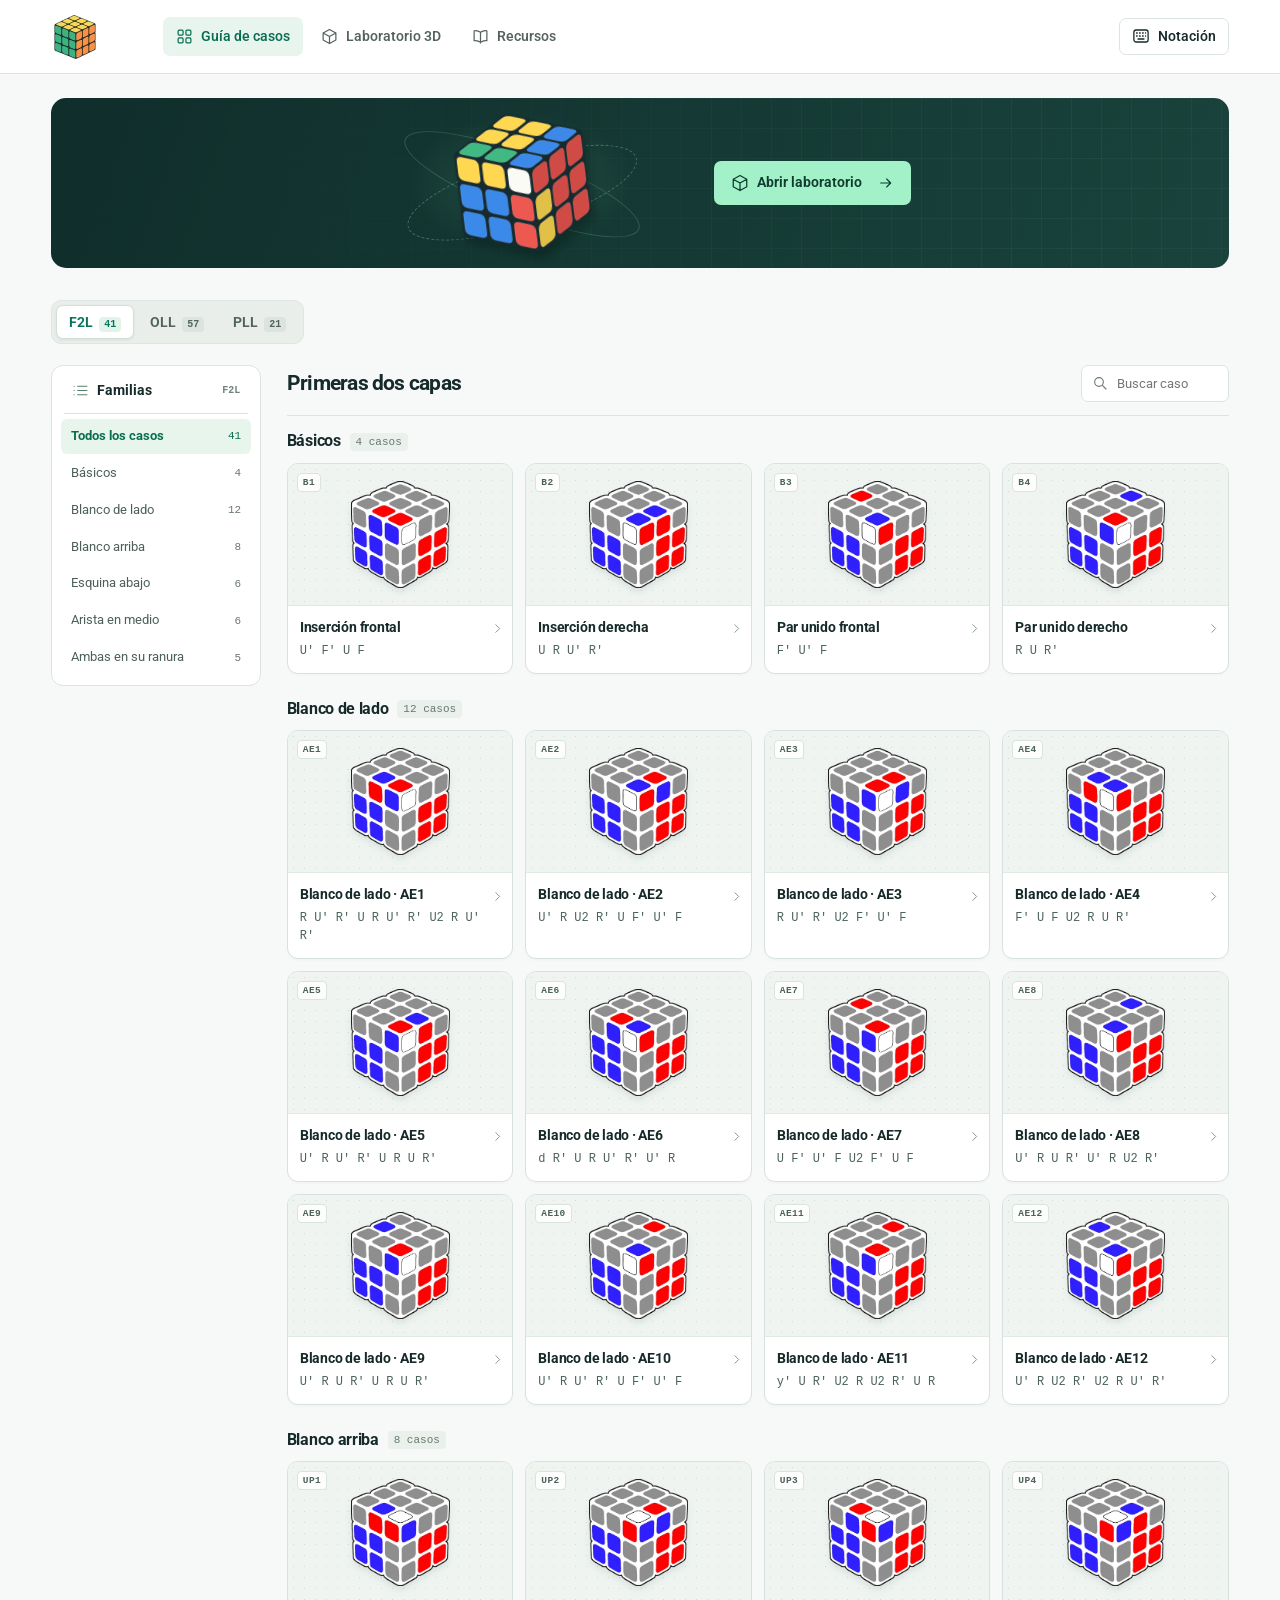
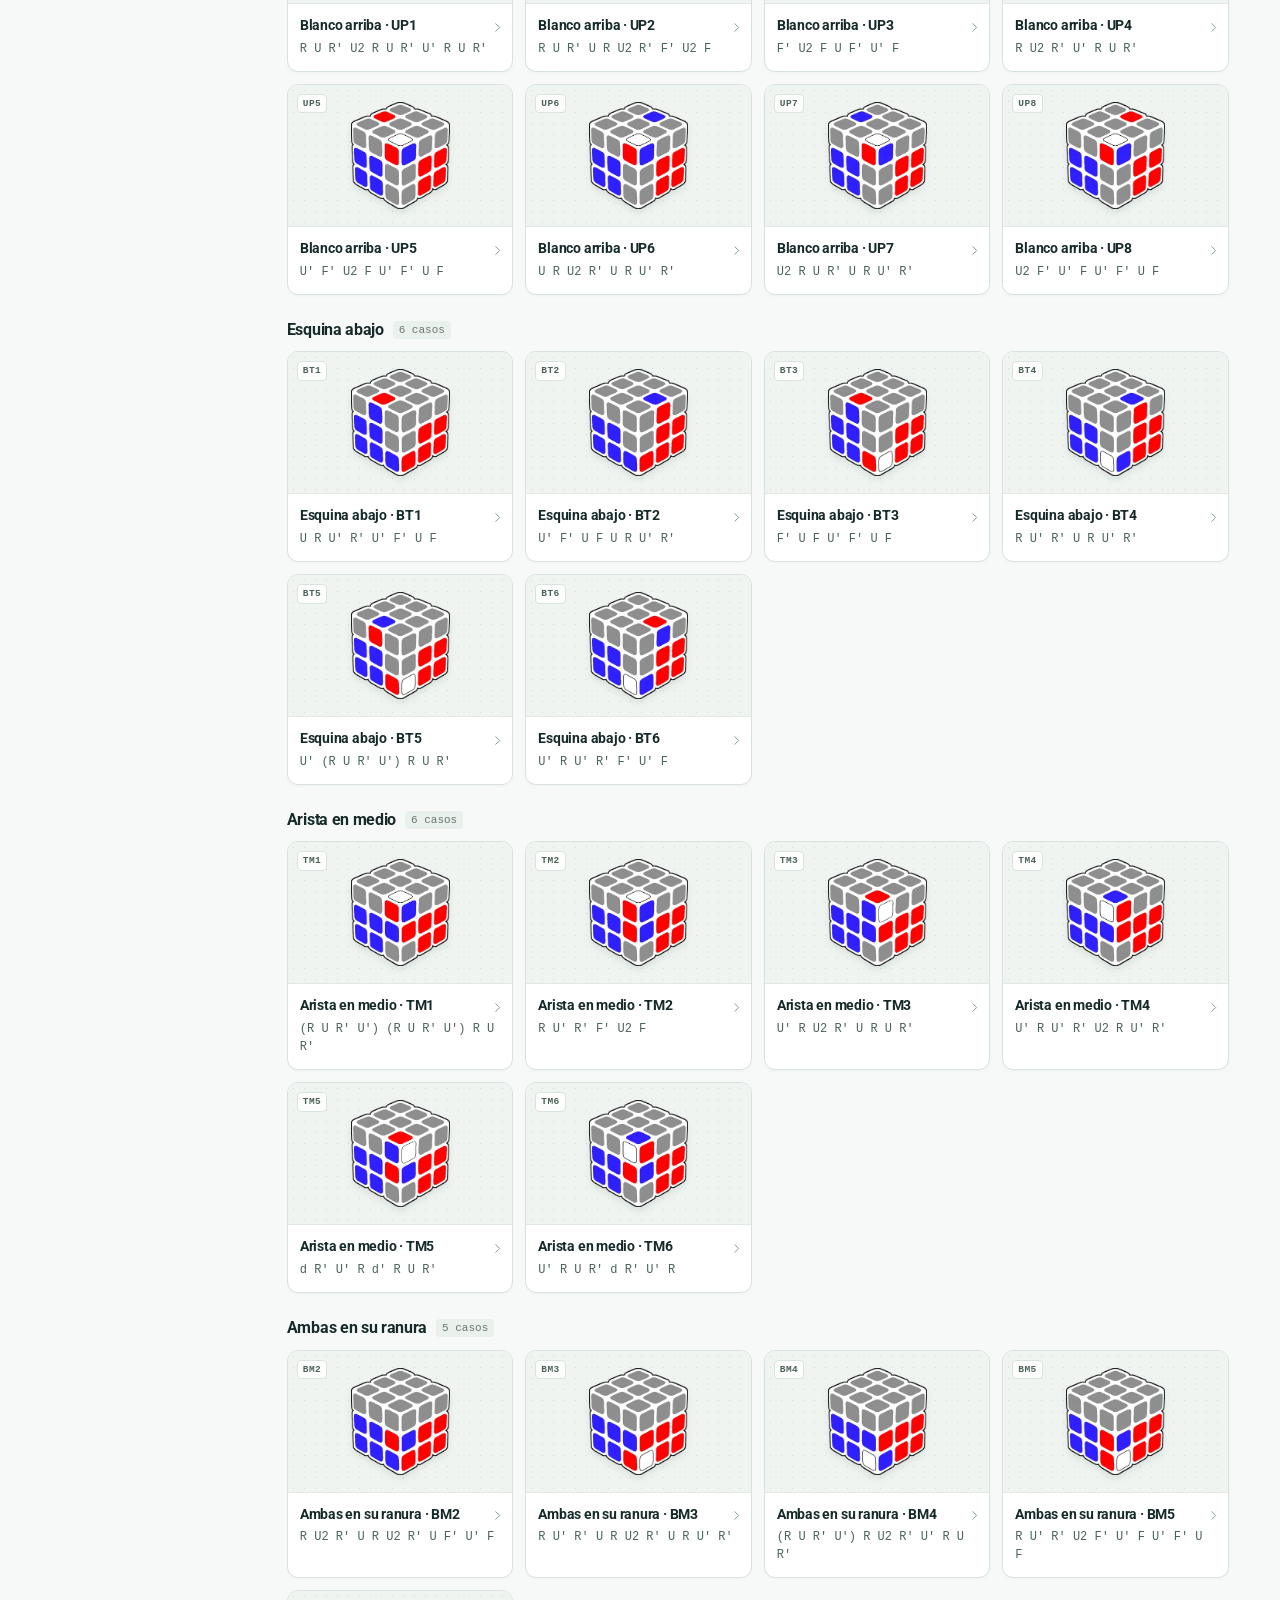
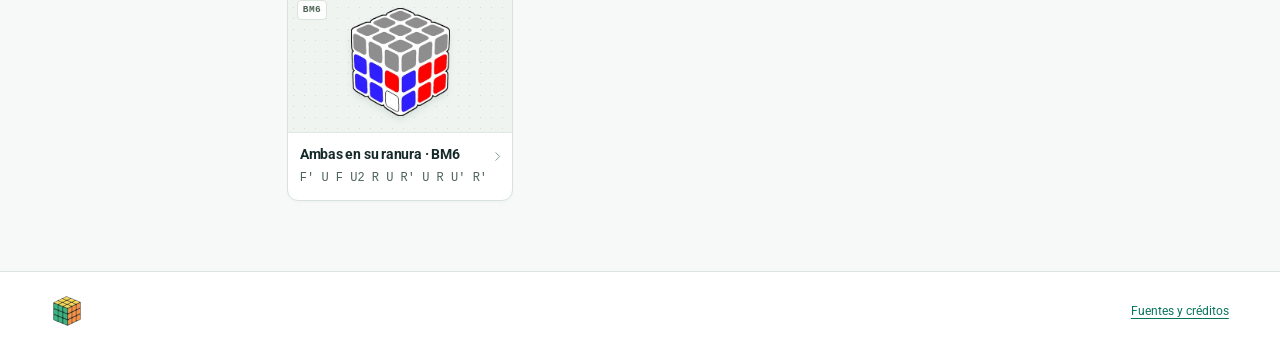
<file: index.html>
<!doctype html>
<html lang="es"><head><meta charset="utf-8"><meta name="viewport" content="width=device-width, initial-scale=1"><meta name="theme-color" content="#102b29"><meta name="description" content="Guía visual en español para los 119 casos de F2L, OLL y PLL, con un cubo 3D personalizable."><title>Guía de casos</title><link rel="icon" href="assets/marca.svg"><link rel="stylesheet" href="estilos.css"><script type="module" src="js/common.mjs"></script><script type="module" src="js/guia.mjs"></script><meta name="apple-mobile-web-app-capable" content="yes"><meta name="apple-mobile-web-app-status-bar-style" content="black-translucent"><meta name="apple-mobile-web-app-title" content="Rubik 3D"><meta name="mobile-web-app-capable" content="yes"><link rel="icon" type="image/png" sizes="32x32" href="favicon-32.png"><link rel="icon" type="image/png" sizes="64x64" href="favicon-64.png"><link rel="shortcut icon" href="favicon.ico"><link rel="apple-touch-icon" sizes="180x180" href="apple-touch-icon.png"><link rel="manifest" href="manifest.json"><style id="rubik-kids-loader-style">
#rubik-kids-loader {
  position: fixed;
  inset: 0;
  z-index: 99999;
  background: radial-gradient(circle at 50% 35%, #FFF9D2 0%, #B8ECFF 52%, #7CCBFF 100%);
  display: flex;
  flex-direction: column;
  align-items: center;
  justify-content: center;
  overflow: hidden;
  user-select: none;
  -webkit-user-select: none;
  font-family: "Arial Rounded MT Bold", "Nunito", "Fredoka", system-ui, -apple-system, sans-serif;
  transition: transform 0.55s cubic-bezier(0.68, -0.55, 0.27, 1.55), opacity 0.45s ease;
}
#rubik-kids-loader.rkl-exit {
  transform: scale(1.22);
  opacity: 0;
  pointer-events: none;
}
.rkl-rays {
  position: absolute;
  width: 200vmax;
  height: 200vmax;
  top: 50%;
  left: 50%;
  transform: translate(-50%, -50%);
  background: repeating-conic-gradient(from 0deg, rgba(255, 255, 255, 0.28) 0deg 12deg, transparent 12deg 24deg);
  animation: rkl-spin 22s linear infinite;
  pointer-events: none;
}
.rkl-cloud {
  position: absolute;
  fill: #FFFFFF;
  opacity: 0.88;
  filter: drop-shadow(0 6px 0 rgba(0, 115, 177, 0.12));
  animation: rkl-float 4s ease-in-out infinite alternate;
  pointer-events: none;
}
.rkl-c1 { width: 130px; top: 8%; left: 6%; animation-duration: 3.6s; }
.rkl-c2 { width: 110px; top: 14%; right: 6%; animation-duration: 4.4s; animation-delay: -1.5s; }
.rkl-c3 { width: 95px; bottom: 16%; left: 8%; animation-duration: 4.1s; animation-delay: -0.8s; }
.rkl-c4 { width: 115px; bottom: 20%; right: 7%; animation-duration: 3.8s; animation-delay: -2.2s; }
.rkl-title {
  position: relative;
  z-index: 3;
  display: flex;
  gap: 5px;
  margin-bottom: 16px;
}
.rkl-let {
  display: inline-flex;
  align-items: center;
  justify-content: center;
  width: 46px;
  height: 56px;
  border-radius: 14px;
  font-size: 33px;
  font-weight: 900;
  color: #FFFFFF;
  border: 3.5px solid #22252A;
  box-shadow: 0 6px 0 #22252A, inset 0 4px 0 rgba(255,255,255,0.45);
  text-shadow: 0 2px 0 rgba(0,0,0,0.3);
  animation: rkl-letter-bounce 1.4s cubic-bezier(0.34, 1.56, 0.64, 1) infinite;
}
.rkl-let:nth-child(1) { background: #ED5149; animation-delay: 0.00s; transform: rotate(-5deg); }
.rkl-let:nth-child(2) { background: #FF8A2B; animation-delay: 0.10s; transform: rotate(3deg); }
.rkl-let:nth-child(3) { background: #FFD64A; color: #22252A; text-shadow: 0 2px 0 rgba(255,255,255,0.5); animation-delay: 0.20s; transform: rotate(-3deg); }
.rkl-let:nth-child(4) { background: #38B67D; animation-delay: 0.30s; transform: rotate(4deg); }
.rkl-let:nth-child(5) { background: #3384E9; animation-delay: 0.40s; transform: rotate(-4deg); }
.rkl-stage-wrap {
  position: relative;
  z-index: 3;
  width: min(310px, 82vw);
  height: min(310px, 82vw);
  display: flex;
  align-items: center;
  justify-content: center;
}
.rkl-stage-svg {
  width: 100%;
  height: 100%;
  overflow: visible;
  filter: drop-shadow(0 14px 20px rgba(0, 60, 110, 0.22));
}
.rkl-cube-group {
  transform-origin: 150px 150px;
  animation: rkl-board-pop 3s ease-in-out infinite;
}
.rkl-piece-top {
  transform-origin: 150px 75px;
  animation: rkl-hop-top 3s cubic-bezier(0.34, 1.56, 0.64, 1) infinite;
}
.rkl-piece-left {
  transform-origin: 95px 175px;
  animation: rkl-hop-left 3s cubic-bezier(0.34, 1.56, 0.64, 1) infinite;
}
.rkl-piece-right {
  transform-origin: 205px 175px;
  animation: rkl-hop-right 3s cubic-bezier(0.34, 1.56, 0.64, 1) infinite;
}
.rkl-piece-pair {
  transform-origin: 150px 145px;
  animation: rkl-hop-pair 3s cubic-bezier(0.34, 1.56, 0.64, 1) infinite;
}
.rkl-eyes {
  transform-origin: center;
  animation: rkl-blink 2.4s infinite;
}
.rkl-star-burst {
  transform-origin: 150px 150px;
  animation: rkl-stars-pop 3s ease-out infinite;
}
.rkl-bar-shell {
  position: relative;
  z-index: 3;
  width: min(260px, 74vw);
  height: 26px;
  background: #FFFFFF;
  border: 4px solid #22252A;
  border-radius: 999px;
  padding: 2px;
  box-shadow: 0 6px 0 #22252A;
  margin-top: 14px;
  overflow: hidden;
}
.rkl-bar-fill {
  height: 100%;
  width: 0%;
  border-radius: 999px;
  background: repeating-linear-gradient(-45deg, #38B67D 0px 14px, #5CE194 14px 28px);
  background-size: 40px 40px;
  box-shadow: inset 0 4px 0 rgba(255, 255, 255, 0.45);
  animation: rkl-bar-load 2.65s cubic-bezier(0.25, 0.9, 0.35, 1) forwards, rkl-stripes 0.7s linear infinite;
}
@keyframes rkl-spin { from { transform: translate(-50%, -50%) rotate(0deg); } to { transform: translate(-50%, -50%) rotate(360deg); } }
@keyframes rkl-float { from { transform: translateY(-8px) scale(0.98); } to { transform: translateY(8px) scale(1.03); } }
@keyframes rkl-letter-bounce {
  0%, 100% { transform: translateY(0) scale(1, 1); }
  30% { transform: translateY(-14px) scale(0.92, 1.12); }
  55% { transform: translateY(3px) scale(1.12, 0.88); }
  75% { transform: translateY(-4px) scale(0.97, 1.03); }
}
@keyframes rkl-board-pop {
  0% { transform: scale(0.86) rotate(-3deg); }
  22% { transform: scale(1.03) rotate(1deg); }
  70% { transform: scale(1) rotate(0deg); }
  82% { transform: scale(1.08) rotate(-2deg); }
  92%, 100% { transform: scale(1) rotate(0deg); }
}
@keyframes rkl-hop-left {
  0%, 6% { transform: translate(-95px, 60px) rotate(-25deg) scale(0.6); opacity: 0; }
  24% { transform: translate(5px, -5px) rotate(5deg) scale(1.06, 0.92); opacity: 1; }
  34%, 78% { transform: translate(0, 0) rotate(0deg) scale(1); opacity: 1; }
  85% { transform: translate(0, -8px) scale(1.04); opacity: 1; }
  95%, 100% { transform: translate(0, 0) scale(1); opacity: 1; }
}
@keyframes rkl-hop-right {
  0%, 16% { transform: translate(95px, 60px) rotate(25deg) scale(0.6); opacity: 0; }
  34% { transform: translate(-5px, -5px) rotate(-5deg) scale(1.06, 0.92); opacity: 1; }
  44%, 78% { transform: translate(0, 0) rotate(0deg) scale(1); opacity: 1; }
  86% { transform: translate(0, -8px) scale(1.04); opacity: 1; }
  95%, 100% { transform: translate(0, 0) scale(1); opacity: 1; }
}
@keyframes rkl-hop-top {
  0%, 28% { transform: translate(0, -110px) rotate(-18deg) scale(0.55); opacity: 0; }
  48% { transform: translate(0, 6px) rotate(4deg) scale(1.1, 0.88); opacity: 1; }
  58%, 78% { transform: translate(0, 0) rotate(0deg) scale(1); opacity: 1; }
  87% { transform: translate(0, -10px) scale(1.06); opacity: 1; }
  95%, 100% { transform: translate(0, 0) scale(1); opacity: 1; }
}
@keyframes rkl-hop-pair {
  0%, 44% { transform: translate(0, -130px) scale(0.4) rotate(180deg); opacity: 0; }
  66% { transform: translate(0, 7px) scale(1.16, 0.85) rotate(0deg); opacity: 1; }
  76% { transform: translate(0, 0) scale(1); opacity: 1; }
  85% { transform: translate(0, -10px) scale(1.08); opacity: 1; }
  95%, 100% { transform: translate(0, 0) scale(1); opacity: 1; }
}
@keyframes rkl-blink {
  0%, 44%, 50%, 94%, 100% { transform: scaleY(1); }
  47%, 97% { transform: scaleY(0.12); }
}
@keyframes rkl-stars-pop {
  0%, 64% { transform: scale(0.3); opacity: 0; }
  78% { transform: scale(1.15); opacity: 1; }
  92% { transform: scale(1.28); opacity: 0.9; }
  100% { transform: scale(1.35); opacity: 0; }
}
@keyframes rkl-bar-load {
  0% { width: 6%; }
  35% { width: 44%; }
  70% { width: 84%; }
  100% { width: 100%; }
}
@keyframes rkl-stripes {
  from { background-position: 0 0; }
  to { background-position: 40px 0; }
}
</style></head><body><div id="rubik-kids-loader" aria-hidden="true">
  <div class="rkl-rays"></div>
  <svg class="rkl-cloud rkl-c1" viewBox="0 0 120 60"><path d="M25,50 h70 a18,18 0 0,0 4,-35 a24,24 0 0,0 -45,-8 a20,20 0 0,0 -32,16 a15,15 0 0,0 3,27 z"/></svg>
  <svg class="rkl-cloud rkl-c2" viewBox="0 0 120 60"><path d="M25,50 h70 a18,18 0 0,0 4,-35 a24,24 0 0,0 -45,-8 a20,20 0 0,0 -32,16 a15,15 0 0,0 3,27 z"/></svg>
  <svg class="rkl-cloud rkl-c3" viewBox="0 0 120 60"><path d="M25,50 h70 a18,18 0 0,0 4,-35 a24,24 0 0,0 -45,-8 a20,20 0 0,0 -32,16 a15,15 0 0,0 3,27 z"/></svg>
  <svg class="rkl-cloud rkl-c4" viewBox="0 0 120 60"><path d="M25,50 h70 a18,18 0 0,0 4,-35 a24,24 0 0,0 -45,-8 a20,20 0 0,0 -32,16 a15,15 0 0,0 3,27 z"/></svg>
  <div class="rkl-title">
    <span class="rkl-let">R</span>
    <span class="rkl-let">U</span>
    <span class="rkl-let">B</span>
    <span class="rkl-let">I</span>
    <span class="rkl-let">K</span>
  </div>
  <div class="rkl-stage-wrap">
    <svg class="rkl-stage-svg" viewBox="0 0 300 300">
      <g class="rkl-star-burst">
        <polygon points="25,35 30,22 43,18 31,12 27,0 20,11 7,13 18,22" fill="#FFD700" stroke="#22252A" stroke-width="2.5"/>
        <polygon points="272,38 277,25 290,21 278,15 274,3 267,14 254,16 265,25" fill="#FF4081" stroke="#22252A" stroke-width="2.5"/>
        <polygon points="278,265 283,252 296,248 284,242 280,230 273,241 260,243 271,252" fill="#FFD700" stroke="#22252A" stroke-width="2.5"/>
        <polygon points="22,262 27,249 40,245 28,239 24,227 17,238 4,240 15,249" fill="#00E676" stroke="#22252A" stroke-width="2.5"/>
        <circle cx="150" cy="10" r="7" fill="#FFD700" stroke="#22252A" stroke-width="2.5"/>
        <circle cx="288" cy="150" r="7" fill="#3384E9" stroke="#22252A" stroke-width="2.5"/>
        <circle cx="12" cy="150" r="7" fill="#ED5149" stroke="#22252A" stroke-width="2.5"/>
      </g>
      <g class="rkl-cube-group">
        <!-- Isometric 3D Cartoon Cube Shadow & Base Core -->
        <polygon points="150,26 262,84 262,212 150,272 38,212 38,84" fill="#172B30" stroke="#172B30" stroke-width="10" stroke-linejoin="round"/>

        <!-- 1. LEFT FACE CUBIE MASCOT (Blue F2L Block) -->
        <g class="rkl-piece-left">
          <polygon points="44,92 146,146 146,264 44,208" fill="#3384E9" stroke="#172B30" stroke-width="5" stroke-linejoin="round"/>
          <line x1="78" y1="110" x2="78" y2="227" stroke="#172B30" stroke-width="4"/>
          <line x1="112" y1="128" x2="112" y2="245" stroke="#172B30" stroke-width="4"/>
          <line x1="44" y1="131" x2="146" y2="185" stroke="#172B30" stroke-width="4"/>
          <line x1="44" y1="170" x2="146" y2="224" stroke="#172B30" stroke-width="4"/>
          <g class="rkl-eyes">
            <circle cx="76" cy="168" r="9" fill="#FFFFFF" stroke="#172B30" stroke-width="3"/>
            <circle cx="78" cy="168" r="4.5" fill="#172B30"/>
            <circle cx="76" cy="166" r="1.8" fill="#FFFFFF"/>
            <circle cx="110" cy="185" r="9" fill="#FFFFFF" stroke="#172B30" stroke-width="3"/>
            <circle cx="112" cy="185" r="4.5" fill="#172B30"/>
            <circle cx="110" cy="183" r="1.8" fill="#FFFFFF"/>
          </g>
          <ellipse cx="65" cy="175" rx="4.5" ry="2.8" fill="#FF5252" opacity="0.6"/>
          <ellipse cx="121" cy="202" rx="4.5" ry="2.8" fill="#FF5252" opacity="0.6"/>
          <path d="M84,187 Q93,200 102,195" fill="none" stroke="#172B30" stroke-width="3.5" stroke-linecap="round"/>
        </g>

        <!-- 2. RIGHT FACE CUBIE MASCOT (Red F2L Block) -->
        <g class="rkl-piece-right">
          <polygon points="154,146 256,92 256,208 154,264" fill="#ED5149" stroke="#172B30" stroke-width="5" stroke-linejoin="round"/>
          <line x1="188" y1="128" x2="188" y2="245" stroke="#172B30" stroke-width="4"/>
          <line x1="222" y1="110" x2="222" y2="227" stroke="#172B30" stroke-width="4"/>
          <line x1="154" y1="185" x2="256" y2="131" stroke="#172B30" stroke-width="4"/>
          <line x1="154" y1="224" x2="256" y2="170" stroke="#172B30" stroke-width="4"/>
          <g class="rkl-eyes">
            <circle cx="190" cy="185" r="9" fill="#FFFFFF" stroke="#172B30" stroke-width="3"/>
            <circle cx="188" cy="185" r="4.5" fill="#172B30"/>
            <circle cx="186" cy="183" r="1.8" fill="#FFFFFF"/>
            <circle cx="224" cy="168" r="9" fill="#FFFFFF" stroke="#172B30" stroke-width="3"/>
            <circle cx="222" cy="168" r="4.5" fill="#172B30"/>
            <circle cx="220" cy="166" r="1.8" fill="#FFFFFF"/>
          </g>
          <ellipse cx="179" cy="202" rx="4.5" ry="2.8" fill="#FFD64A" opacity="0.6"/>
          <ellipse cx="235" cy="175" rx="4.5" ry="2.8" fill="#FFD64A" opacity="0.6"/>
          <path d="M198,195 Q207,200 216,187" fill="none" stroke="#172B30" stroke-width="3.5" stroke-linecap="round"/>
        </g>

        <!-- 3. TOP FACE CUBIE MASCOT (Yellow OLL Layer) -->
        <g class="rkl-piece-top">
          <polygon points="150,32 254,86 150,140 46,86" fill="#FFD64A" stroke="#172B30" stroke-width="5" stroke-linejoin="round"/>
          <line x1="81" y1="68" x2="185" y2="122" stroke="#172B30" stroke-width="4"/>
          <line x1="115" y1="50" x2="219" y2="104" stroke="#172B30" stroke-width="4"/>
          <line x1="185" y1="50" x2="81" y2="104" stroke="#172B30" stroke-width="4"/>
          <line x1="219" y1="68" x2="115" y2="122" stroke="#172B30" stroke-width="4"/>
          <g class="rkl-eyes">
            <circle cx="130" cy="84" r="9.5" fill="#FFFFFF" stroke="#172B30" stroke-width="3"/>
            <circle cx="130" cy="85" r="4.6" fill="#172B30"/>
            <circle cx="128" cy="83" r="1.8" fill="#FFFFFF"/>
            <circle cx="170" cy="84" r="9.5" fill="#FFFFFF" stroke="#172B30" stroke-width="3"/>
            <circle cx="170" cy="85" r="4.6" fill="#172B30"/>
            <circle cx="168" cy="83" r="1.8" fill="#FFFFFF"/>
          </g>
          <ellipse cx="116" cy="92" rx="5" ry="3" fill="#FF5252" opacity="0.55"/>
          <ellipse cx="184" cy="92" rx="5" ry="3" fill="#FF5252" opacity="0.55"/>
          <path d="M140,95 Q150,106 160,95" fill="none" stroke="#172B30" stroke-width="3.5" stroke-linecap="round"/>
        </g>

        <!-- 4. FRONT CORNER F2L PAIR MASCOT POPPING INTO SLOT -->
        <g class="rkl-piece-pair">
          <polygon points="150,104 184,122 150,140 116,122" fill="#38B67D" stroke="#172B30" stroke-width="4.5" stroke-linejoin="round"/>
          <polygon points="112,128 146,146 146,185 112,167" fill="#FF8A2B" stroke="#172B30" stroke-width="4.5" stroke-linejoin="round"/>
          <polygon points="154,146 188,128 188,167 154,185" fill="#FBFBF6" stroke="#172B30" stroke-width="4.5" stroke-linejoin="round"/>
        </g>
      </g>
    </svg>
  </div>
  <div class="rkl-bar-shell">
    <div class="rkl-bar-fill"></div>
  </div>
</div>
<script>
(function setupRubikKidsLoader() {
  const loader = document.getElementById("rubik-kids-loader");
  if (!loader) return;
  let dismissed = false;
  function dismiss() {
    if (dismissed) return;
    dismissed = true;
    loader.classList.add("rkl-exit");
    setTimeout(() => {
      loader.remove();
      document.getElementById("rubik-kids-loader-style")?.remove();
    }, 560);
  }
  loader.addEventListener("click", dismiss);
  setTimeout(dismiss, 2700);
})();
</script>
<a class="skip" href="#principal">Saltar al contenido</a><header class="site-header"><div class="header-inner"><a class="brand" href="index.html" aria-label="Ir a la guía de casos"><picture><source media="(prefers-reduced-motion: reduce)" srcset="assets/marca.svg"><img src="assets/cubo-animado.webp" alt="" width="46" height="46"></picture></a><nav aria-label="Principal"><a href="index.html" aria-current="page"><svg class="icon" aria-hidden="true" width="17" height="17" viewBox="0 0 24 24" fill="none" stroke="currentColor" stroke-width="1.7" stroke-linecap="round" stroke-linejoin="round"><rect x="3" y="3" width="7" height="7" rx="1.5"/><rect x="14" y="3" width="7" height="7" rx="1.5"/><rect x="3" y="14" width="7" height="7" rx="1.5"/><rect x="14" y="14" width="7" height="7" rx="1.5"/></svg>Guía de casos</a><a href="laboratorio.html" ><svg class="icon" aria-hidden="true" width="17" height="17" viewBox="0 0 24 24" fill="none" stroke="currentColor" stroke-width="1.7" stroke-linecap="round" stroke-linejoin="round"><path d="m12 2 9 5v10l-9 5-9-5V7zM3 7l9 5 9-5m-9 5v10"/></svg>Laboratorio 3D</a><a href="recursos.html" ><svg class="icon" aria-hidden="true" width="17" height="17" viewBox="0 0 24 24" fill="none" stroke="currentColor" stroke-width="1.7" stroke-linecap="round" stroke-linejoin="round"><path d="M12 6v15M3 4c4-1 6 0 9 2 3-2 5-3 9-2v14c-4-1-6 0-9 2-3-2-5-3-9-2Z"/></svg>Recursos</a></nav><button class="notation-button" data-notation><svg class="icon" aria-hidden="true" width="18" height="18" viewBox="0 0 24 24" fill="none" stroke="currentColor" stroke-width="1.7" stroke-linecap="round" stroke-linejoin="round"><rect x="2.5" y="4" width="19" height="16" rx="3"/><path d="M6 8h1m3 0h1m3 0h1m3 0h.2M6 12h1m3 0h1m3 0h1m3 0h.2M8 16h8"/></svg><span>Notación</span></button></div></header>
<main id="principal" class="wrap"><section class="hero" aria-label="Acceso al laboratorio"><div class="hero-art" aria-hidden="true"><div class="halo"></div><div class="orbit o1"></div><div class="orbit o2"></div><svg class="cube-render" role="img" aria-label="Cubo 3D" viewBox="0 -10 240 240" xmlns="http://www.w3.org/2000/svg"><g data-sticker="0"><path d="M110.04 1.35 Q105.77 -0.11 102.56 1.82 L79.75 15.56 Q76.54 17.50 80.81 18.96 L111.07 29.31 Q115.33 30.77 118.55 28.83 L141.35 15.10 Q144.57 13.16 140.30 11.70 L110.04 1.35Z" fill="#172b30" stroke="#172b30" stroke-width="1.1"/><path d="M114.42 4.85 Q106.47 2.13 100.47 5.74 L87.48 13.57 Q81.48 17.18 89.44 19.91 L106.68 25.81 Q114.64 28.53 120.64 24.92 L133.63 17.09 Q139.63 13.47 131.67 10.75 L114.42 4.85Z" fill="#ffd64a" stroke="#ffffff" stroke-opacity=".22" stroke-width=".7"/><path d="M114.42 4.85 Q106.47 2.13 100.47 5.74 L87.48 13.57 Q81.48 17.18 89.44 19.91 L106.68 25.81 Q114.64 28.53 120.64 24.92 L133.63 17.09 Q139.63 13.47 131.67 10.75 L114.42 4.85Z" fill="#fff" opacity=".045"/></g><g data-sticker="17"><path d="M221.01 163.11 Q221.01 167.87 217.79 169.81 L194.99 183.55 Q191.77 185.48 191.77 180.72 L191.77 146.96 Q191.77 142.20 194.99 140.26 L217.79 126.53 Q221.01 124.59 221.01 129.35 L221.01 163.11Z" fill="#172b30" stroke="#172b30" stroke-width="1.1"/><path d="M218.88 157.13 Q218.88 166.01 212.89 169.62 L199.89 177.45 Q193.90 181.06 193.90 172.18 L193.90 152.94 Q193.90 144.07 199.89 140.45 L212.89 132.63 Q218.88 129.01 218.88 137.89 L218.88 157.13Z" fill="#ed5149" stroke="#ffffff" stroke-opacity=".22" stroke-width=".7"/><path d="M218.88 157.13 Q218.88 166.01 212.89 169.62 L199.89 177.45 Q193.90 181.06 193.90 172.18 L193.90 152.94 Q193.90 144.07 199.89 140.45 L212.89 132.63 Q218.88 129.01 218.88 137.89 L218.88 157.13Z" fill="#001d2a" opacity=".12"/></g><g data-sticker="24"><path d="M23.20 182.22 Q18.94 180.76 18.94 176.00 L18.94 142.24 Q18.94 137.48 23.20 138.94 L53.46 149.29 Q57.73 150.75 57.73 155.52 L57.73 189.27 Q57.73 194.04 53.46 192.58 L23.20 182.22Z" fill="#172b30" stroke="#172b30" stroke-width="1.1"/><path d="M29.71 181.31 Q21.76 178.58 21.76 169.71 L21.76 150.47 Q21.76 141.59 29.71 144.31 L46.96 150.21 Q54.91 152.93 54.91 161.81 L54.91 181.05 Q54.91 189.93 46.96 187.21 L29.71 181.31Z" fill="#3384e9" stroke="#ffffff" stroke-opacity=".22" stroke-width=".7"/><path d="M29.71 181.31 Q21.76 178.58 21.76 169.71 L21.76 150.47 Q21.76 141.59 29.71 144.31 L46.96 150.21 Q54.91 152.93 54.91 161.81 L54.91 181.05 Q54.91 189.93 46.96 187.21 L29.71 181.31Z" fill="#fff" opacity=".045"/></g><g data-sticker="1"><path d="M148.37 14.46 Q144.11 13.00 140.89 14.94 L118.09 28.68 Q114.87 30.61 119.14 32.07 L149.40 42.43 Q153.67 43.89 156.88 41.95 L179.69 28.21 Q182.90 26.27 178.63 24.81 L148.37 14.46Z" fill="#172b30" stroke="#172b30" stroke-width="1.1"/><path d="M152.76 17.97 Q144.80 15.25 138.80 18.86 L125.81 26.69 Q119.81 30.30 127.77 33.02 L145.01 38.92 Q152.97 41.64 158.97 38.03 L171.96 30.20 Q177.96 26.59 170.00 23.87 L152.76 17.97Z" fill="#ffd64a" stroke="#ffffff" stroke-opacity=".22" stroke-width=".7"/><path d="M152.76 17.97 Q144.80 15.25 138.80 18.86 L125.81 26.69 Q119.81 30.30 127.77 33.02 L145.01 38.92 Q152.97 41.64 158.97 38.03 L171.96 30.20 Q177.96 26.59 170.00 23.87 L152.76 17.97Z" fill="#fff" opacity=".045"/></g><g data-sticker="14"><path d="M221.01 120.34 Q221.01 125.10 217.79 127.04 L194.99 140.78 Q191.77 142.72 191.77 137.95 L191.77 104.19 Q191.77 99.43 194.99 97.50 L217.79 83.76 Q221.01 81.82 221.01 86.58 L221.01 120.34Z" fill="#172b30" stroke="#172b30" stroke-width="1.1"/><path d="M218.88 114.36 Q218.88 123.24 212.89 126.85 L199.89 134.68 Q193.90 138.29 193.90 129.41 L193.90 110.18 Q193.90 101.30 199.89 97.68 L212.89 89.86 Q218.88 86.24 218.88 95.12 L218.88 114.36Z" fill="#ed5149" stroke="#ffffff" stroke-opacity=".22" stroke-width=".7"/><path d="M218.88 114.36 Q218.88 123.24 212.89 126.85 L199.89 134.68 Q193.90 138.29 193.90 129.41 L193.90 110.18 Q193.90 101.30 199.89 97.68 L212.89 89.86 Q218.88 86.24 218.88 95.12 L218.88 114.36Z" fill="#001d2a" opacity=".12"/></g><g data-sticker="3"><path d="M81.15 18.75 Q76.89 17.29 73.67 19.23 L50.87 32.97 Q47.65 34.90 51.92 36.36 L82.18 46.72 Q86.45 48.18 89.66 46.24 L112.46 32.50 Q115.68 30.56 111.41 29.10 L81.15 18.75Z" fill="#172b30" stroke="#172b30" stroke-width="1.1"/><path d="M85.54 22.26 Q77.58 19.53 71.58 23.15 L58.59 30.98 Q52.59 34.59 60.55 37.31 L77.79 43.21 Q85.75 45.93 91.75 42.32 L104.74 34.49 Q110.74 30.88 102.78 28.16 L85.54 22.26Z" fill="#ffd64a" stroke="#ffffff" stroke-opacity=".22" stroke-width=".7"/><path d="M85.54 22.26 Q77.58 19.53 71.58 23.15 L58.59 30.98 Q52.59 34.59 60.55 37.31 L77.79 43.21 Q85.75 45.93 91.75 42.32 L104.74 34.49 Q110.74 30.88 102.78 28.16 L85.54 22.26Z" fill="#fff" opacity=".045"/></g><g data-sticker="16"><path d="M192.12 180.51 Q192.12 185.27 188.90 187.21 L166.10 200.95 Q162.88 202.89 162.88 198.13 L162.88 164.37 Q162.88 159.61 166.10 157.67 L188.90 143.93 Q192.12 141.99 192.12 146.75 L192.12 180.51Z" fill="#172b30" stroke="#172b30" stroke-width="1.1"/><path d="M190.00 174.53 Q190.00 183.41 184.00 187.02 L171.01 194.85 Q165.01 198.46 165.01 189.59 L165.01 170.35 Q165.01 161.47 171.01 157.86 L184.00 150.03 Q190.00 146.42 190.00 155.29 L190.00 174.53Z" fill="#ed5149" stroke="#ffffff" stroke-opacity=".22" stroke-width=".7"/><path d="M190.00 174.53 Q190.00 183.41 184.00 187.02 L171.01 194.85 Q165.01 198.46 165.01 189.59 L165.01 170.35 Q165.01 161.47 171.01 157.86 L184.00 150.03 Q190.00 146.42 190.00 155.29 L190.00 174.53Z" fill="#001d2a" opacity=".12"/></g><g data-sticker="21"><path d="M23.20 139.46 Q18.94 138.00 18.94 133.23 L18.94 99.48 Q18.94 94.71 23.20 96.17 L53.46 106.53 Q57.73 107.99 57.73 112.75 L57.73 146.51 Q57.73 151.27 53.46 149.81 L23.20 139.46Z" fill="#172b30" stroke="#172b30" stroke-width="1.1"/><path d="M29.71 138.54 Q21.76 135.82 21.76 126.94 L21.76 107.70 Q21.76 98.82 29.71 101.54 L46.96 107.44 Q54.91 110.17 54.91 119.04 L54.91 138.28 Q54.91 147.16 46.96 144.44 L29.71 138.54Z" fill="#3384e9" stroke="#ffffff" stroke-opacity=".22" stroke-width=".7"/><path d="M29.71 138.54 Q21.76 135.82 21.76 126.94 L21.76 107.70 Q21.76 98.82 29.71 101.54 L46.96 107.44 Q54.91 110.17 54.91 119.04 L54.91 138.28 Q54.91 147.16 46.96 144.44 L29.71 138.54Z" fill="#fff" opacity=".045"/></g><g data-sticker="25"><path d="M61.54 195.34 Q57.27 193.88 57.27 189.12 L57.27 155.36 Q57.27 150.60 61.54 152.06 L91.80 162.41 Q96.07 163.87 96.07 168.63 L96.07 202.39 Q96.07 207.15 91.80 205.69 L61.54 195.34Z" fill="#172b30" stroke="#172b30" stroke-width="1.1"/><path d="M68.05 194.42 Q60.09 191.70 60.09 182.82 L60.09 163.58 Q60.09 154.70 68.05 157.43 L85.29 163.33 Q93.25 166.05 93.25 174.93 L93.25 194.16 Q93.25 203.04 85.29 200.32 L68.05 194.42Z" fill="#3384e9" stroke="#ffffff" stroke-opacity=".22" stroke-width=".7"/><path d="M68.05 194.42 Q60.09 191.70 60.09 182.82 L60.09 163.58 Q60.09 154.70 68.05 157.43 L85.29 163.33 Q93.25 166.05 93.25 174.93 L93.25 194.16 Q93.25 203.04 85.29 200.32 L68.05 194.42Z" fill="#fff" opacity=".045"/></g><g data-sticker="2"><path d="M186.71 27.58 Q182.44 26.12 179.23 28.05 L156.42 41.79 Q153.21 43.73 157.47 45.19 L187.73 55.54 Q192.00 57.00 195.22 55.06 L218.02 41.33 Q221.24 39.39 216.97 37.93 L186.71 27.58Z" fill="#172b30" stroke="#172b30" stroke-width="1.1"/><path d="M191.09 31.08 Q183.14 28.36 177.14 31.97 L164.15 39.80 Q158.15 43.41 166.11 46.14 L183.35 52.03 Q191.31 54.76 197.30 51.14 L210.30 43.32 Q216.29 39.70 208.34 36.98 L191.09 31.08Z" fill="#3384e9" stroke="#ffffff" stroke-opacity=".22" stroke-width=".7"/><path d="M191.09 31.08 Q183.14 28.36 177.14 31.97 L164.15 39.80 Q158.15 43.41 166.11 46.14 L183.35 52.03 Q191.31 54.76 197.30 51.14 L210.30 43.32 Q216.29 39.70 208.34 36.98 L191.09 31.08Z" fill="#fff" opacity=".045"/></g><g data-sticker="11"><path d="M221.01 77.57 Q221.01 82.33 217.79 84.27 L194.99 98.01 Q191.77 99.95 191.77 95.19 L191.77 61.43 Q191.77 56.67 194.99 54.73 L217.79 40.99 Q221.01 39.05 221.01 43.81 L221.01 77.57Z" fill="#172b30" stroke="#172b30" stroke-width="1.1"/><path d="M218.88 71.59 Q218.88 80.47 212.89 84.08 L199.89 91.91 Q193.90 95.52 193.90 86.65 L193.90 67.41 Q193.90 58.53 199.89 54.92 L212.89 47.09 Q218.88 43.48 218.88 52.35 L218.88 71.59Z" fill="#ed5149" stroke="#ffffff" stroke-opacity=".22" stroke-width=".7"/><path d="M218.88 71.59 Q218.88 80.47 212.89 84.08 L199.89 91.91 Q193.90 95.52 193.90 86.65 L193.90 67.41 Q193.90 58.53 199.89 54.92 L212.89 47.09 Q218.88 43.48 218.88 52.35 L218.88 71.59Z" fill="#001d2a" opacity=".12"/></g><g data-sticker="4"><path d="M119.49 31.87 Q115.22 30.41 112.00 32.34 L89.20 46.08 Q85.99 48.02 90.25 49.48 L120.51 59.83 Q124.78 61.29 128.00 59.35 L150.80 45.61 Q154.01 43.68 149.75 42.22 L119.49 31.87Z" fill="#172b30" stroke="#172b30" stroke-width="1.1"/><path d="M123.87 35.37 Q115.91 32.65 109.92 36.26 L96.92 44.09 Q90.93 47.70 98.88 50.43 L116.13 56.32 Q124.09 59.05 130.08 55.43 L143.08 47.61 Q149.07 43.99 141.12 41.27 L123.87 35.37Z" fill="#ffd64a" stroke="#ffffff" stroke-opacity=".22" stroke-width=".7"/><path d="M123.87 35.37 Q115.91 32.65 109.92 36.26 L96.92 44.09 Q90.93 47.70 98.88 50.43 L116.13 56.32 Q124.09 59.05 130.08 55.43 L143.08 47.61 Q149.07 43.99 141.12 41.27 L123.87 35.37Z" fill="#fff" opacity=".045"/></g><g data-sticker="13"><path d="M192.12 137.75 Q192.12 142.51 188.90 144.44 L166.10 158.18 Q162.88 160.12 162.88 155.36 L162.88 121.60 Q162.88 116.84 166.10 114.90 L188.90 101.16 Q192.12 99.22 192.12 103.99 L192.12 137.75Z" fill="#172b30" stroke="#172b30" stroke-width="1.1"/><path d="M190.00 131.76 Q190.00 140.64 184.00 144.25 L171.01 152.08 Q165.01 155.70 165.01 146.82 L165.01 127.58 Q165.01 118.70 171.01 115.09 L184.00 107.26 Q190.00 103.65 190.00 112.53 L190.00 131.76Z" fill="#ed5149" stroke="#ffffff" stroke-opacity=".22" stroke-width=".7"/><path d="M190.00 131.76 Q190.00 140.64 184.00 144.25 L171.01 152.08 Q165.01 155.70 165.01 146.82 L165.01 127.58 Q165.01 118.70 171.01 115.09 L184.00 107.26 Q190.00 103.65 190.00 112.53 L190.00 131.76Z" fill="#001d2a" opacity=".12"/></g><g data-sticker="6"><path d="M52.27 36.15 Q48.00 34.69 44.78 36.63 L21.98 50.37 Q18.76 52.31 23.03 53.77 L53.29 64.12 Q57.56 65.58 60.77 63.64 L83.58 49.90 Q86.79 47.97 82.53 46.51 L52.27 36.15Z" fill="#172b30" stroke="#172b30" stroke-width="1.1"/><path d="M56.65 39.66 Q48.69 36.94 42.70 40.55 L29.70 48.38 Q23.71 51.99 31.66 54.71 L48.91 60.61 Q56.86 63.34 62.86 59.72 L75.85 51.89 Q81.85 48.28 73.89 45.56 L56.65 39.66Z" fill="#38b67d" stroke="#ffffff" stroke-opacity=".22" stroke-width=".7"/><path d="M56.65 39.66 Q48.69 36.94 42.70 40.55 L29.70 48.38 Q23.71 51.99 31.66 54.71 L48.91 60.61 Q56.86 63.34 62.86 59.72 L75.85 51.89 Q81.85 48.28 73.89 45.56 L56.65 39.66Z" fill="#fff" opacity=".045"/></g><g data-sticker="18"><path d="M23.20 96.69 Q18.94 95.23 18.94 90.47 L18.94 56.71 Q18.94 51.95 23.20 53.41 L53.46 63.76 Q57.73 65.22 57.73 69.98 L57.73 103.74 Q57.73 108.50 53.46 107.04 L23.20 96.69Z" fill="#172b30" stroke="#172b30" stroke-width="1.1"/><path d="M29.71 95.77 Q21.76 93.05 21.76 84.17 L21.76 64.93 Q21.76 56.05 29.71 58.78 L46.96 64.67 Q54.91 67.40 54.91 76.28 L54.91 95.51 Q54.91 104.39 46.96 101.67 L29.71 95.77Z" fill="#ffd64a" stroke="#ffffff" stroke-opacity=".22" stroke-width=".7"/><path d="M29.71 95.77 Q21.76 93.05 21.76 84.17 L21.76 64.93 Q21.76 56.05 29.71 58.78 L46.96 64.67 Q54.91 67.40 54.91 76.28 L54.91 95.51 Q54.91 104.39 46.96 101.67 L29.71 95.77Z" fill="#fff" opacity=".045"/></g><g data-sticker="22"><path d="M61.54 152.57 Q57.27 151.11 57.27 146.35 L57.27 112.59 Q57.27 107.83 61.54 109.29 L91.80 119.64 Q96.07 121.10 96.07 125.86 L96.07 159.62 Q96.07 164.38 91.80 162.92 L61.54 152.57Z" fill="#172b30" stroke="#172b30" stroke-width="1.1"/><path d="M68.05 151.65 Q60.09 148.93 60.09 140.05 L60.09 120.81 Q60.09 111.94 68.05 114.66 L85.29 120.56 Q93.25 123.28 93.25 132.16 L93.25 151.40 Q93.25 160.27 85.29 157.55 L68.05 151.65Z" fill="#3384e9" stroke="#ffffff" stroke-opacity=".22" stroke-width=".7"/><path d="M68.05 151.65 Q60.09 148.93 60.09 140.05 L60.09 120.81 Q60.09 111.94 68.05 114.66 L85.29 120.56 Q93.25 123.28 93.25 132.16 L93.25 151.40 Q93.25 160.27 85.29 157.55 L68.05 151.65Z" fill="#fff" opacity=".045"/></g><g data-sticker="15"><path d="M163.23 197.92 Q163.23 202.68 160.02 204.62 L137.21 218.35 Q134.00 220.29 134.00 215.53 L134.00 181.77 Q134.00 177.01 137.21 175.07 L160.02 161.33 Q163.23 159.40 163.23 164.16 L163.23 197.92Z" fill="#172b30" stroke="#172b30" stroke-width="1.1"/><path d="M161.11 191.94 Q161.11 200.81 155.11 204.43 L142.12 212.25 Q136.12 215.87 136.12 206.99 L136.12 187.75 Q136.12 178.87 142.12 175.26 L155.11 167.43 Q161.11 163.82 161.11 172.70 L161.11 191.94Z" fill="#ffd64a" stroke="#ffffff" stroke-opacity=".22" stroke-width=".7"/><path d="M161.11 191.94 Q161.11 200.81 155.11 204.43 L142.12 212.25 Q136.12 215.87 136.12 206.99 L136.12 187.75 Q136.12 178.87 142.12 175.26 L155.11 167.43 Q161.11 163.82 161.11 172.70 L161.11 191.94Z" fill="#001d2a" opacity=".12"/></g><g data-sticker="26"><path d="M99.87 208.45 Q95.61 206.99 95.61 202.23 L95.61 168.47 Q95.61 163.71 99.87 165.17 L130.13 175.52 Q134.40 176.98 134.40 181.74 L134.40 215.50 Q134.40 220.26 130.13 218.80 L99.87 208.45Z" fill="#172b30" stroke="#172b30" stroke-width="1.1"/><path d="M106.38 207.54 Q98.42 204.81 98.42 195.93 L98.42 176.70 Q98.42 167.82 106.38 170.54 L123.63 176.44 Q131.58 179.16 131.58 188.04 L131.58 207.28 Q131.58 216.16 123.63 213.43 L106.38 207.54Z" fill="#ed5149" stroke="#ffffff" stroke-opacity=".22" stroke-width=".7"/><path d="M106.38 207.54 Q98.42 204.81 98.42 195.93 L98.42 176.70 Q98.42 167.82 106.38 170.54 L123.63 176.44 Q131.58 179.16 131.58 188.04 L131.58 207.28 Q131.58 216.16 123.63 213.43 L106.38 207.54Z" fill="#fff" opacity=".045"/></g><g data-sticker="5"><path d="M157.82 44.98 Q153.55 43.52 150.34 45.46 L127.54 59.19 Q124.32 61.13 128.59 62.59 L158.85 72.94 Q163.11 74.40 166.33 72.47 L189.13 58.73 Q192.35 56.79 188.08 55.33 L157.82 44.98Z" fill="#172b30" stroke="#172b30" stroke-width="1.1"/><path d="M162.21 48.49 Q154.25 45.76 148.25 49.38 L135.26 57.20 Q129.26 60.82 137.22 63.54 L154.46 69.44 Q162.42 72.16 168.42 68.55 L181.41 60.72 Q187.41 57.11 179.45 54.38 L162.21 48.49Z" fill="#3384e9" stroke="#ffffff" stroke-opacity=".22" stroke-width=".7"/><path d="M162.21 48.49 Q154.25 45.76 148.25 49.38 L135.26 57.20 Q129.26 60.82 137.22 63.54 L154.46 69.44 Q162.42 72.16 168.42 68.55 L181.41 60.72 Q187.41 57.11 179.45 54.38 L162.21 48.49Z" fill="#fff" opacity=".045"/></g><g data-sticker="10"><path d="M192.12 94.98 Q192.12 99.74 188.90 101.68 L166.10 115.41 Q162.88 117.35 162.88 112.59 L162.88 78.83 Q162.88 74.07 166.10 72.13 L188.90 58.39 Q192.12 56.46 192.12 61.22 L192.12 94.98Z" fill="#172b30" stroke="#172b30" stroke-width="1.1"/><path d="M190.00 88.99 Q190.00 97.87 184.00 101.49 L171.01 109.31 Q165.01 112.93 165.01 104.05 L165.01 84.81 Q165.01 75.93 171.01 72.32 L184.00 64.49 Q190.00 60.88 190.00 69.76 L190.00 88.99Z" fill="#ed5149" stroke="#ffffff" stroke-opacity=".22" stroke-width=".7"/><path d="M190.00 88.99 Q190.00 97.87 184.00 101.49 L171.01 109.31 Q165.01 112.93 165.01 104.05 L165.01 84.81 Q165.01 75.93 171.01 72.32 L184.00 64.49 Q190.00 60.88 190.00 69.76 L190.00 88.99Z" fill="#001d2a" opacity=".12"/></g><g data-sticker="7"><path d="M90.60 49.27 Q86.33 47.81 83.12 49.75 L60.31 63.48 Q57.10 65.42 61.37 66.88 L91.63 77.23 Q95.89 78.69 99.11 76.76 L121.91 63.02 Q125.13 61.08 120.86 59.62 L90.60 49.27Z" fill="#172b30" stroke="#172b30" stroke-width="1.1"/><path d="M94.99 52.77 Q87.03 50.05 81.03 53.66 L68.04 61.49 Q62.04 65.11 70.00 67.83 L87.24 73.73 Q95.20 76.45 101.20 72.84 L114.19 65.01 Q120.19 61.40 112.23 58.67 L94.99 52.77Z" fill="#38b67d" stroke="#ffffff" stroke-opacity=".22" stroke-width=".7"/><path d="M94.99 52.77 Q87.03 50.05 81.03 53.66 L68.04 61.49 Q62.04 65.11 70.00 67.83 L87.24 73.73 Q95.20 76.45 101.20 72.84 L114.19 65.01 Q120.19 61.40 112.23 58.67 L94.99 52.77Z" fill="#fff" opacity=".045"/></g><g data-sticker="19"><path d="M61.54 109.80 Q57.27 108.34 57.27 103.58 L57.27 69.82 Q57.27 65.06 61.54 66.52 L91.80 76.87 Q96.07 78.33 96.07 83.09 L96.07 116.85 Q96.07 121.61 91.80 120.15 L61.54 109.80Z" fill="#172b30" stroke="#172b30" stroke-width="1.1"/><path d="M68.05 108.88 Q60.09 106.16 60.09 97.28 L60.09 78.05 Q60.09 69.17 68.05 71.89 L85.29 77.79 Q93.25 80.51 93.25 89.39 L93.25 108.63 Q93.25 117.51 85.29 114.78 L68.05 108.88Z" fill="#ffd64a" stroke="#ffffff" stroke-opacity=".22" stroke-width=".7"/><path d="M68.05 108.88 Q60.09 106.16 60.09 97.28 L60.09 78.05 Q60.09 69.17 68.05 71.89 L85.29 77.79 Q93.25 80.51 93.25 89.39 L93.25 108.63 Q93.25 117.51 85.29 114.78 L68.05 108.88Z" fill="#fff" opacity=".045"/></g><g data-sticker="12"><path d="M163.23 155.15 Q163.23 159.91 160.02 161.85 L137.21 175.58 Q134.00 177.52 134.00 172.76 L134.00 139.00 Q134.00 134.24 137.21 132.30 L160.02 118.57 Q163.23 116.63 163.23 121.39 L163.23 155.15Z" fill="#172b30" stroke="#172b30" stroke-width="1.1"/><path d="M161.11 149.17 Q161.11 158.05 155.11 161.66 L142.12 169.49 Q136.12 173.10 136.12 164.22 L136.12 144.98 Q136.12 136.10 142.12 132.49 L155.11 124.66 Q161.11 121.05 161.11 129.93 L161.11 149.17Z" fill="#ffd64a" stroke="#ffffff" stroke-opacity=".22" stroke-width=".7"/><path d="M161.11 149.17 Q161.11 158.05 155.11 161.66 L142.12 169.49 Q136.12 173.10 136.12 164.22 L136.12 144.98 Q136.12 136.10 142.12 132.49 L155.11 124.66 Q161.11 121.05 161.11 129.93 L161.11 149.17Z" fill="#001d2a" opacity=".12"/></g><g data-sticker="23"><path d="M99.87 165.68 Q95.61 164.22 95.61 159.46 L95.61 125.70 Q95.61 120.94 99.87 122.40 L130.13 132.75 Q134.40 134.21 134.40 138.98 L134.40 172.74 Q134.40 177.50 130.13 176.04 L99.87 165.68Z" fill="#172b30" stroke="#172b30" stroke-width="1.1"/><path d="M106.38 164.77 Q98.42 162.05 98.42 153.17 L98.42 133.93 Q98.42 125.05 106.38 127.77 L123.63 133.67 Q131.58 136.39 131.58 145.27 L131.58 164.51 Q131.58 173.39 123.63 170.67 L106.38 164.77Z" fill="#ed5149" stroke="#ffffff" stroke-opacity=".22" stroke-width=".7"/><path d="M106.38 164.77 Q98.42 162.05 98.42 153.17 L98.42 133.93 Q98.42 125.05 106.38 127.77 L123.63 133.67 Q131.58 136.39 131.58 145.27 L131.58 164.51 Q131.58 173.39 123.63 170.67 L106.38 164.77Z" fill="#fff" opacity=".045"/></g><g data-sticker="8"><path d="M128.93 62.38 Q124.67 60.92 121.45 62.86 L98.65 76.60 Q95.43 78.54 99.70 80.00 L129.96 90.35 Q134.23 91.81 137.44 89.87 L160.25 76.13 Q163.46 74.20 159.19 72.74 L128.93 62.38Z" fill="#172b30" stroke="#172b30" stroke-width="1.1"/><path d="M133.32 65.89 Q125.36 63.17 119.36 66.78 L106.37 74.61 Q100.37 78.22 108.33 80.94 L125.58 86.84 Q133.53 89.56 139.53 85.95 L152.52 78.12 Q158.52 74.51 150.56 71.79 L133.32 65.89Z" fill="#3384e9" stroke="#ffffff" stroke-opacity=".22" stroke-width=".7"/><path d="M133.32 65.89 Q125.36 63.17 119.36 66.78 L106.37 74.61 Q100.37 78.22 108.33 80.94 L125.58 86.84 Q133.53 89.56 139.53 85.95 L152.52 78.12 Q158.52 74.51 150.56 71.79 L133.32 65.89Z" fill="#fff" opacity=".045"/></g><g data-sticker="9"><path d="M163.23 112.38 Q163.23 117.14 160.02 119.08 L137.21 132.82 Q134.00 134.75 134.00 129.99 L134.00 96.23 Q134.00 91.47 137.21 89.53 L160.02 75.80 Q163.23 73.86 163.23 78.62 L163.23 112.38Z" fill="#172b30" stroke="#172b30" stroke-width="1.1"/><path d="M161.11 106.40 Q161.11 115.28 155.11 118.89 L142.12 126.72 Q136.12 130.33 136.12 121.45 L136.12 102.22 Q136.12 93.34 142.12 89.72 L155.11 81.90 Q161.11 78.28 161.11 87.16 L161.11 106.40Z" fill="#ed5149" stroke="#ffffff" stroke-opacity=".22" stroke-width=".7"/><path d="M161.11 106.40 Q161.11 115.28 155.11 118.89 L142.12 126.72 Q136.12 130.33 136.12 121.45 L136.12 102.22 Q136.12 93.34 142.12 89.72 L155.11 81.90 Q161.11 78.28 161.11 87.16 L161.11 106.40Z" fill="#001d2a" opacity=".12"/></g><g data-sticker="20"><path d="M99.87 122.92 Q95.61 121.46 95.61 116.70 L95.61 82.94 Q95.61 78.17 99.87 79.63 L130.13 89.99 Q134.40 91.45 134.40 96.21 L134.40 129.97 Q134.40 134.73 130.13 133.27 L99.87 122.92Z" fill="#172b30" stroke="#172b30" stroke-width="1.1"/><path d="M106.38 122.00 Q98.42 119.28 98.42 110.40 L98.42 91.16 Q98.42 82.28 106.38 85.00 L123.63 90.90 Q131.58 93.63 131.58 102.50 L131.58 121.74 Q131.58 130.62 123.63 127.90 L106.38 122.00Z" fill="#fbfbf6" stroke="#ffffff" stroke-opacity=".22" stroke-width=".7"/><path d="M106.38 122.00 Q98.42 119.28 98.42 110.40 L98.42 91.16 Q98.42 82.28 106.38 85.00 L123.63 90.90 Q131.58 93.63 131.58 102.50 L131.58 121.74 Q131.58 130.62 123.63 127.90 L106.38 122.00Z" fill="#fff" opacity=".045"/></g></svg></div><a class="btn mint" href="laboratorio.html"><svg class="icon" aria-hidden="true" width="18" height="18" viewBox="0 0 24 24" fill="none" stroke="currentColor" stroke-width="1.7" stroke-linecap="round" stroke-linejoin="round"><path d="m12 2 9 5v10l-9 5-9-5V7zM3 7l9 5 9-5m-9 5v10"/></svg> Abrir laboratorio <svg class="icon" aria-hidden="true" width="16" height="16" viewBox="0 0 24 24" fill="none" stroke="currentColor" stroke-width="1.7" stroke-linecap="round" stroke-linejoin="round"><path d="M4 12h15m-6-6 6 6-6 6"/></svg></a></section><section class="library"><div class="lib-head"><h1 class="sr-only">Guía de casos</h1><div class="stage-tabs" aria-label="Etapa del método"><button data-stage="F2L" aria-pressed="true">F2L <small>41</small></button><button data-stage="OLL" aria-pressed="false">OLL <small>57</small></button><button data-stage="PLL" aria-pressed="false">PLL <small>21</small></button></div></div><div class="catalog-layout"><aside class="filters"><div class="filters-title"><svg class="icon" aria-hidden="true" width="17" height="17" viewBox="0 0 24 24" fill="none" stroke="currentColor" stroke-width="1.7" stroke-linecap="round" stroke-linejoin="round"><path d="M8 6h13M8 12h13M8 18h13M3 6h.1M3 12h.1M3 18h.1"/></svg> Familias <span id="stage-label">F2L</span></div><div id="groups"><button data-group="Todos los casos" aria-pressed="true"><span>Todos los casos</span><small>41</small></button><button data-group="Básicos" aria-pressed="false"><span>Básicos</span><small>4</small></button><button data-group="Blanco de lado" aria-pressed="false"><span>Blanco de lado</span><small>12</small></button><button data-group="Blanco arriba" aria-pressed="false"><span>Blanco arriba</span><small>8</small></button><button data-group="Esquina abajo" aria-pressed="false"><span>Esquina abajo</span><small>6</small></button><button data-group="Arista en medio" aria-pressed="false"><span>Arista en medio</span><small>6</small></button><button data-group="Ambas en su ranura" aria-pressed="false"><span>Ambas en su ranura</span><small>5</small></button></div></aside><div class="results"><div class="result-head"><h2 id="stage-name">Primeras dos capas</h2><label class="search"><svg class="icon" aria-hidden="true" width="16" height="16" viewBox="0 0 24 24" fill="none" stroke="currentColor" stroke-width="1.7" stroke-linecap="round" stroke-linejoin="round"><circle cx="10.5" cy="10.5" r="6.5"/><path d="m16 16 5 5"/></svg><input id="search" type="search" placeholder="Buscar caso" aria-label="Buscar caso en esta etapa"></label></div><div id="results"><section class="family-section"><h3>Básicos <small>4 casos</small></h3><div class="case-grid"><a class="case-card" href="laboratorio.html?caso=f2l-b1" data-detail="f2l-b1"><div class="case-art"><span class="case-code">B1</span><img loading="lazy" width="120" height="120" src="assets/f2l/B1.webp" alt="Posición inicial de F2L B1"></div><div class="case-body"><h4>Inserción frontal</h4><code>U' F' U F</code><span class="card-go" aria-hidden="true"><svg class="icon" aria-hidden="true" width="13" height="13" viewBox="0 0 24 24" fill="none" stroke="currentColor" stroke-width="1.7" stroke-linecap="round" stroke-linejoin="round"><path d="m9 5 7 7-7 7"/></svg></span></div></a><a class="case-card" href="laboratorio.html?caso=f2l-b2" data-detail="f2l-b2"><div class="case-art"><span class="case-code">B2</span><img loading="lazy" width="120" height="120" src="assets/f2l/B2.webp" alt="Posición inicial de F2L B2"></div><div class="case-body"><h4>Inserción derecha</h4><code>U R U' R'</code><span class="card-go" aria-hidden="true"><svg class="icon" aria-hidden="true" width="13" height="13" viewBox="0 0 24 24" fill="none" stroke="currentColor" stroke-width="1.7" stroke-linecap="round" stroke-linejoin="round"><path d="m9 5 7 7-7 7"/></svg></span></div></a><a class="case-card" href="laboratorio.html?caso=f2l-b3" data-detail="f2l-b3"><div class="case-art"><span class="case-code">B3</span><img loading="lazy" width="120" height="120" src="assets/f2l/B3.webp" alt="Posición inicial de F2L B3"></div><div class="case-body"><h4>Par unido frontal</h4><code>F' U' F</code><span class="card-go" aria-hidden="true"><svg class="icon" aria-hidden="true" width="13" height="13" viewBox="0 0 24 24" fill="none" stroke="currentColor" stroke-width="1.7" stroke-linecap="round" stroke-linejoin="round"><path d="m9 5 7 7-7 7"/></svg></span></div></a><a class="case-card" href="laboratorio.html?caso=f2l-b4" data-detail="f2l-b4"><div class="case-art"><span class="case-code">B4</span><img loading="lazy" width="120" height="120" src="assets/f2l/B4.webp" alt="Posición inicial de F2L B4"></div><div class="case-body"><h4>Par unido derecho</h4><code>R U R'</code><span class="card-go" aria-hidden="true"><svg class="icon" aria-hidden="true" width="13" height="13" viewBox="0 0 24 24" fill="none" stroke="currentColor" stroke-width="1.7" stroke-linecap="round" stroke-linejoin="round"><path d="m9 5 7 7-7 7"/></svg></span></div></a></div></section><section class="family-section"><h3>Blanco de lado <small>12 casos</small></h3><div class="case-grid"><a class="case-card" href="laboratorio.html?caso=f2l-ae1" data-detail="f2l-ae1"><div class="case-art"><span class="case-code">AE1</span><img loading="lazy" width="120" height="120" src="assets/f2l/AE1.webp" alt="Posición inicial de F2L AE1"></div><div class="case-body"><h4>Blanco de lado · AE1</h4><code>R U' R' U R U' R' U2 R U' R'</code><span class="card-go" aria-hidden="true"><svg class="icon" aria-hidden="true" width="13" height="13" viewBox="0 0 24 24" fill="none" stroke="currentColor" stroke-width="1.7" stroke-linecap="round" stroke-linejoin="round"><path d="m9 5 7 7-7 7"/></svg></span></div></a><a class="case-card" href="laboratorio.html?caso=f2l-ae2" data-detail="f2l-ae2"><div class="case-art"><span class="case-code">AE2</span><img loading="lazy" width="120" height="120" src="assets/f2l/AE2.webp" alt="Posición inicial de F2L AE2"></div><div class="case-body"><h4>Blanco de lado · AE2</h4><code>U' R U2 R' U F' U' F</code><span class="card-go" aria-hidden="true"><svg class="icon" aria-hidden="true" width="13" height="13" viewBox="0 0 24 24" fill="none" stroke="currentColor" stroke-width="1.7" stroke-linecap="round" stroke-linejoin="round"><path d="m9 5 7 7-7 7"/></svg></span></div></a><a class="case-card" href="laboratorio.html?caso=f2l-ae3" data-detail="f2l-ae3"><div class="case-art"><span class="case-code">AE3</span><img loading="lazy" width="120" height="120" src="assets/f2l/AE3.webp" alt="Posición inicial de F2L AE3"></div><div class="case-body"><h4>Blanco de lado · AE3</h4><code>R U' R' U2 F' U' F</code><span class="card-go" aria-hidden="true"><svg class="icon" aria-hidden="true" width="13" height="13" viewBox="0 0 24 24" fill="none" stroke="currentColor" stroke-width="1.7" stroke-linecap="round" stroke-linejoin="round"><path d="m9 5 7 7-7 7"/></svg></span></div></a><a class="case-card" href="laboratorio.html?caso=f2l-ae4" data-detail="f2l-ae4"><div class="case-art"><span class="case-code">AE4</span><img loading="lazy" width="120" height="120" src="assets/f2l/AE4.webp" alt="Posición inicial de F2L AE4"></div><div class="case-body"><h4>Blanco de lado · AE4</h4><code>F' U F U2 R U R'</code><span class="card-go" aria-hidden="true"><svg class="icon" aria-hidden="true" width="13" height="13" viewBox="0 0 24 24" fill="none" stroke="currentColor" stroke-width="1.7" stroke-linecap="round" stroke-linejoin="round"><path d="m9 5 7 7-7 7"/></svg></span></div></a><a class="case-card" href="laboratorio.html?caso=f2l-ae5" data-detail="f2l-ae5"><div class="case-art"><span class="case-code">AE5</span><img loading="lazy" width="120" height="120" src="assets/f2l/AE5.webp" alt="Posición inicial de F2L AE5"></div><div class="case-body"><h4>Blanco de lado · AE5</h4><code>U' R U' R' U R U R'</code><span class="card-go" aria-hidden="true"><svg class="icon" aria-hidden="true" width="13" height="13" viewBox="0 0 24 24" fill="none" stroke="currentColor" stroke-width="1.7" stroke-linecap="round" stroke-linejoin="round"><path d="m9 5 7 7-7 7"/></svg></span></div></a><a class="case-card" href="laboratorio.html?caso=f2l-ae6" data-detail="f2l-ae6"><div class="case-art"><span class="case-code">AE6</span><img loading="lazy" width="120" height="120" src="assets/f2l/AE6.webp" alt="Posición inicial de F2L AE6"></div><div class="case-body"><h4>Blanco de lado · AE6</h4><code>d R' U R U' R' U' R</code><span class="card-go" aria-hidden="true"><svg class="icon" aria-hidden="true" width="13" height="13" viewBox="0 0 24 24" fill="none" stroke="currentColor" stroke-width="1.7" stroke-linecap="round" stroke-linejoin="round"><path d="m9 5 7 7-7 7"/></svg></span></div></a><a class="case-card" href="laboratorio.html?caso=f2l-ae7" data-detail="f2l-ae7"><div class="case-art"><span class="case-code">AE7</span><img loading="lazy" width="120" height="120" src="assets/f2l/AE7.webp" alt="Posición inicial de F2L AE7"></div><div class="case-body"><h4>Blanco de lado · AE7</h4><code>U F' U' F U2 F' U F</code><span class="card-go" aria-hidden="true"><svg class="icon" aria-hidden="true" width="13" height="13" viewBox="0 0 24 24" fill="none" stroke="currentColor" stroke-width="1.7" stroke-linecap="round" stroke-linejoin="round"><path d="m9 5 7 7-7 7"/></svg></span></div></a><a class="case-card" href="laboratorio.html?caso=f2l-ae8" data-detail="f2l-ae8"><div class="case-art"><span class="case-code">AE8</span><img loading="lazy" width="120" height="120" src="assets/f2l/AE8.webp" alt="Posición inicial de F2L AE8"></div><div class="case-body"><h4>Blanco de lado · AE8</h4><code>U' R U R' U' R U2 R'</code><span class="card-go" aria-hidden="true"><svg class="icon" aria-hidden="true" width="13" height="13" viewBox="0 0 24 24" fill="none" stroke="currentColor" stroke-width="1.7" stroke-linecap="round" stroke-linejoin="round"><path d="m9 5 7 7-7 7"/></svg></span></div></a><a class="case-card" href="laboratorio.html?caso=f2l-ae9" data-detail="f2l-ae9"><div class="case-art"><span class="case-code">AE9</span><img loading="lazy" width="120" height="120" src="assets/f2l/AE9.webp" alt="Posición inicial de F2L AE9"></div><div class="case-body"><h4>Blanco de lado · AE9</h4><code>U' R U R' U R U R'</code><span class="card-go" aria-hidden="true"><svg class="icon" aria-hidden="true" width="13" height="13" viewBox="0 0 24 24" fill="none" stroke="currentColor" stroke-width="1.7" stroke-linecap="round" stroke-linejoin="round"><path d="m9 5 7 7-7 7"/></svg></span></div></a><a class="case-card" href="laboratorio.html?caso=f2l-ae10" data-detail="f2l-ae10"><div class="case-art"><span class="case-code">AE10</span><img loading="lazy" width="120" height="120" src="assets/f2l/AE10.webp" alt="Posición inicial de F2L AE10"></div><div class="case-body"><h4>Blanco de lado · AE10</h4><code>U' R U' R' U F' U' F</code><span class="card-go" aria-hidden="true"><svg class="icon" aria-hidden="true" width="13" height="13" viewBox="0 0 24 24" fill="none" stroke="currentColor" stroke-width="1.7" stroke-linecap="round" stroke-linejoin="round"><path d="m9 5 7 7-7 7"/></svg></span></div></a><a class="case-card" href="laboratorio.html?caso=f2l-ae11" data-detail="f2l-ae11"><div class="case-art"><span class="case-code">AE11</span><img loading="lazy" width="120" height="120" src="assets/f2l/AE11.webp" alt="Posición inicial de F2L AE11"></div><div class="case-body"><h4>Blanco de lado · AE11</h4><code>y' U R' U2 R U2 R' U R</code><span class="card-go" aria-hidden="true"><svg class="icon" aria-hidden="true" width="13" height="13" viewBox="0 0 24 24" fill="none" stroke="currentColor" stroke-width="1.7" stroke-linecap="round" stroke-linejoin="round"><path d="m9 5 7 7-7 7"/></svg></span></div></a><a class="case-card" href="laboratorio.html?caso=f2l-ae12" data-detail="f2l-ae12"><div class="case-art"><span class="case-code">AE12</span><img loading="lazy" width="120" height="120" src="assets/f2l/AE12.webp" alt="Posición inicial de F2L AE12"></div><div class="case-body"><h4>Blanco de lado · AE12</h4><code>U' R U2 R' U2 R U' R'</code><span class="card-go" aria-hidden="true"><svg class="icon" aria-hidden="true" width="13" height="13" viewBox="0 0 24 24" fill="none" stroke="currentColor" stroke-width="1.7" stroke-linecap="round" stroke-linejoin="round"><path d="m9 5 7 7-7 7"/></svg></span></div></a></div></section><section class="family-section"><h3>Blanco arriba <small>8 casos</small></h3><div class="case-grid"><a class="case-card" href="laboratorio.html?caso=f2l-up1" data-detail="f2l-up1"><div class="case-art"><span class="case-code">UP1</span><img loading="lazy" width="120" height="120" src="assets/f2l/UP1.webp" alt="Posición inicial de F2L UP1"></div><div class="case-body"><h4>Blanco arriba · UP1</h4><code>R U R' U2 R U R' U' R U R'</code><span class="card-go" aria-hidden="true"><svg class="icon" aria-hidden="true" width="13" height="13" viewBox="0 0 24 24" fill="none" stroke="currentColor" stroke-width="1.7" stroke-linecap="round" stroke-linejoin="round"><path d="m9 5 7 7-7 7"/></svg></span></div></a><a class="case-card" href="laboratorio.html?caso=f2l-up2" data-detail="f2l-up2"><div class="case-art"><span class="case-code">UP2</span><img loading="lazy" width="120" height="120" src="assets/f2l/UP2.webp" alt="Posición inicial de F2L UP2"></div><div class="case-body"><h4>Blanco arriba · UP2</h4><code>R U R' U R U2 R' F' U2 F</code><span class="card-go" aria-hidden="true"><svg class="icon" aria-hidden="true" width="13" height="13" viewBox="0 0 24 24" fill="none" stroke="currentColor" stroke-width="1.7" stroke-linecap="round" stroke-linejoin="round"><path d="m9 5 7 7-7 7"/></svg></span></div></a><a class="case-card" href="laboratorio.html?caso=f2l-up3" data-detail="f2l-up3"><div class="case-art"><span class="case-code">UP3</span><img loading="lazy" width="120" height="120" src="assets/f2l/UP3.webp" alt="Posición inicial de F2L UP3"></div><div class="case-body"><h4>Blanco arriba · UP3</h4><code>F' U2 F U F' U' F</code><span class="card-go" aria-hidden="true"><svg class="icon" aria-hidden="true" width="13" height="13" viewBox="0 0 24 24" fill="none" stroke="currentColor" stroke-width="1.7" stroke-linecap="round" stroke-linejoin="round"><path d="m9 5 7 7-7 7"/></svg></span></div></a><a class="case-card" href="laboratorio.html?caso=f2l-up4" data-detail="f2l-up4"><div class="case-art"><span class="case-code">UP4</span><img loading="lazy" width="120" height="120" src="assets/f2l/UP4.webp" alt="Posición inicial de F2L UP4"></div><div class="case-body"><h4>Blanco arriba · UP4</h4><code>R U2 R' U' R U R'</code><span class="card-go" aria-hidden="true"><svg class="icon" aria-hidden="true" width="13" height="13" viewBox="0 0 24 24" fill="none" stroke="currentColor" stroke-width="1.7" stroke-linecap="round" stroke-linejoin="round"><path d="m9 5 7 7-7 7"/></svg></span></div></a><a class="case-card" href="laboratorio.html?caso=f2l-up5" data-detail="f2l-up5"><div class="case-art"><span class="case-code">UP5</span><img loading="lazy" width="120" height="120" src="assets/f2l/UP5.webp" alt="Posición inicial de F2L UP5"></div><div class="case-body"><h4>Blanco arriba · UP5</h4><code>U' F' U2 F U' F' U F</code><span class="card-go" aria-hidden="true"><svg class="icon" aria-hidden="true" width="13" height="13" viewBox="0 0 24 24" fill="none" stroke="currentColor" stroke-width="1.7" stroke-linecap="round" stroke-linejoin="round"><path d="m9 5 7 7-7 7"/></svg></span></div></a><a class="case-card" href="laboratorio.html?caso=f2l-up6" data-detail="f2l-up6"><div class="case-art"><span class="case-code">UP6</span><img loading="lazy" width="120" height="120" src="assets/f2l/UP6.webp" alt="Posición inicial de F2L UP6"></div><div class="case-body"><h4>Blanco arriba · UP6</h4><code>U R U2 R' U R U' R'</code><span class="card-go" aria-hidden="true"><svg class="icon" aria-hidden="true" width="13" height="13" viewBox="0 0 24 24" fill="none" stroke="currentColor" stroke-width="1.7" stroke-linecap="round" stroke-linejoin="round"><path d="m9 5 7 7-7 7"/></svg></span></div></a><a class="case-card" href="laboratorio.html?caso=f2l-up7" data-detail="f2l-up7"><div class="case-art"><span class="case-code">UP7</span><img loading="lazy" width="120" height="120" src="assets/f2l/UP7.webp" alt="Posición inicial de F2L UP7"></div><div class="case-body"><h4>Blanco arriba · UP7</h4><code>U2 R U R' U R U' R'</code><span class="card-go" aria-hidden="true"><svg class="icon" aria-hidden="true" width="13" height="13" viewBox="0 0 24 24" fill="none" stroke="currentColor" stroke-width="1.7" stroke-linecap="round" stroke-linejoin="round"><path d="m9 5 7 7-7 7"/></svg></span></div></a><a class="case-card" href="laboratorio.html?caso=f2l-up8" data-detail="f2l-up8"><div class="case-art"><span class="case-code">UP8</span><img loading="lazy" width="120" height="120" src="assets/f2l/UP8.webp" alt="Posición inicial de F2L UP8"></div><div class="case-body"><h4>Blanco arriba · UP8</h4><code>U2 F' U' F U' F' U F</code><span class="card-go" aria-hidden="true"><svg class="icon" aria-hidden="true" width="13" height="13" viewBox="0 0 24 24" fill="none" stroke="currentColor" stroke-width="1.7" stroke-linecap="round" stroke-linejoin="round"><path d="m9 5 7 7-7 7"/></svg></span></div></a></div></section><section class="family-section"><h3>Esquina abajo <small>6 casos</small></h3><div class="case-grid"><a class="case-card" href="laboratorio.html?caso=f2l-bt1" data-detail="f2l-bt1"><div class="case-art"><span class="case-code">BT1</span><img loading="lazy" width="120" height="120" src="assets/f2l/BT1.webp" alt="Posición inicial de F2L BT1"></div><div class="case-body"><h4>Esquina abajo · BT1</h4><code>U R U' R' U' F' U F</code><span class="card-go" aria-hidden="true"><svg class="icon" aria-hidden="true" width="13" height="13" viewBox="0 0 24 24" fill="none" stroke="currentColor" stroke-width="1.7" stroke-linecap="round" stroke-linejoin="round"><path d="m9 5 7 7-7 7"/></svg></span></div></a><a class="case-card" href="laboratorio.html?caso=f2l-bt2" data-detail="f2l-bt2"><div class="case-art"><span class="case-code">BT2</span><img loading="lazy" width="120" height="120" src="assets/f2l/BT2.webp" alt="Posición inicial de F2L BT2"></div><div class="case-body"><h4>Esquina abajo · BT2</h4><code>U' F' U F U R U' R'</code><span class="card-go" aria-hidden="true"><svg class="icon" aria-hidden="true" width="13" height="13" viewBox="0 0 24 24" fill="none" stroke="currentColor" stroke-width="1.7" stroke-linecap="round" stroke-linejoin="round"><path d="m9 5 7 7-7 7"/></svg></span></div></a><a class="case-card" href="laboratorio.html?caso=f2l-bt3" data-detail="f2l-bt3"><div class="case-art"><span class="case-code">BT3</span><img loading="lazy" width="120" height="120" src="assets/f2l/BT3.webp" alt="Posición inicial de F2L BT3"></div><div class="case-body"><h4>Esquina abajo · BT3</h4><code>F' U F U' F' U F</code><span class="card-go" aria-hidden="true"><svg class="icon" aria-hidden="true" width="13" height="13" viewBox="0 0 24 24" fill="none" stroke="currentColor" stroke-width="1.7" stroke-linecap="round" stroke-linejoin="round"><path d="m9 5 7 7-7 7"/></svg></span></div></a><a class="case-card" href="laboratorio.html?caso=f2l-bt4" data-detail="f2l-bt4"><div class="case-art"><span class="case-code">BT4</span><img loading="lazy" width="120" height="120" src="assets/f2l/BT4.webp" alt="Posición inicial de F2L BT4"></div><div class="case-body"><h4>Esquina abajo · BT4</h4><code>R U' R' U R U' R'</code><span class="card-go" aria-hidden="true"><svg class="icon" aria-hidden="true" width="13" height="13" viewBox="0 0 24 24" fill="none" stroke="currentColor" stroke-width="1.7" stroke-linecap="round" stroke-linejoin="round"><path d="m9 5 7 7-7 7"/></svg></span></div></a><a class="case-card" href="laboratorio.html?caso=f2l-bt5" data-detail="f2l-bt5"><div class="case-art"><span class="case-code">BT5</span><img loading="lazy" width="120" height="120" src="assets/f2l/BT5.webp" alt="Posición inicial de F2L BT5"></div><div class="case-body"><h4>Esquina abajo · BT5</h4><code>U' (R U R' U') R U R'</code><span class="card-go" aria-hidden="true"><svg class="icon" aria-hidden="true" width="13" height="13" viewBox="0 0 24 24" fill="none" stroke="currentColor" stroke-width="1.7" stroke-linecap="round" stroke-linejoin="round"><path d="m9 5 7 7-7 7"/></svg></span></div></a><a class="case-card" href="laboratorio.html?caso=f2l-bt6" data-detail="f2l-bt6"><div class="case-art"><span class="case-code">BT6</span><img loading="lazy" width="120" height="120" src="assets/f2l/BT6.webp" alt="Posición inicial de F2L BT6"></div><div class="case-body"><h4>Esquina abajo · BT6</h4><code>U' R U' R' F' U' F</code><span class="card-go" aria-hidden="true"><svg class="icon" aria-hidden="true" width="13" height="13" viewBox="0 0 24 24" fill="none" stroke="currentColor" stroke-width="1.7" stroke-linecap="round" stroke-linejoin="round"><path d="m9 5 7 7-7 7"/></svg></span></div></a></div></section><section class="family-section"><h3>Arista en medio <small>6 casos</small></h3><div class="case-grid"><a class="case-card" href="laboratorio.html?caso=f2l-tm1" data-detail="f2l-tm1"><div class="case-art"><span class="case-code">TM1</span><img loading="lazy" width="120" height="120" src="assets/f2l/TM1.webp" alt="Posición inicial de F2L TM1"></div><div class="case-body"><h4>Arista en medio · TM1</h4><code>(R U R' U') (R U R' U') R U R'</code><span class="card-go" aria-hidden="true"><svg class="icon" aria-hidden="true" width="13" height="13" viewBox="0 0 24 24" fill="none" stroke="currentColor" stroke-width="1.7" stroke-linecap="round" stroke-linejoin="round"><path d="m9 5 7 7-7 7"/></svg></span></div></a><a class="case-card" href="laboratorio.html?caso=f2l-tm2" data-detail="f2l-tm2"><div class="case-art"><span class="case-code">TM2</span><img loading="lazy" width="120" height="120" src="assets/f2l/TM2.webp" alt="Posición inicial de F2L TM2"></div><div class="case-body"><h4>Arista en medio · TM2</h4><code>R U' R' F' U2 F</code><span class="card-go" aria-hidden="true"><svg class="icon" aria-hidden="true" width="13" height="13" viewBox="0 0 24 24" fill="none" stroke="currentColor" stroke-width="1.7" stroke-linecap="round" stroke-linejoin="round"><path d="m9 5 7 7-7 7"/></svg></span></div></a><a class="case-card" href="laboratorio.html?caso=f2l-tm3" data-detail="f2l-tm3"><div class="case-art"><span class="case-code">TM3</span><img loading="lazy" width="120" height="120" src="assets/f2l/TM3.webp" alt="Posición inicial de F2L TM3"></div><div class="case-body"><h4>Arista en medio · TM3</h4><code>U' R U2 R' U R U R'</code><span class="card-go" aria-hidden="true"><svg class="icon" aria-hidden="true" width="13" height="13" viewBox="0 0 24 24" fill="none" stroke="currentColor" stroke-width="1.7" stroke-linecap="round" stroke-linejoin="round"><path d="m9 5 7 7-7 7"/></svg></span></div></a><a class="case-card" href="laboratorio.html?caso=f2l-tm4" data-detail="f2l-tm4"><div class="case-art"><span class="case-code">TM4</span><img loading="lazy" width="120" height="120" src="assets/f2l/TM4.webp" alt="Posición inicial de F2L TM4"></div><div class="case-body"><h4>Arista en medio · TM4</h4><code>U' R U' R' U2 R U' R'</code><span class="card-go" aria-hidden="true"><svg class="icon" aria-hidden="true" width="13" height="13" viewBox="0 0 24 24" fill="none" stroke="currentColor" stroke-width="1.7" stroke-linecap="round" stroke-linejoin="round"><path d="m9 5 7 7-7 7"/></svg></span></div></a><a class="case-card" href="laboratorio.html?caso=f2l-tm5" data-detail="f2l-tm5"><div class="case-art"><span class="case-code">TM5</span><img loading="lazy" width="120" height="120" src="assets/f2l/TM5.webp" alt="Posición inicial de F2L TM5"></div><div class="case-body"><h4>Arista en medio · TM5</h4><code>d R' U' R d' R U R'</code><span class="card-go" aria-hidden="true"><svg class="icon" aria-hidden="true" width="13" height="13" viewBox="0 0 24 24" fill="none" stroke="currentColor" stroke-width="1.7" stroke-linecap="round" stroke-linejoin="round"><path d="m9 5 7 7-7 7"/></svg></span></div></a><a class="case-card" href="laboratorio.html?caso=f2l-tm6" data-detail="f2l-tm6"><div class="case-art"><span class="case-code">TM6</span><img loading="lazy" width="120" height="120" src="assets/f2l/TM6.webp" alt="Posición inicial de F2L TM6"></div><div class="case-body"><h4>Arista en medio · TM6</h4><code>U' R U R' d R' U' R</code><span class="card-go" aria-hidden="true"><svg class="icon" aria-hidden="true" width="13" height="13" viewBox="0 0 24 24" fill="none" stroke="currentColor" stroke-width="1.7" stroke-linecap="round" stroke-linejoin="round"><path d="m9 5 7 7-7 7"/></svg></span></div></a></div></section><section class="family-section"><h3>Ambas en su ranura <small>5 casos</small></h3><div class="case-grid"><a class="case-card" href="laboratorio.html?caso=f2l-bm2" data-detail="f2l-bm2"><div class="case-art"><span class="case-code">BM2</span><img loading="lazy" width="120" height="120" src="assets/f2l/BM2.webp" alt="Posición inicial de F2L BM2"></div><div class="case-body"><h4>Ambas en su ranura · BM2</h4><code>R U2 R' U R U2 R' U F' U' F</code><span class="card-go" aria-hidden="true"><svg class="icon" aria-hidden="true" width="13" height="13" viewBox="0 0 24 24" fill="none" stroke="currentColor" stroke-width="1.7" stroke-linecap="round" stroke-linejoin="round"><path d="m9 5 7 7-7 7"/></svg></span></div></a><a class="case-card" href="laboratorio.html?caso=f2l-bm3" data-detail="f2l-bm3"><div class="case-art"><span class="case-code">BM3</span><img loading="lazy" width="120" height="120" src="assets/f2l/BM3.webp" alt="Posición inicial de F2L BM3"></div><div class="case-body"><h4>Ambas en su ranura · BM3</h4><code>R U' R' U R U2 R' U R U' R'</code><span class="card-go" aria-hidden="true"><svg class="icon" aria-hidden="true" width="13" height="13" viewBox="0 0 24 24" fill="none" stroke="currentColor" stroke-width="1.7" stroke-linecap="round" stroke-linejoin="round"><path d="m9 5 7 7-7 7"/></svg></span></div></a><a class="case-card" href="laboratorio.html?caso=f2l-bm4" data-detail="f2l-bm4"><div class="case-art"><span class="case-code">BM4</span><img loading="lazy" width="120" height="120" src="assets/f2l/BM4.webp" alt="Posición inicial de F2L BM4"></div><div class="case-body"><h4>Ambas en su ranura · BM4</h4><code>(R U R' U') R U2 R' U' R U R'</code><span class="card-go" aria-hidden="true"><svg class="icon" aria-hidden="true" width="13" height="13" viewBox="0 0 24 24" fill="none" stroke="currentColor" stroke-width="1.7" stroke-linecap="round" stroke-linejoin="round"><path d="m9 5 7 7-7 7"/></svg></span></div></a><a class="case-card" href="laboratorio.html?caso=f2l-bm5" data-detail="f2l-bm5"><div class="case-art"><span class="case-code">BM5</span><img loading="lazy" width="120" height="120" src="assets/f2l/BM5.webp" alt="Posición inicial de F2L BM5"></div><div class="case-body"><h4>Ambas en su ranura · BM5</h4><code>R U' R' U2 F' U' F U' F' U F</code><span class="card-go" aria-hidden="true"><svg class="icon" aria-hidden="true" width="13" height="13" viewBox="0 0 24 24" fill="none" stroke="currentColor" stroke-width="1.7" stroke-linecap="round" stroke-linejoin="round"><path d="m9 5 7 7-7 7"/></svg></span></div></a><a class="case-card" href="laboratorio.html?caso=f2l-bm6" data-detail="f2l-bm6"><div class="case-art"><span class="case-code">BM6</span><img loading="lazy" width="120" height="120" src="assets/f2l/BM6.webp" alt="Posición inicial de F2L BM6"></div><div class="case-body"><h4>Ambas en su ranura · BM6</h4><code>F' U F U2 R U R' U R U' R'</code><span class="card-go" aria-hidden="true"><svg class="icon" aria-hidden="true" width="13" height="13" viewBox="0 0 24 24" fill="none" stroke="currentColor" stroke-width="1.7" stroke-linecap="round" stroke-linejoin="round"><path d="m9 5 7 7-7 7"/></svg></span></div></a></div></section></div></div></div></section><dialog id="detail"></dialog></main><footer><div class="wrap foot"><a class="brand" href="index.html" aria-label="Ir a la guía de casos"><picture><source media="(prefers-reduced-motion: reduce)" srcset="assets/marca.svg"><img src="assets/cubo-animado.webp" alt="" width="46" height="46"></picture></a><a href="recursos.html#creditos">Fuentes y créditos</a></div></footer>
<dialog id="notationDialog"><div class="dialog-top"><button class="icon-btn" data-close aria-label="Cerrar"><svg class="icon" aria-hidden="true" width="18" height="18" viewBox="0 0 24 24" fill="none" stroke="currentColor" stroke-width="1.7" stroke-linecap="round" stroke-linejoin="round"><path d="m6 6 12 12M6 18 18 6"/></svg></button></div><h2>Notación de giros</h2><p>Lee de izquierda a derecha. Determina el sentido mirando directamente la cara que vas a girar.</p><div class="notation-grid"><span><kbd>U</kbd> Superior</span><span><kbd>D</kbd> Inferior</span><span><kbd>R</kbd> Derecha</span><span><kbd>L</kbd> Izquierda</span><span><kbd>F</kbd> Frontal</span><span><kbd>B</kbd> Trasera</span></div><p><b>R</b> indica un cuarto de vuelta horario, <b>R′</b> uno antihorario y <b>R2</b> media vuelta. Las minúsculas como <b>r</b> mueven dos capas juntas.</p><p><b>M, E y S</b> giran la capa central en el sentido de L, D y F respectivamente. <b>x, y y z</b> rotan todo el cubo en el sentido de R, U y F.</p></dialog></body></html>
</file>
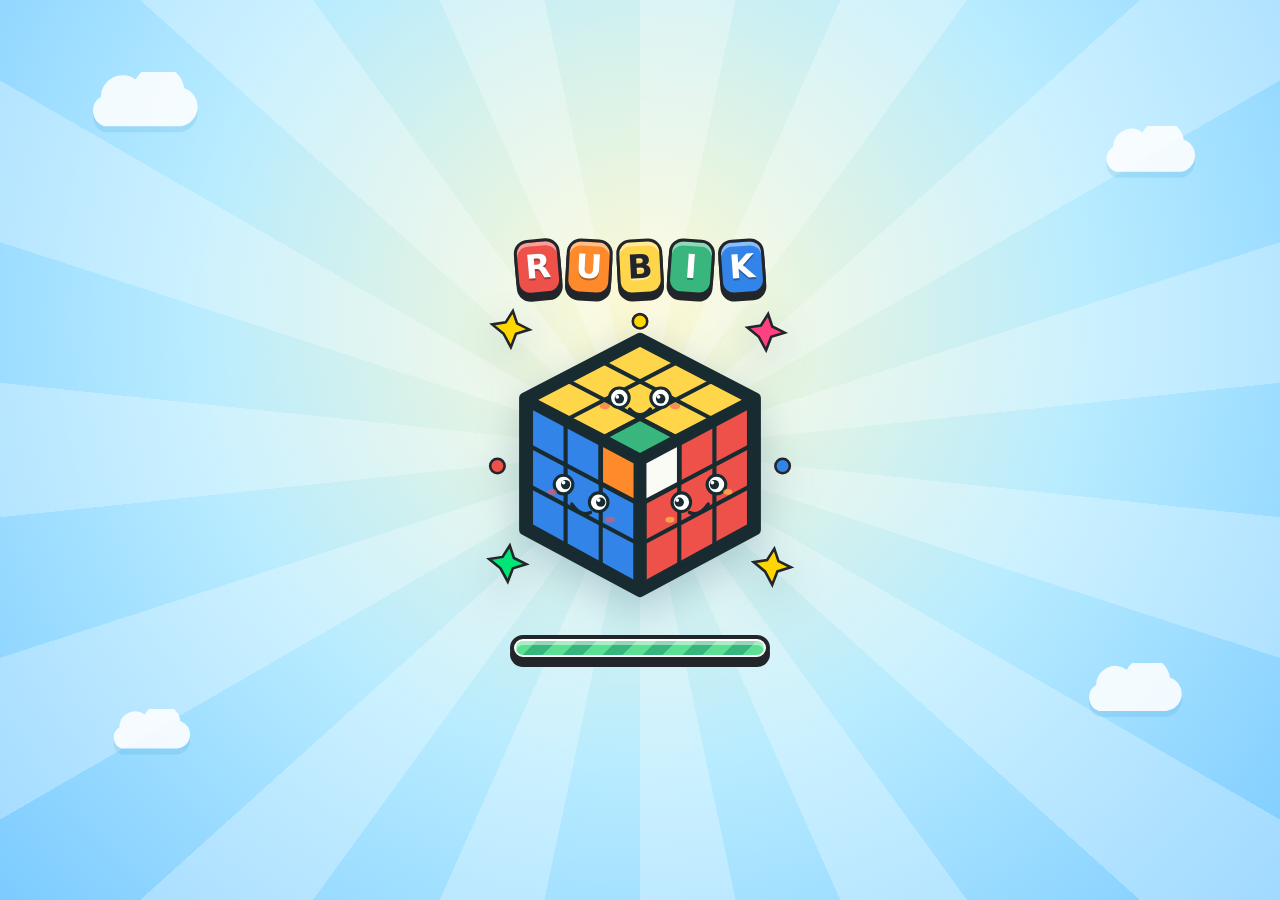
<file: laboratorio.html>
<!doctype html>
<html lang="es"><head><meta charset="utf-8"><meta name="viewport" content="width=device-width, initial-scale=1"><meta name="theme-color" content="#102b29"><meta name="description" content="Guía visual en español para los 119 casos de F2L, OLL y PLL, con un cubo 3D personalizable."><title>Laboratorio 3D</title><link rel="icon" href="assets/marca.svg"><link rel="stylesheet" href="estilos.css"><script type="module" src="js/common.mjs"></script><script type="module" src="js/laboratorio.mjs"></script><meta name="apple-mobile-web-app-capable" content="yes"><meta name="apple-mobile-web-app-status-bar-style" content="black-translucent"><meta name="apple-mobile-web-app-title" content="Rubik 3D"><meta name="mobile-web-app-capable" content="yes"><link rel="icon" type="image/png" sizes="32x32" href="favicon-32.png"><link rel="icon" type="image/png" sizes="64x64" href="favicon-64.png"><link rel="shortcut icon" href="favicon.ico"><link rel="apple-touch-icon" sizes="180x180" href="apple-touch-icon.png"><link rel="manifest" href="manifest.json"><style id="rubik-kids-loader-style">
#rubik-kids-loader {
  position: fixed;
  inset: 0;
  z-index: 99999;
  background: radial-gradient(circle at 50% 35%, #FFF9D2 0%, #B8ECFF 52%, #7CCBFF 100%);
  display: flex;
  flex-direction: column;
  align-items: center;
  justify-content: center;
  overflow: hidden;
  user-select: none;
  -webkit-user-select: none;
  font-family: "Arial Rounded MT Bold", "Nunito", "Fredoka", system-ui, -apple-system, sans-serif;
  transition: transform 0.55s cubic-bezier(0.68, -0.55, 0.27, 1.55), opacity 0.45s ease;
}
#rubik-kids-loader.rkl-exit {
  transform: scale(1.22);
  opacity: 0;
  pointer-events: none;
}
.rkl-rays {
  position: absolute;
  width: 200vmax;
  height: 200vmax;
  top: 50%;
  left: 50%;
  transform: translate(-50%, -50%);
  background: repeating-conic-gradient(from 0deg, rgba(255, 255, 255, 0.28) 0deg 12deg, transparent 12deg 24deg);
  animation: rkl-spin 22s linear infinite;
  pointer-events: none;
}
.rkl-cloud {
  position: absolute;
  fill: #FFFFFF;
  opacity: 0.88;
  filter: drop-shadow(0 6px 0 rgba(0, 115, 177, 0.12));
  animation: rkl-float 4s ease-in-out infinite alternate;
  pointer-events: none;
}
.rkl-c1 { width: 130px; top: 8%; left: 6%; animation-duration: 3.6s; }
.rkl-c2 { width: 110px; top: 14%; right: 6%; animation-duration: 4.4s; animation-delay: -1.5s; }
.rkl-c3 { width: 95px; bottom: 16%; left: 8%; animation-duration: 4.1s; animation-delay: -0.8s; }
.rkl-c4 { width: 115px; bottom: 20%; right: 7%; animation-duration: 3.8s; animation-delay: -2.2s; }
.rkl-title {
  position: relative;
  z-index: 3;
  display: flex;
  gap: 5px;
  margin-bottom: 16px;
}
.rkl-let {
  display: inline-flex;
  align-items: center;
  justify-content: center;
  width: 46px;
  height: 56px;
  border-radius: 14px;
  font-size: 33px;
  font-weight: 900;
  color: #FFFFFF;
  border: 3.5px solid #22252A;
  box-shadow: 0 6px 0 #22252A, inset 0 4px 0 rgba(255,255,255,0.45);
  text-shadow: 0 2px 0 rgba(0,0,0,0.3);
  animation: rkl-letter-bounce 1.4s cubic-bezier(0.34, 1.56, 0.64, 1) infinite;
}
.rkl-let:nth-child(1) { background: #ED5149; animation-delay: 0.00s; transform: rotate(-5deg); }
.rkl-let:nth-child(2) { background: #FF8A2B; animation-delay: 0.10s; transform: rotate(3deg); }
.rkl-let:nth-child(3) { background: #FFD64A; color: #22252A; text-shadow: 0 2px 0 rgba(255,255,255,0.5); animation-delay: 0.20s; transform: rotate(-3deg); }
.rkl-let:nth-child(4) { background: #38B67D; animation-delay: 0.30s; transform: rotate(4deg); }
.rkl-let:nth-child(5) { background: #3384E9; animation-delay: 0.40s; transform: rotate(-4deg); }
.rkl-stage-wrap {
  position: relative;
  z-index: 3;
  width: min(310px, 82vw);
  height: min(310px, 82vw);
  display: flex;
  align-items: center;
  justify-content: center;
}
.rkl-stage-svg {
  width: 100%;
  height: 100%;
  overflow: visible;
  filter: drop-shadow(0 14px 20px rgba(0, 60, 110, 0.22));
}
.rkl-cube-group {
  transform-origin: 150px 150px;
  animation: rkl-board-pop 3s ease-in-out infinite;
}
.rkl-piece-top {
  transform-origin: 150px 75px;
  animation: rkl-hop-top 3s cubic-bezier(0.34, 1.56, 0.64, 1) infinite;
}
.rkl-piece-left {
  transform-origin: 95px 175px;
  animation: rkl-hop-left 3s cubic-bezier(0.34, 1.56, 0.64, 1) infinite;
}
.rkl-piece-right {
  transform-origin: 205px 175px;
  animation: rkl-hop-right 3s cubic-bezier(0.34, 1.56, 0.64, 1) infinite;
}
.rkl-piece-pair {
  transform-origin: 150px 145px;
  animation: rkl-hop-pair 3s cubic-bezier(0.34, 1.56, 0.64, 1) infinite;
}
.rkl-eyes {
  transform-origin: center;
  animation: rkl-blink 2.4s infinite;
}
.rkl-star-burst {
  transform-origin: 150px 150px;
  animation: rkl-stars-pop 3s ease-out infinite;
}
.rkl-bar-shell {
  position: relative;
  z-index: 3;
  width: min(260px, 74vw);
  height: 26px;
  background: #FFFFFF;
  border: 4px solid #22252A;
  border-radius: 999px;
  padding: 2px;
  box-shadow: 0 6px 0 #22252A;
  margin-top: 14px;
  overflow: hidden;
}
.rkl-bar-fill {
  height: 100%;
  width: 0%;
  border-radius: 999px;
  background: repeating-linear-gradient(-45deg, #38B67D 0px 14px, #5CE194 14px 28px);
  background-size: 40px 40px;
  box-shadow: inset 0 4px 0 rgba(255, 255, 255, 0.45);
  animation: rkl-bar-load 2.65s cubic-bezier(0.25, 0.9, 0.35, 1) forwards, rkl-stripes 0.7s linear infinite;
}
@keyframes rkl-spin { from { transform: translate(-50%, -50%) rotate(0deg); } to { transform: translate(-50%, -50%) rotate(360deg); } }
@keyframes rkl-float { from { transform: translateY(-8px) scale(0.98); } to { transform: translateY(8px) scale(1.03); } }
@keyframes rkl-letter-bounce {
  0%, 100% { transform: translateY(0) scale(1, 1); }
  30% { transform: translateY(-14px) scale(0.92, 1.12); }
  55% { transform: translateY(3px) scale(1.12, 0.88); }
  75% { transform: translateY(-4px) scale(0.97, 1.03); }
}
@keyframes rkl-board-pop {
  0% { transform: scale(0.86) rotate(-3deg); }
  22% { transform: scale(1.03) rotate(1deg); }
  70% { transform: scale(1) rotate(0deg); }
  82% { transform: scale(1.08) rotate(-2deg); }
  92%, 100% { transform: scale(1) rotate(0deg); }
}
@keyframes rkl-hop-left {
  0%, 6% { transform: translate(-95px, 60px) rotate(-25deg) scale(0.6); opacity: 0; }
  24% { transform: translate(5px, -5px) rotate(5deg) scale(1.06, 0.92); opacity: 1; }
  34%, 78% { transform: translate(0, 0) rotate(0deg) scale(1); opacity: 1; }
  85% { transform: translate(0, -8px) scale(1.04); opacity: 1; }
  95%, 100% { transform: translate(0, 0) scale(1); opacity: 1; }
}
@keyframes rkl-hop-right {
  0%, 16% { transform: translate(95px, 60px) rotate(25deg) scale(0.6); opacity: 0; }
  34% { transform: translate(-5px, -5px) rotate(-5deg) scale(1.06, 0.92); opacity: 1; }
  44%, 78% { transform: translate(0, 0) rotate(0deg) scale(1); opacity: 1; }
  86% { transform: translate(0, -8px) scale(1.04); opacity: 1; }
  95%, 100% { transform: translate(0, 0) scale(1); opacity: 1; }
}
@keyframes rkl-hop-top {
  0%, 28% { transform: translate(0, -110px) rotate(-18deg) scale(0.55); opacity: 0; }
  48% { transform: translate(0, 6px) rotate(4deg) scale(1.1, 0.88); opacity: 1; }
  58%, 78% { transform: translate(0, 0) rotate(0deg) scale(1); opacity: 1; }
  87% { transform: translate(0, -10px) scale(1.06); opacity: 1; }
  95%, 100% { transform: translate(0, 0) scale(1); opacity: 1; }
}
@keyframes rkl-hop-pair {
  0%, 44% { transform: translate(0, -130px) scale(0.4) rotate(180deg); opacity: 0; }
  66% { transform: translate(0, 7px) scale(1.16, 0.85) rotate(0deg); opacity: 1; }
  76% { transform: translate(0, 0) scale(1); opacity: 1; }
  85% { transform: translate(0, -10px) scale(1.08); opacity: 1; }
  95%, 100% { transform: translate(0, 0) scale(1); opacity: 1; }
}
@keyframes rkl-blink {
  0%, 44%, 50%, 94%, 100% { transform: scaleY(1); }
  47%, 97% { transform: scaleY(0.12); }
}
@keyframes rkl-stars-pop {
  0%, 64% { transform: scale(0.3); opacity: 0; }
  78% { transform: scale(1.15); opacity: 1; }
  92% { transform: scale(1.28); opacity: 0.9; }
  100% { transform: scale(1.35); opacity: 0; }
}
@keyframes rkl-bar-load {
  0% { width: 6%; }
  35% { width: 44%; }
  70% { width: 84%; }
  100% { width: 100%; }
}
@keyframes rkl-stripes {
  from { background-position: 0 0; }
  to { background-position: 40px 0; }
}
</style></head><body><div id="rubik-kids-loader" aria-hidden="true">
  <div class="rkl-rays"></div>
  <svg class="rkl-cloud rkl-c1" viewBox="0 0 120 60"><path d="M25,50 h70 a18,18 0 0,0 4,-35 a24,24 0 0,0 -45,-8 a20,20 0 0,0 -32,16 a15,15 0 0,0 3,27 z"/></svg>
  <svg class="rkl-cloud rkl-c2" viewBox="0 0 120 60"><path d="M25,50 h70 a18,18 0 0,0 4,-35 a24,24 0 0,0 -45,-8 a20,20 0 0,0 -32,16 a15,15 0 0,0 3,27 z"/></svg>
  <svg class="rkl-cloud rkl-c3" viewBox="0 0 120 60"><path d="M25,50 h70 a18,18 0 0,0 4,-35 a24,24 0 0,0 -45,-8 a20,20 0 0,0 -32,16 a15,15 0 0,0 3,27 z"/></svg>
  <svg class="rkl-cloud rkl-c4" viewBox="0 0 120 60"><path d="M25,50 h70 a18,18 0 0,0 4,-35 a24,24 0 0,0 -45,-8 a20,20 0 0,0 -32,16 a15,15 0 0,0 3,27 z"/></svg>
  <div class="rkl-title">
    <span class="rkl-let">R</span>
    <span class="rkl-let">U</span>
    <span class="rkl-let">B</span>
    <span class="rkl-let">I</span>
    <span class="rkl-let">K</span>
  </div>
  <div class="rkl-stage-wrap">
    <svg class="rkl-stage-svg" viewBox="0 0 300 300">
      <g class="rkl-star-burst">
        <polygon points="25,35 30,22 43,18 31,12 27,0 20,11 7,13 18,22" fill="#FFD700" stroke="#22252A" stroke-width="2.5"/>
        <polygon points="272,38 277,25 290,21 278,15 274,3 267,14 254,16 265,25" fill="#FF4081" stroke="#22252A" stroke-width="2.5"/>
        <polygon points="278,265 283,252 296,248 284,242 280,230 273,241 260,243 271,252" fill="#FFD700" stroke="#22252A" stroke-width="2.5"/>
        <polygon points="22,262 27,249 40,245 28,239 24,227 17,238 4,240 15,249" fill="#00E676" stroke="#22252A" stroke-width="2.5"/>
        <circle cx="150" cy="10" r="7" fill="#FFD700" stroke="#22252A" stroke-width="2.5"/>
        <circle cx="288" cy="150" r="7" fill="#3384E9" stroke="#22252A" stroke-width="2.5"/>
        <circle cx="12" cy="150" r="7" fill="#ED5149" stroke="#22252A" stroke-width="2.5"/>
      </g>
      <g class="rkl-cube-group">
        <!-- Isometric 3D Cartoon Cube Shadow & Base Core -->
        <polygon points="150,26 262,84 262,212 150,272 38,212 38,84" fill="#172B30" stroke="#172B30" stroke-width="10" stroke-linejoin="round"/>

        <!-- 1. LEFT FACE CUBIE MASCOT (Blue F2L Block) -->
        <g class="rkl-piece-left">
          <polygon points="44,92 146,146 146,264 44,208" fill="#3384E9" stroke="#172B30" stroke-width="5" stroke-linejoin="round"/>
          <line x1="78" y1="110" x2="78" y2="227" stroke="#172B30" stroke-width="4"/>
          <line x1="112" y1="128" x2="112" y2="245" stroke="#172B30" stroke-width="4"/>
          <line x1="44" y1="131" x2="146" y2="185" stroke="#172B30" stroke-width="4"/>
          <line x1="44" y1="170" x2="146" y2="224" stroke="#172B30" stroke-width="4"/>
          <g class="rkl-eyes">
            <circle cx="76" cy="168" r="9" fill="#FFFFFF" stroke="#172B30" stroke-width="3"/>
            <circle cx="78" cy="168" r="4.5" fill="#172B30"/>
            <circle cx="76" cy="166" r="1.8" fill="#FFFFFF"/>
            <circle cx="110" cy="185" r="9" fill="#FFFFFF" stroke="#172B30" stroke-width="3"/>
            <circle cx="112" cy="185" r="4.5" fill="#172B30"/>
            <circle cx="110" cy="183" r="1.8" fill="#FFFFFF"/>
          </g>
          <ellipse cx="65" cy="175" rx="4.5" ry="2.8" fill="#FF5252" opacity="0.6"/>
          <ellipse cx="121" cy="202" rx="4.5" ry="2.8" fill="#FF5252" opacity="0.6"/>
          <path d="M84,187 Q93,200 102,195" fill="none" stroke="#172B30" stroke-width="3.5" stroke-linecap="round"/>
        </g>

        <!-- 2. RIGHT FACE CUBIE MASCOT (Red F2L Block) -->
        <g class="rkl-piece-right">
          <polygon points="154,146 256,92 256,208 154,264" fill="#ED5149" stroke="#172B30" stroke-width="5" stroke-linejoin="round"/>
          <line x1="188" y1="128" x2="188" y2="245" stroke="#172B30" stroke-width="4"/>
          <line x1="222" y1="110" x2="222" y2="227" stroke="#172B30" stroke-width="4"/>
          <line x1="154" y1="185" x2="256" y2="131" stroke="#172B30" stroke-width="4"/>
          <line x1="154" y1="224" x2="256" y2="170" stroke="#172B30" stroke-width="4"/>
          <g class="rkl-eyes">
            <circle cx="190" cy="185" r="9" fill="#FFFFFF" stroke="#172B30" stroke-width="3"/>
            <circle cx="188" cy="185" r="4.5" fill="#172B30"/>
            <circle cx="186" cy="183" r="1.8" fill="#FFFFFF"/>
            <circle cx="224" cy="168" r="9" fill="#FFFFFF" stroke="#172B30" stroke-width="3"/>
            <circle cx="222" cy="168" r="4.5" fill="#172B30"/>
            <circle cx="220" cy="166" r="1.8" fill="#FFFFFF"/>
          </g>
          <ellipse cx="179" cy="202" rx="4.5" ry="2.8" fill="#FFD64A" opacity="0.6"/>
          <ellipse cx="235" cy="175" rx="4.5" ry="2.8" fill="#FFD64A" opacity="0.6"/>
          <path d="M198,195 Q207,200 216,187" fill="none" stroke="#172B30" stroke-width="3.5" stroke-linecap="round"/>
        </g>

        <!-- 3. TOP FACE CUBIE MASCOT (Yellow OLL Layer) -->
        <g class="rkl-piece-top">
          <polygon points="150,32 254,86 150,140 46,86" fill="#FFD64A" stroke="#172B30" stroke-width="5" stroke-linejoin="round"/>
          <line x1="81" y1="68" x2="185" y2="122" stroke="#172B30" stroke-width="4"/>
          <line x1="115" y1="50" x2="219" y2="104" stroke="#172B30" stroke-width="4"/>
          <line x1="185" y1="50" x2="81" y2="104" stroke="#172B30" stroke-width="4"/>
          <line x1="219" y1="68" x2="115" y2="122" stroke="#172B30" stroke-width="4"/>
          <g class="rkl-eyes">
            <circle cx="130" cy="84" r="9.5" fill="#FFFFFF" stroke="#172B30" stroke-width="3"/>
            <circle cx="130" cy="85" r="4.6" fill="#172B30"/>
            <circle cx="128" cy="83" r="1.8" fill="#FFFFFF"/>
            <circle cx="170" cy="84" r="9.5" fill="#FFFFFF" stroke="#172B30" stroke-width="3"/>
            <circle cx="170" cy="85" r="4.6" fill="#172B30"/>
            <circle cx="168" cy="83" r="1.8" fill="#FFFFFF"/>
          </g>
          <ellipse cx="116" cy="92" rx="5" ry="3" fill="#FF5252" opacity="0.55"/>
          <ellipse cx="184" cy="92" rx="5" ry="3" fill="#FF5252" opacity="0.55"/>
          <path d="M140,95 Q150,106 160,95" fill="none" stroke="#172B30" stroke-width="3.5" stroke-linecap="round"/>
        </g>

        <!-- 4. FRONT CORNER F2L PAIR MASCOT POPPING INTO SLOT -->
        <g class="rkl-piece-pair">
          <polygon points="150,104 184,122 150,140 116,122" fill="#38B67D" stroke="#172B30" stroke-width="4.5" stroke-linejoin="round"/>
          <polygon points="112,128 146,146 146,185 112,167" fill="#FF8A2B" stroke="#172B30" stroke-width="4.5" stroke-linejoin="round"/>
          <polygon points="154,146 188,128 188,167 154,185" fill="#FBFBF6" stroke="#172B30" stroke-width="4.5" stroke-linejoin="round"/>
        </g>
      </g>
    </svg>
  </div>
  <div class="rkl-bar-shell">
    <div class="rkl-bar-fill"></div>
  </div>
</div>
<script>
(function setupRubikKidsLoader() {
  const loader = document.getElementById("rubik-kids-loader");
  if (!loader) return;
  let dismissed = false;
  function dismiss() {
    if (dismissed) return;
    dismissed = true;
    loader.classList.add("rkl-exit");
    setTimeout(() => {
      loader.remove();
      document.getElementById("rubik-kids-loader-style")?.remove();
    }, 560);
  }
  loader.addEventListener("click", dismiss);
  setTimeout(dismiss, 2700);
})();
</script>
<a class="skip" href="#principal">Saltar al contenido</a><header class="site-header"><div class="header-inner"><a class="brand" href="index.html" aria-label="Ir a la guía de casos"><picture><source media="(prefers-reduced-motion: reduce)" srcset="assets/marca.svg"><img src="assets/cubo-animado.webp" alt="" width="46" height="46"></picture></a><nav aria-label="Principal"><a href="index.html" ><svg class="icon" aria-hidden="true" width="17" height="17" viewBox="0 0 24 24" fill="none" stroke="currentColor" stroke-width="1.7" stroke-linecap="round" stroke-linejoin="round"><rect x="3" y="3" width="7" height="7" rx="1.5"/><rect x="14" y="3" width="7" height="7" rx="1.5"/><rect x="3" y="14" width="7" height="7" rx="1.5"/><rect x="14" y="14" width="7" height="7" rx="1.5"/></svg>Guía de casos</a><a href="laboratorio.html" aria-current="page"><svg class="icon" aria-hidden="true" width="17" height="17" viewBox="0 0 24 24" fill="none" stroke="currentColor" stroke-width="1.7" stroke-linecap="round" stroke-linejoin="round"><path d="m12 2 9 5v10l-9 5-9-5V7zM3 7l9 5 9-5m-9 5v10"/></svg>Laboratorio 3D</a><a href="recursos.html" ><svg class="icon" aria-hidden="true" width="17" height="17" viewBox="0 0 24 24" fill="none" stroke="currentColor" stroke-width="1.7" stroke-linecap="round" stroke-linejoin="round"><path d="M12 6v15M3 4c4-1 6 0 9 2 3-2 5-3 9-2v14c-4-1-6 0-9 2-3-2-5-3-9-2Z"/></svg>Recursos</a></nav><button class="notation-button" data-notation><svg class="icon" aria-hidden="true" width="18" height="18" viewBox="0 0 24 24" fill="none" stroke="currentColor" stroke-width="1.7" stroke-linecap="round" stroke-linejoin="round"><rect x="2.5" y="4" width="19" height="16" rx="3"/><path d="M6 8h1m3 0h1m3 0h1m3 0h.2M6 12h1m3 0h1m3 0h1m3 0h.2M8 16h8"/></svg><span>Notación</span></button></div></header>
<main id="principal" class="wrap"><h1 class="sr-only">Laboratorio 3D</h1><div class="lab-layout"><section class="lab-panel"><div class="viewport" id="viewport" tabindex="0" aria-label="Vista del cubo. Arrastra o usa las flechas para girar la vista."><div id="cube"></div><button class="btn tiny quiet" id="reset"><svg class="icon" aria-hidden="true" width="15" height="15" viewBox="0 0 24 24" fill="none" stroke="currentColor" stroke-width="1.7" stroke-linecap="round" stroke-linejoin="round"><path d="M3 4v6h6"/><path d="M4 9a9 9 0 1 1 0 7"/></svg> Reiniciar</button><button id="home-view" class="view-home" aria-label="Restablecer vista" title="Restablecer vista"><svg class="icon" aria-hidden="true" width="17" height="17" viewBox="0 0 24 24" fill="none" stroke="currentColor" stroke-width="1.7" stroke-linecap="round" stroke-linejoin="round"><path d="M2 12s4-7 10-7 10 7 10 7-4 7-10 7S2 12 2 12Z"/><circle cx="12" cy="12" r="2"/></svg></button></div><div id="transport" class="transport" hidden></div><div class="lab-tools"><div class="mode-tabs"><button id="turn-mode" aria-pressed="true"><svg class="icon" aria-hidden="true" width="16" height="16" viewBox="0 0 24 24" fill="none" stroke="currentColor" stroke-width="1.7" stroke-linecap="round" stroke-linejoin="round"><circle cx="12" cy="12" r="3"/><ellipse cx="12" cy="12" rx="11" ry="5.5" transform="rotate(-30 12 12)"/></svg> Girar</button><button id="paint-mode" aria-pressed="false"><svg class="icon" aria-hidden="true" width="16" height="16" viewBox="0 0 24 24" fill="none" stroke="currentColor" stroke-width="1.7" stroke-linecap="round" stroke-linejoin="round"><path d="m14 6 4-4 4 4-4 4m-2-2-8 8-4 1 1-4 8-8"/><path d="M4 21h16"/></svg> Pintar caras</button></div><div id="turn-tools"><div id="turns" class="turn-buttons"></div><form id="sequence-form"><label for="sequence">Introducir secuencia</label><div class="input-row"><input id="sequence" placeholder="R U R′ U′" autocomplete="off" spellcheck="false"><button class="btn outline">Aplicar</button></div></form></div><div id="paint-tools" hidden><div id="palette" aria-label="Color del pincel"></div><div id="net" class="net"></div></div><p id="edit-status" class="status" role="status"></p></div></section><div class="lab-side"><section class="panel control-panel"><button class="btn primary full" id="identify"><svg class="icon" aria-hidden="true" width="18" height="18" viewBox="0 0 24 24" fill="none" stroke="currentColor" stroke-width="1.7" stroke-linecap="round" stroke-linejoin="round"><path d="M3 9V4h5m8 0h5v5m0 6v5h-5m-8 0H3v-5m4-3h10"/></svg> Identificar caso</button><div id="recognition" aria-live="polite"></div></section><section class="panel control-panel" aria-label="Practicar un caso"><div class="pick-row"><label>Etapa<select id="pick-stage"><option>F2L</option><option>OLL</option><option>PLL</option></select></label><label>Caso<select id="pick-case"></select></label></div><div class="input-row"><button class="btn outline" id="load-case">Cargar caso</button><button class="btn quiet" id="random"><svg class="icon" aria-hidden="true" width="15" height="15" viewBox="0 0 24 24" fill="none" stroke="currentColor" stroke-width="1.7" stroke-linecap="round" stroke-linejoin="round"><path d="M3 6h3c5 0 7 12 12 12h3m-4-4 4 4-4 4M3 18h3c2 0 4-3 5-5m2-3c2-3 3-4 5-4h3m-4-4 4 4-4 4"/></svg> Al azar</button></div></section></div></div></main><footer><div class="wrap foot"><a class="brand" href="index.html" aria-label="Ir a la guía de casos"><picture><source media="(prefers-reduced-motion: reduce)" srcset="assets/marca.svg"><img src="assets/cubo-animado.webp" alt="" width="46" height="46"></picture></a><a href="recursos.html#creditos">Fuentes y créditos</a></div></footer>
<dialog id="notationDialog"><div class="dialog-top"><button class="icon-btn" data-close aria-label="Cerrar"><svg class="icon" aria-hidden="true" width="18" height="18" viewBox="0 0 24 24" fill="none" stroke="currentColor" stroke-width="1.7" stroke-linecap="round" stroke-linejoin="round"><path d="m6 6 12 12M6 18 18 6"/></svg></button></div><h2>Notación de giros</h2><p>Lee de izquierda a derecha. Determina el sentido mirando directamente la cara que vas a girar.</p><div class="notation-grid"><span><kbd>U</kbd> Superior</span><span><kbd>D</kbd> Inferior</span><span><kbd>R</kbd> Derecha</span><span><kbd>L</kbd> Izquierda</span><span><kbd>F</kbd> Frontal</span><span><kbd>B</kbd> Trasera</span></div><p><b>R</b> indica un cuarto de vuelta horario, <b>R′</b> uno antihorario y <b>R2</b> media vuelta. Las minúsculas como <b>r</b> mueven dos capas juntas.</p><p><b>M, E y S</b> giran la capa central en el sentido de L, D y F respectivamente. <b>x, y y z</b> rotan todo el cubo en el sentido de R, U y F.</p></dialog></body></html>
</file>
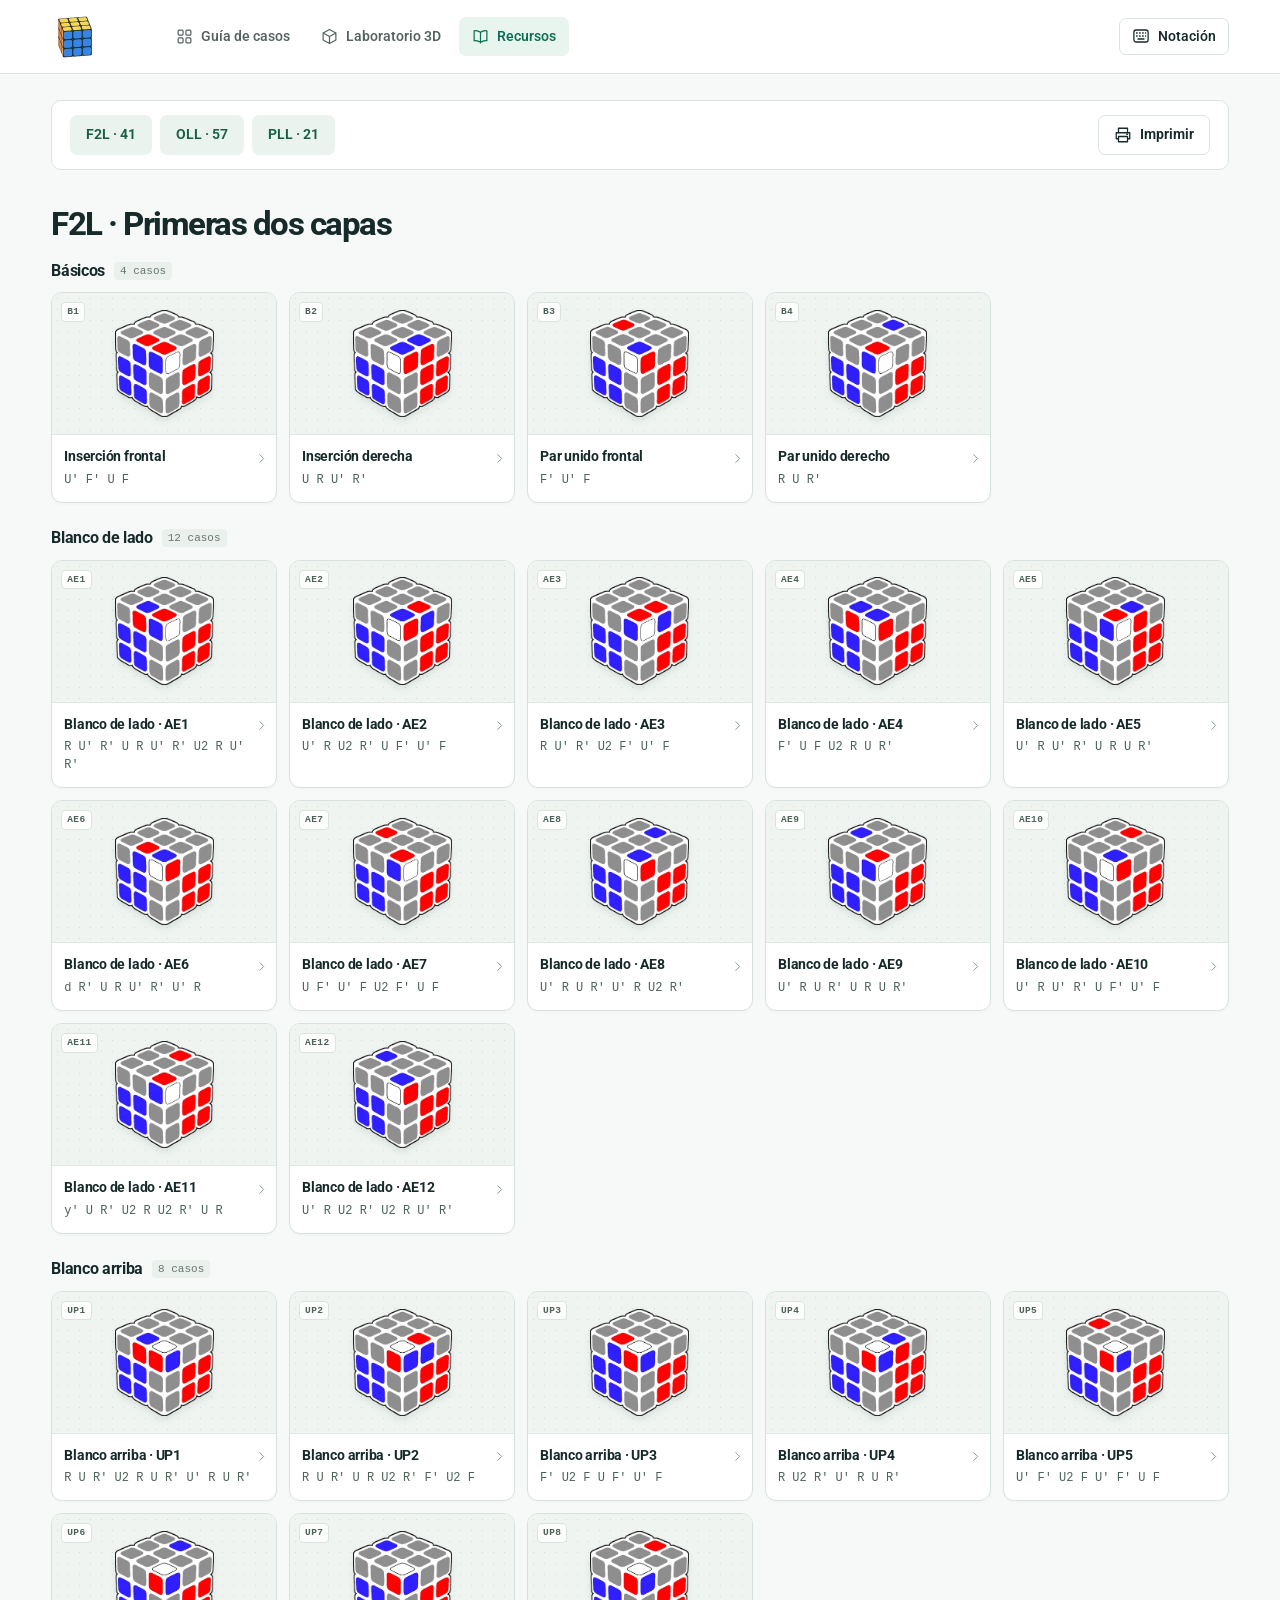
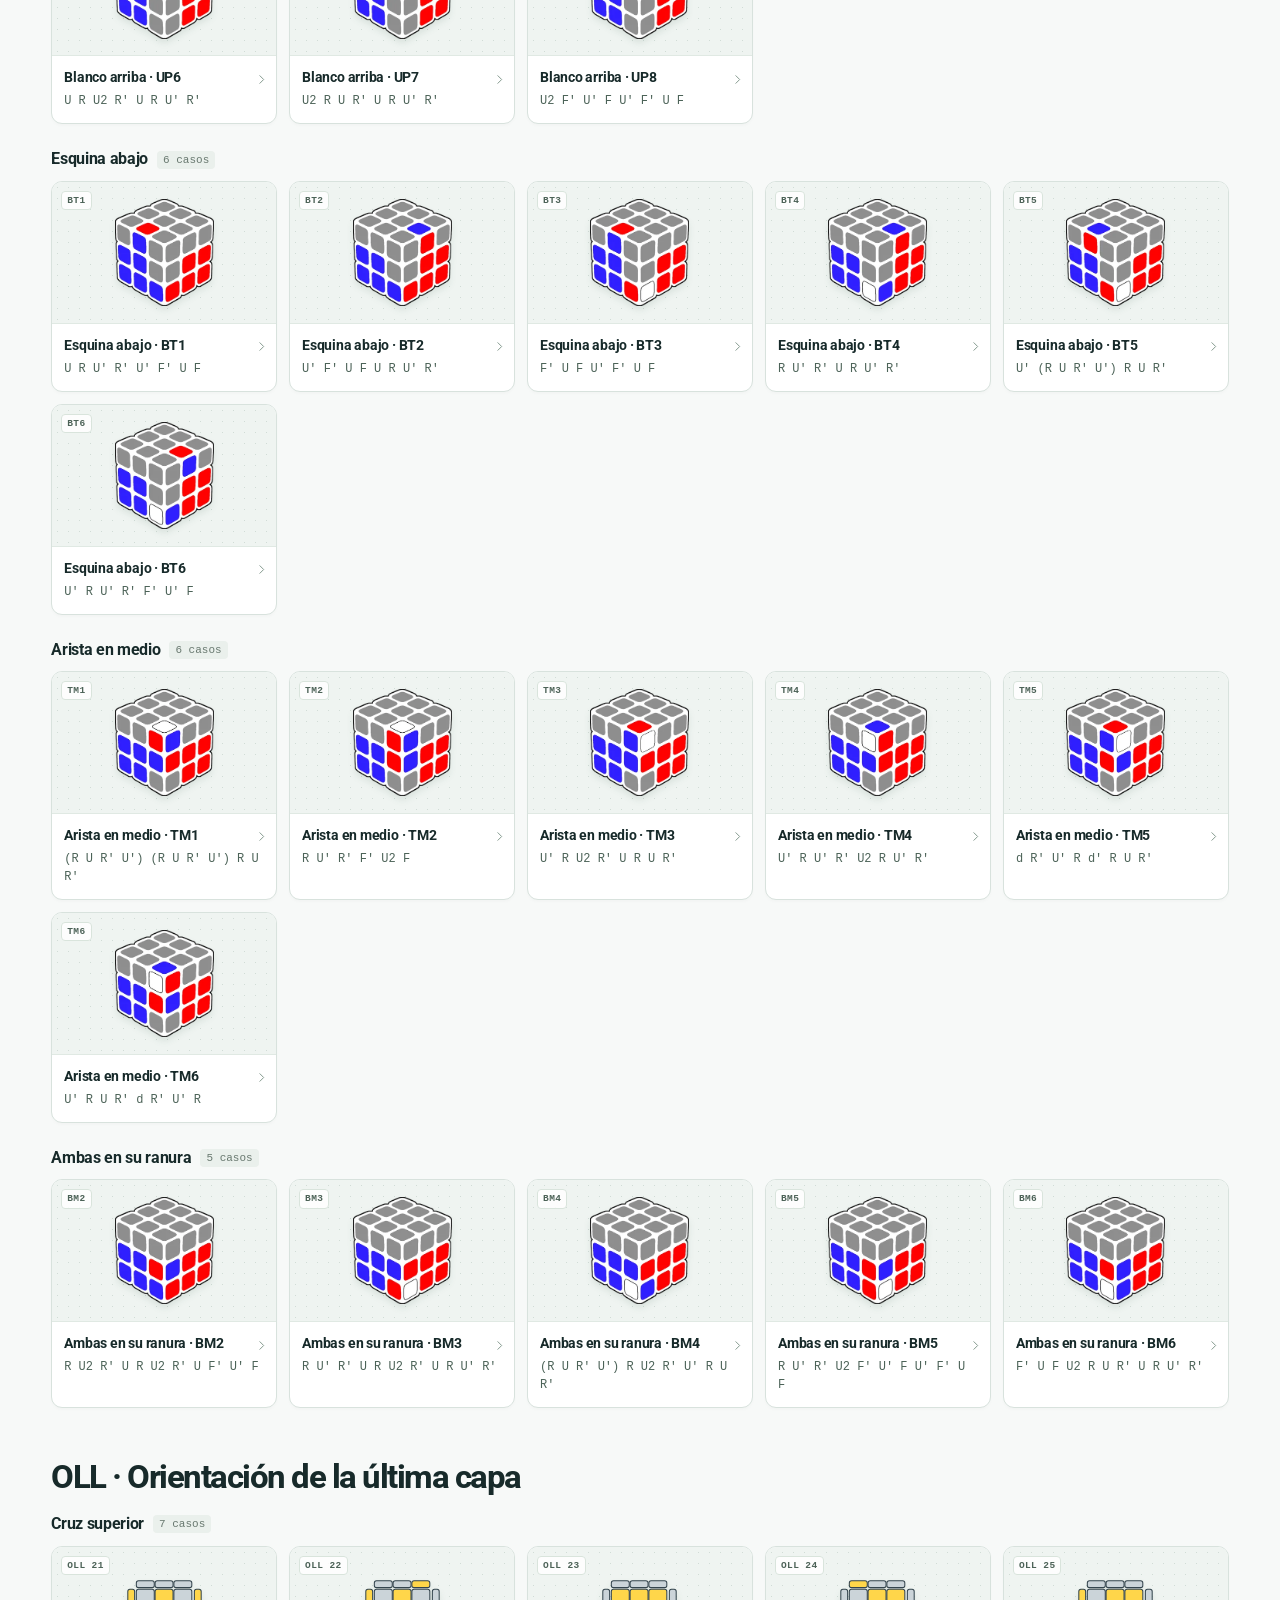
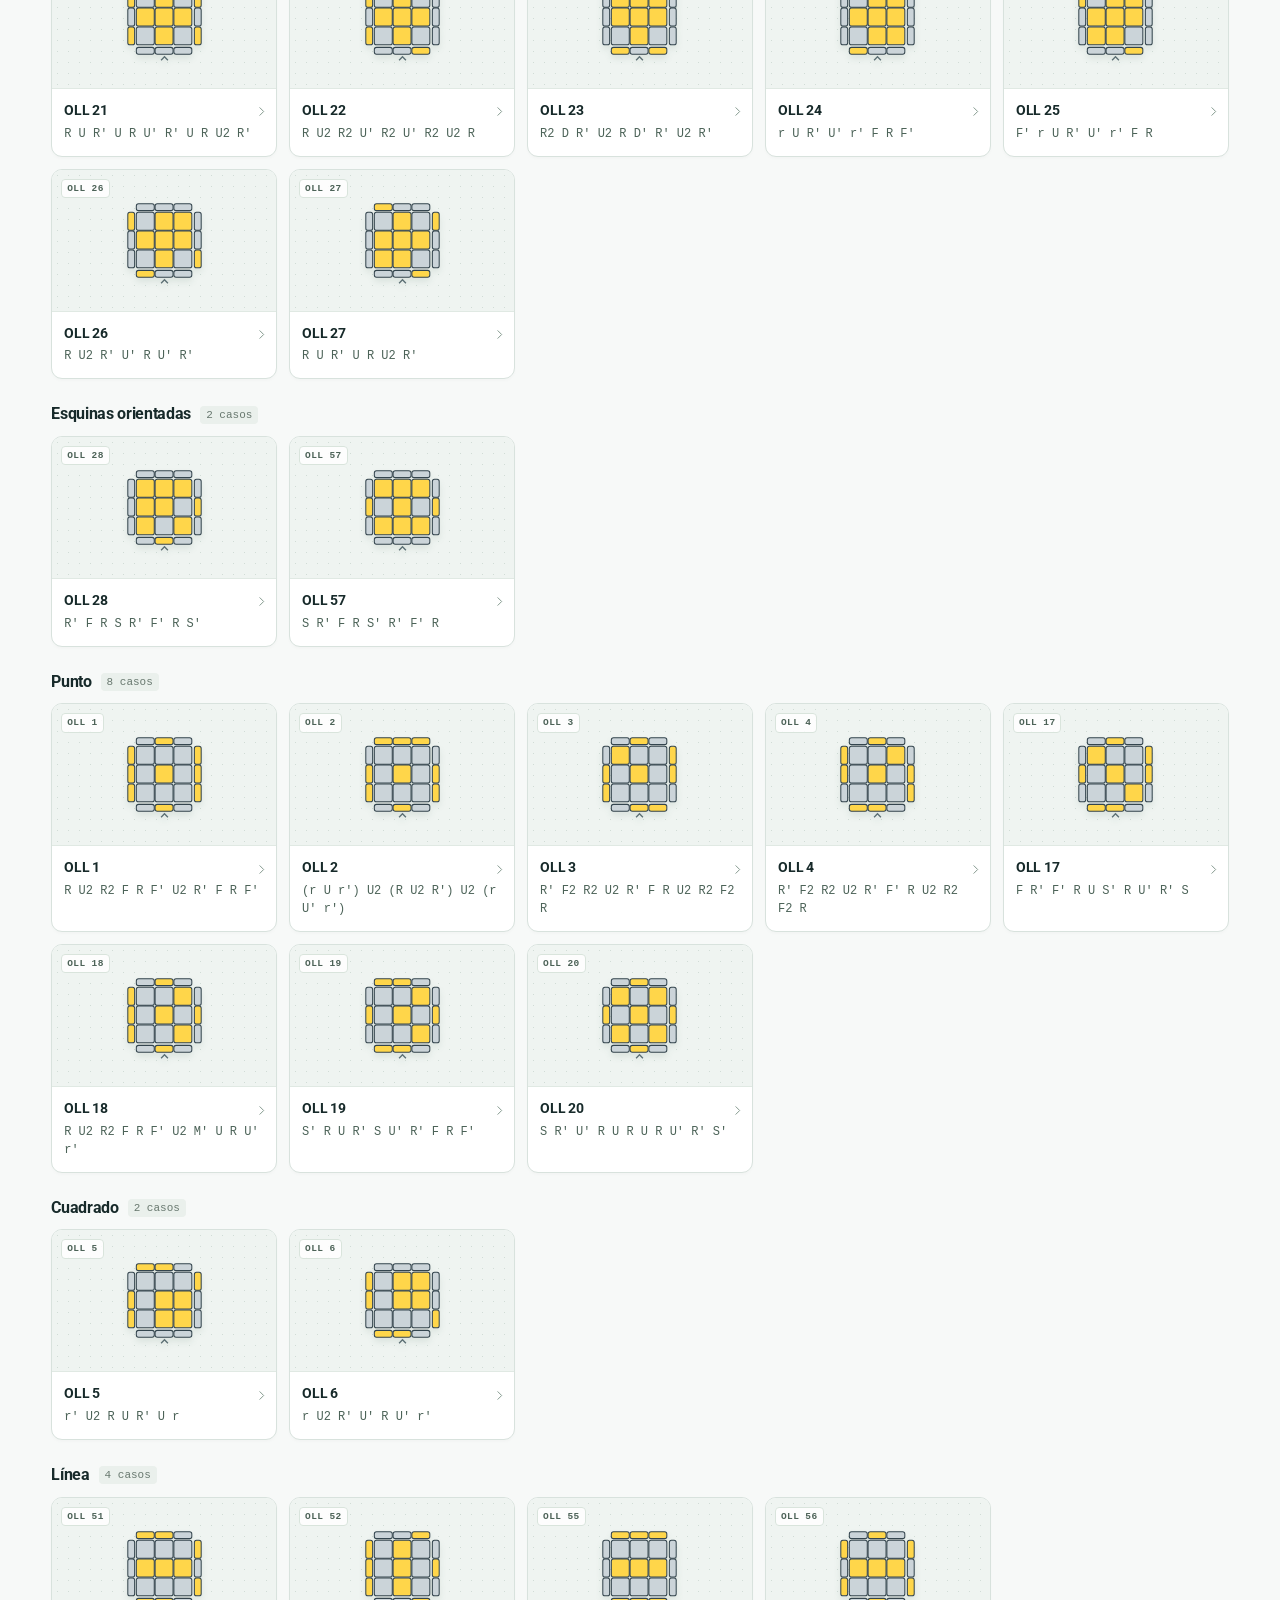
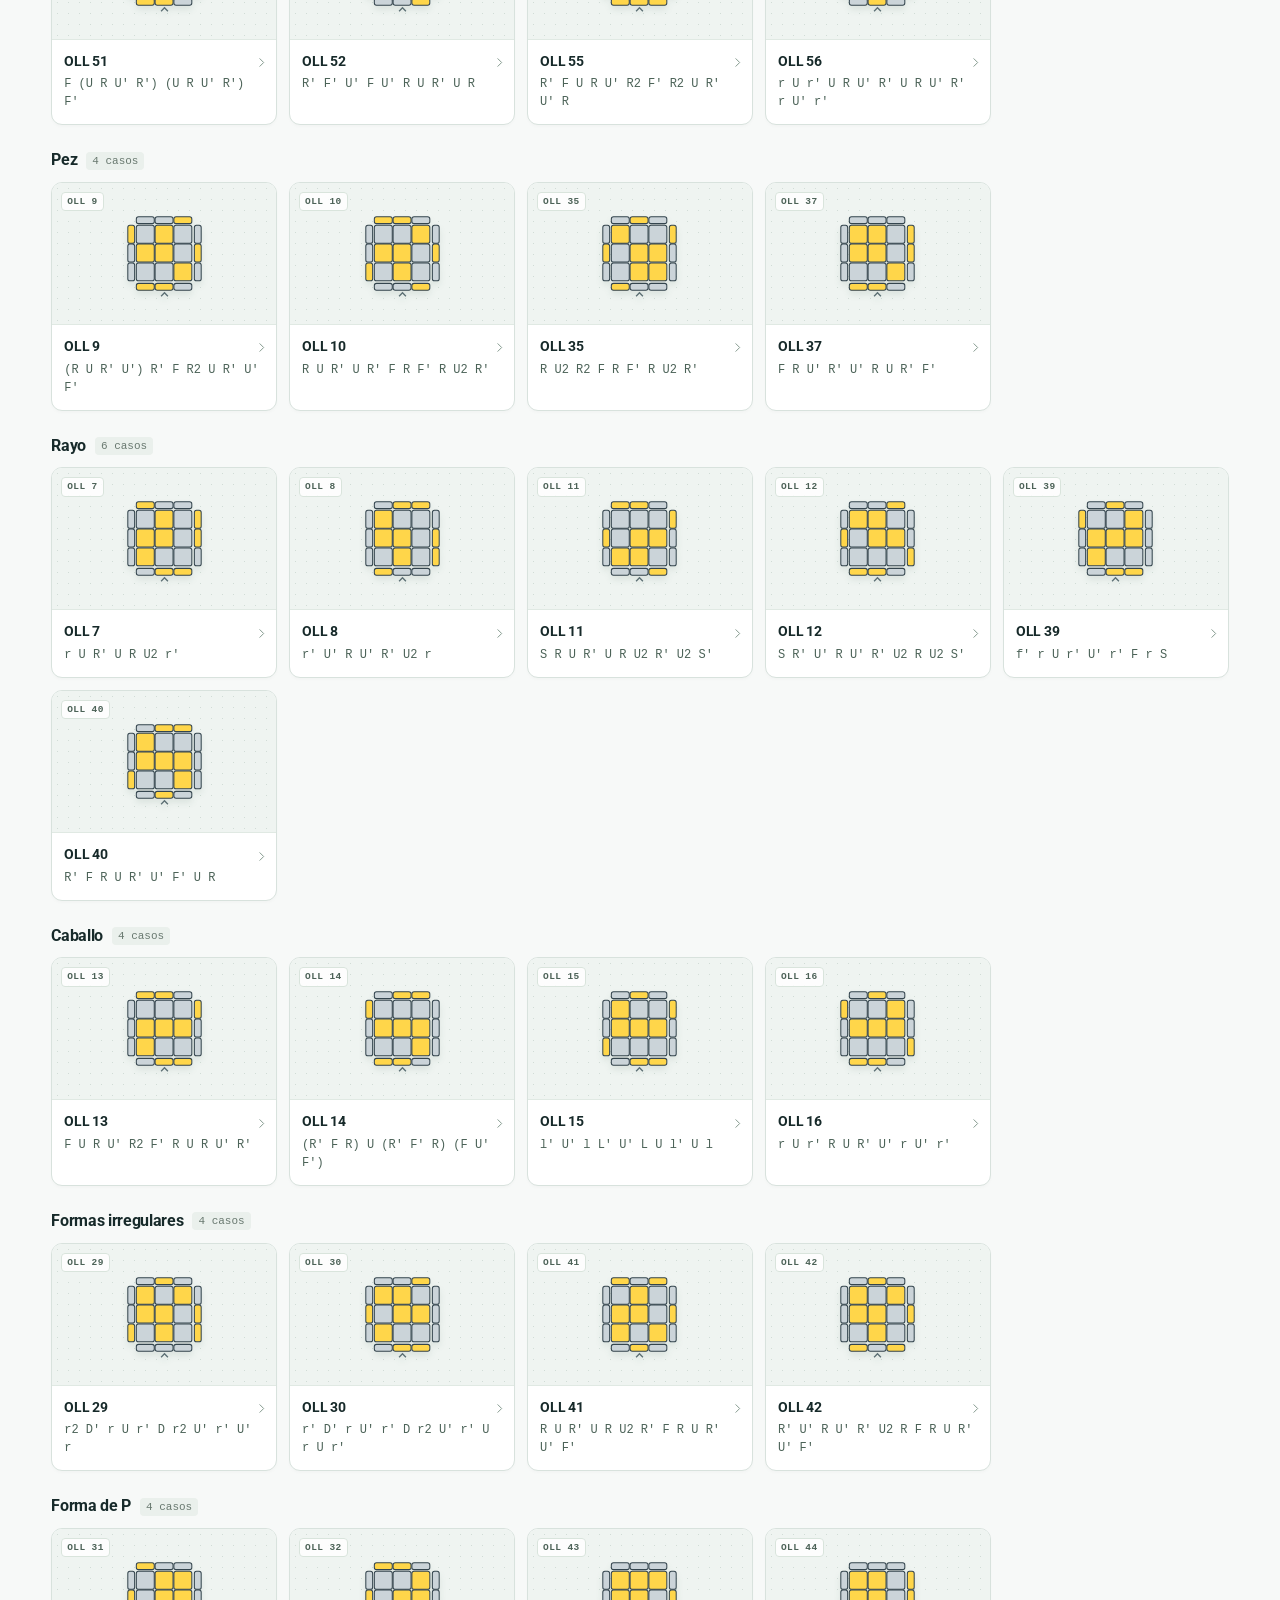
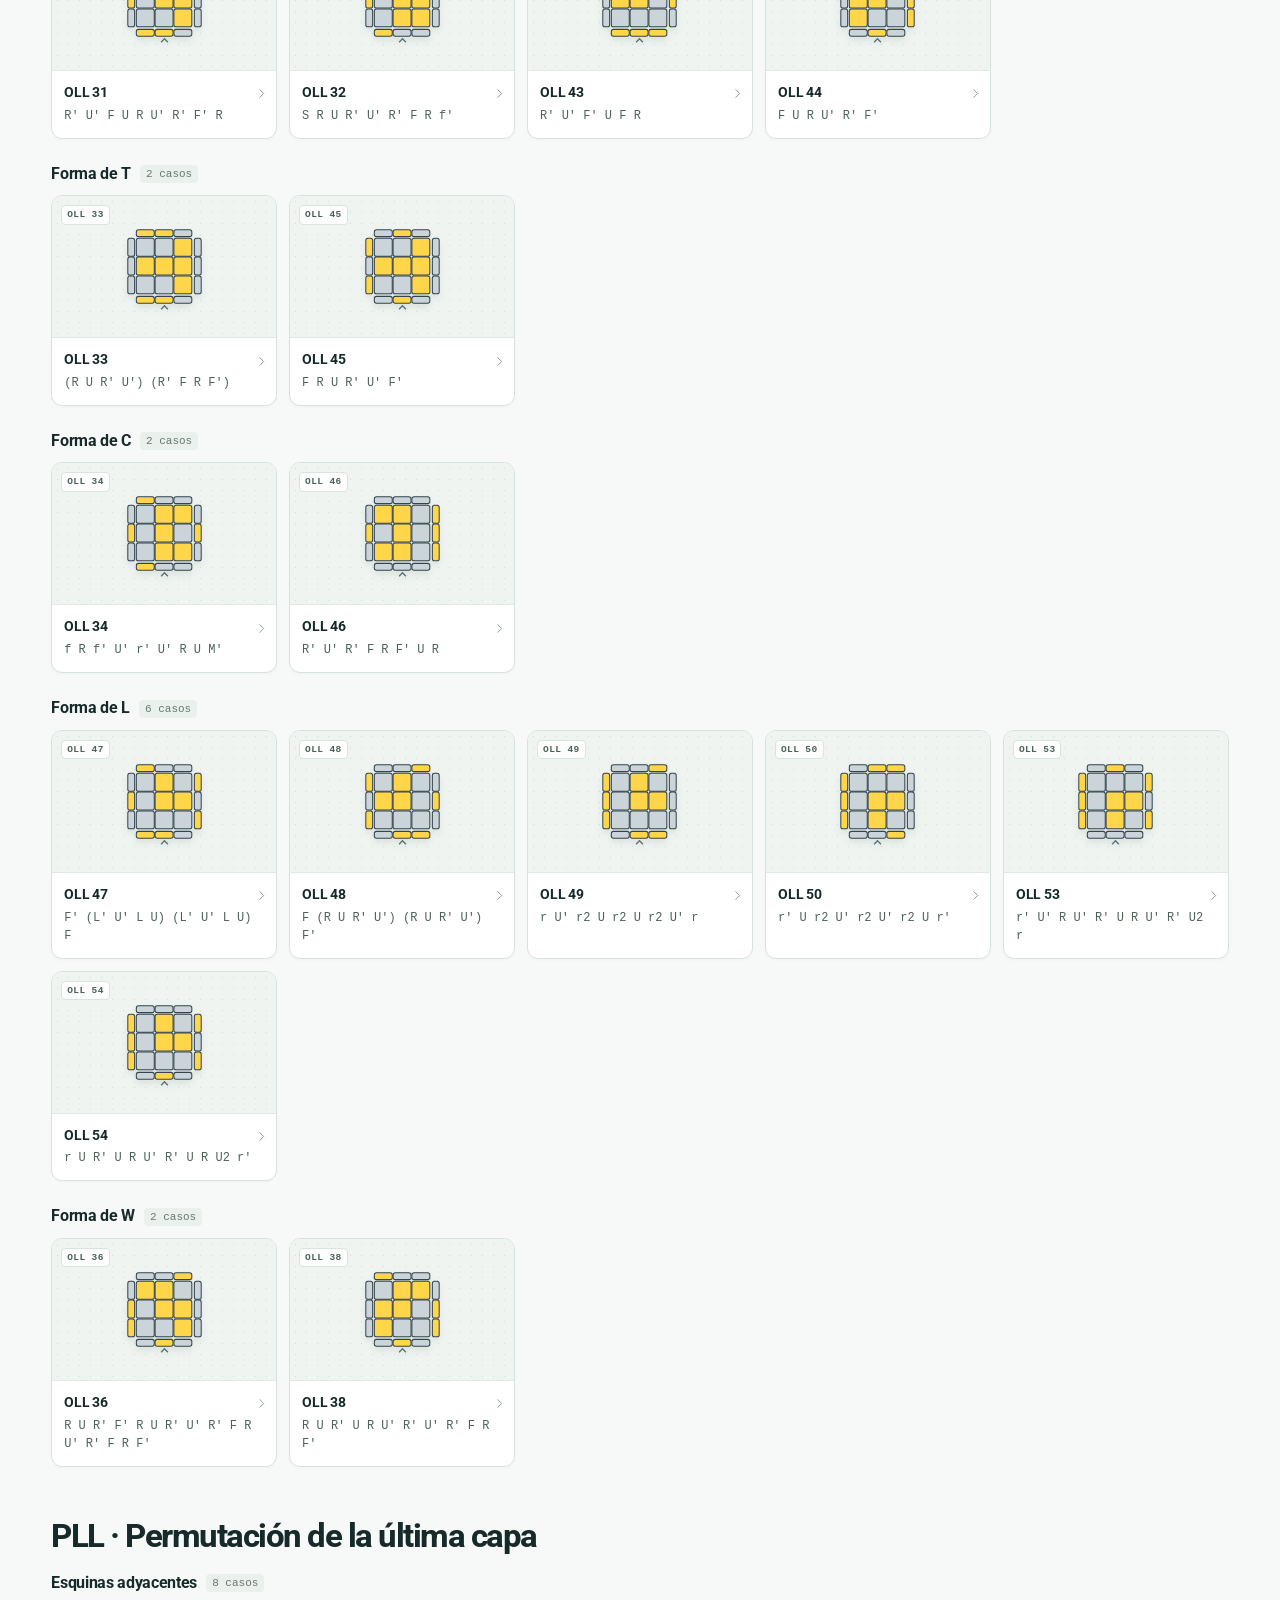
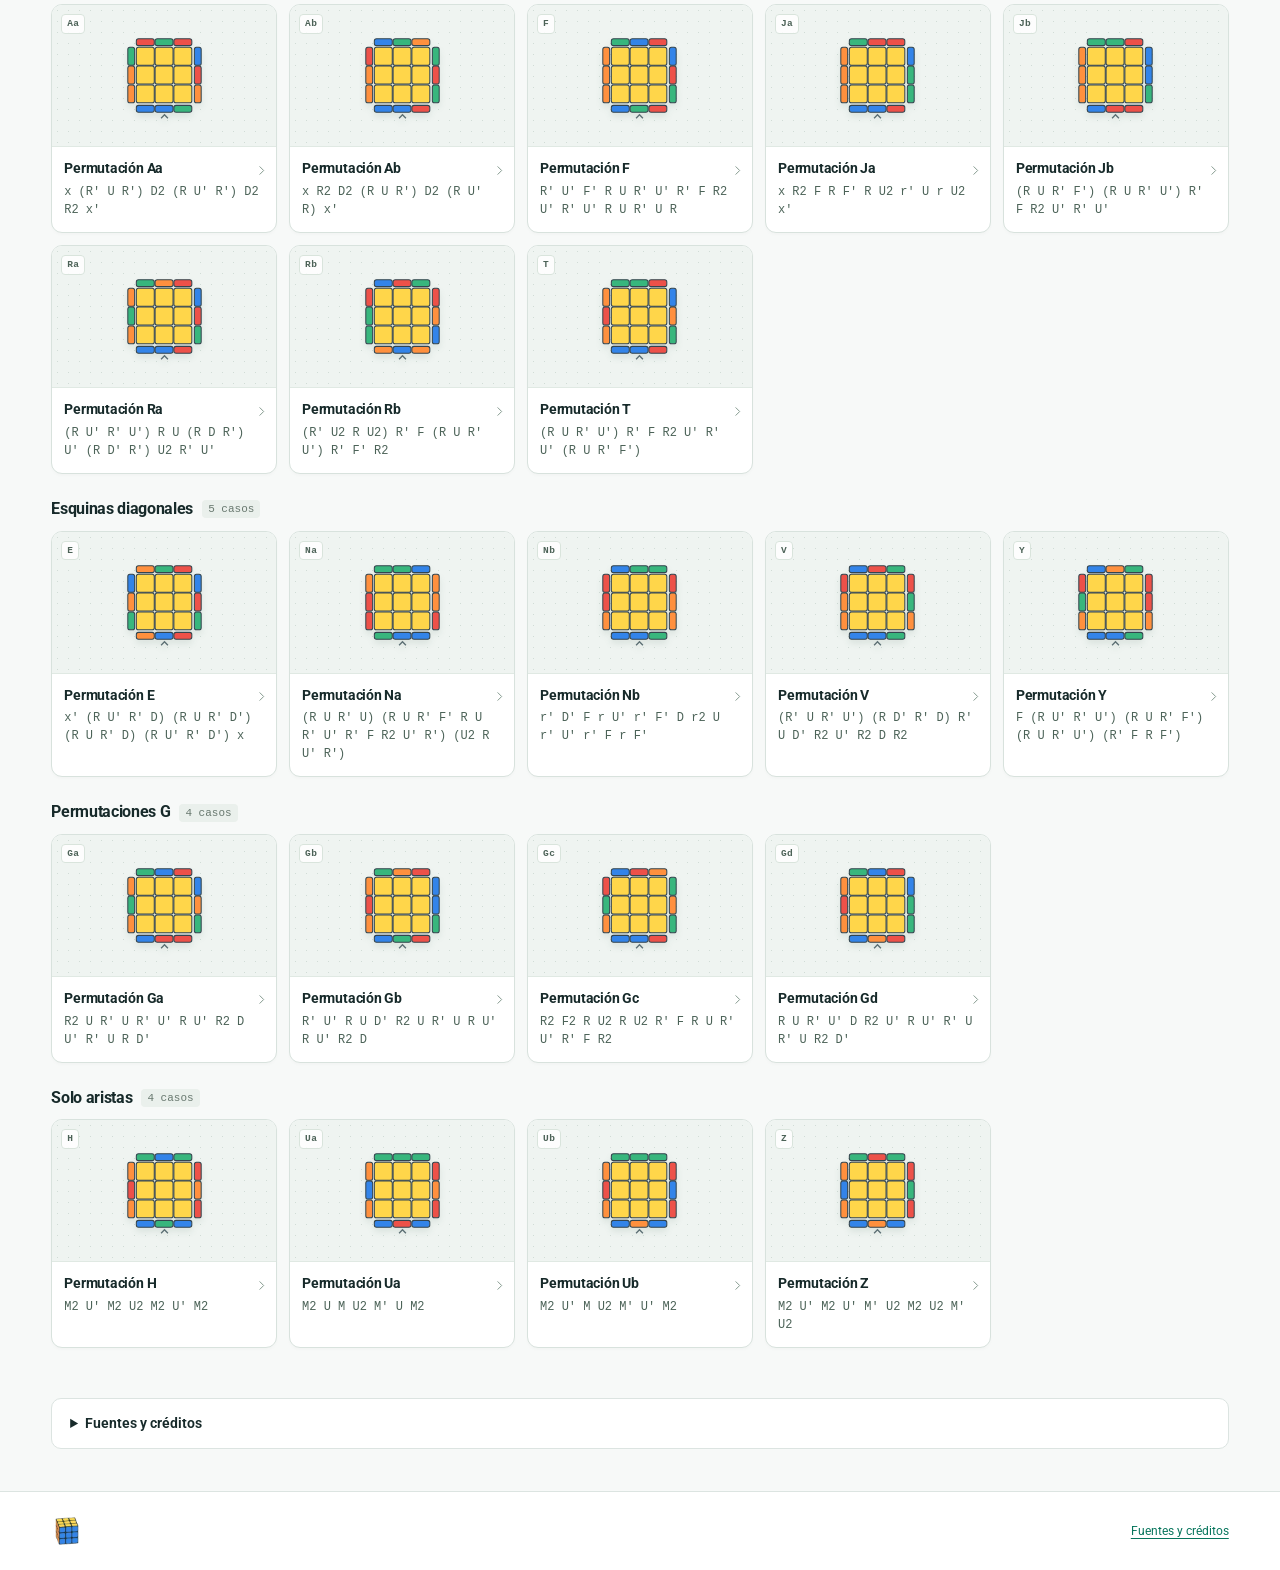
<file: recursos.html>
<!doctype html>
<html lang="es"><head><meta charset="utf-8"><meta name="viewport" content="width=device-width, initial-scale=1"><meta name="theme-color" content="#102b29"><meta name="description" content="Guía visual en español para los 119 casos de F2L, OLL y PLL, con un cubo 3D personalizable."><title>Recursos</title><link rel="icon" href="assets/marca.svg"><link rel="stylesheet" href="estilos.css"><script type="module" src="js/common.mjs"></script><meta name="apple-mobile-web-app-capable" content="yes"><meta name="apple-mobile-web-app-status-bar-style" content="black-translucent"><meta name="apple-mobile-web-app-title" content="Rubik 3D"><meta name="mobile-web-app-capable" content="yes"><link rel="icon" type="image/png" sizes="32x32" href="favicon-32.png"><link rel="icon" type="image/png" sizes="64x64" href="favicon-64.png"><link rel="shortcut icon" href="favicon.ico"><link rel="apple-touch-icon" sizes="180x180" href="apple-touch-icon.png"><link rel="manifest" href="manifest.json"><style id="rubik-kids-loader-style">
#rubik-kids-loader {
  position: fixed;
  inset: 0;
  z-index: 99999;
  background: radial-gradient(circle at 50% 35%, #FFF9D2 0%, #B8ECFF 52%, #7CCBFF 100%);
  display: flex;
  flex-direction: column;
  align-items: center;
  justify-content: center;
  overflow: hidden;
  user-select: none;
  -webkit-user-select: none;
  font-family: "Arial Rounded MT Bold", "Nunito", "Fredoka", system-ui, -apple-system, sans-serif;
  transition: transform 0.55s cubic-bezier(0.68, -0.55, 0.27, 1.55), opacity 0.45s ease;
}
#rubik-kids-loader.rkl-exit {
  transform: scale(1.22);
  opacity: 0;
  pointer-events: none;
}
.rkl-rays {
  position: absolute;
  width: 200vmax;
  height: 200vmax;
  top: 50%;
  left: 50%;
  transform: translate(-50%, -50%);
  background: repeating-conic-gradient(from 0deg, rgba(255, 255, 255, 0.28) 0deg 12deg, transparent 12deg 24deg);
  animation: rkl-spin 22s linear infinite;
  pointer-events: none;
}
.rkl-cloud {
  position: absolute;
  fill: #FFFFFF;
  opacity: 0.88;
  filter: drop-shadow(0 6px 0 rgba(0, 115, 177, 0.12));
  animation: rkl-float 4s ease-in-out infinite alternate;
  pointer-events: none;
}
.rkl-c1 { width: 130px; top: 8%; left: 6%; animation-duration: 3.6s; }
.rkl-c2 { width: 110px; top: 14%; right: 6%; animation-duration: 4.4s; animation-delay: -1.5s; }
.rkl-c3 { width: 95px; bottom: 16%; left: 8%; animation-duration: 4.1s; animation-delay: -0.8s; }
.rkl-c4 { width: 115px; bottom: 20%; right: 7%; animation-duration: 3.8s; animation-delay: -2.2s; }
.rkl-title {
  position: relative;
  z-index: 3;
  display: flex;
  gap: 5px;
  margin-bottom: 16px;
}
.rkl-let {
  display: inline-flex;
  align-items: center;
  justify-content: center;
  width: 46px;
  height: 56px;
  border-radius: 14px;
  font-size: 33px;
  font-weight: 900;
  color: #FFFFFF;
  border: 3.5px solid #22252A;
  box-shadow: 0 6px 0 #22252A, inset 0 4px 0 rgba(255,255,255,0.45);
  text-shadow: 0 2px 0 rgba(0,0,0,0.3);
  animation: rkl-letter-bounce 1.4s cubic-bezier(0.34, 1.56, 0.64, 1) infinite;
}
.rkl-let:nth-child(1) { background: #ED5149; animation-delay: 0.00s; transform: rotate(-5deg); }
.rkl-let:nth-child(2) { background: #FF8A2B; animation-delay: 0.10s; transform: rotate(3deg); }
.rkl-let:nth-child(3) { background: #FFD64A; color: #22252A; text-shadow: 0 2px 0 rgba(255,255,255,0.5); animation-delay: 0.20s; transform: rotate(-3deg); }
.rkl-let:nth-child(4) { background: #38B67D; animation-delay: 0.30s; transform: rotate(4deg); }
.rkl-let:nth-child(5) { background: #3384E9; animation-delay: 0.40s; transform: rotate(-4deg); }
.rkl-stage-wrap {
  position: relative;
  z-index: 3;
  width: min(310px, 82vw);
  height: min(310px, 82vw);
  display: flex;
  align-items: center;
  justify-content: center;
}
.rkl-stage-svg {
  width: 100%;
  height: 100%;
  overflow: visible;
  filter: drop-shadow(0 14px 20px rgba(0, 60, 110, 0.22));
}
.rkl-cube-group {
  transform-origin: 150px 150px;
  animation: rkl-board-pop 3s ease-in-out infinite;
}
.rkl-piece-top {
  transform-origin: 150px 75px;
  animation: rkl-hop-top 3s cubic-bezier(0.34, 1.56, 0.64, 1) infinite;
}
.rkl-piece-left {
  transform-origin: 95px 175px;
  animation: rkl-hop-left 3s cubic-bezier(0.34, 1.56, 0.64, 1) infinite;
}
.rkl-piece-right {
  transform-origin: 205px 175px;
  animation: rkl-hop-right 3s cubic-bezier(0.34, 1.56, 0.64, 1) infinite;
}
.rkl-piece-pair {
  transform-origin: 150px 145px;
  animation: rkl-hop-pair 3s cubic-bezier(0.34, 1.56, 0.64, 1) infinite;
}
.rkl-eyes {
  transform-origin: center;
  animation: rkl-blink 2.4s infinite;
}
.rkl-star-burst {
  transform-origin: 150px 150px;
  animation: rkl-stars-pop 3s ease-out infinite;
}
.rkl-bar-shell {
  position: relative;
  z-index: 3;
  width: min(260px, 74vw);
  height: 26px;
  background: #FFFFFF;
  border: 4px solid #22252A;
  border-radius: 999px;
  padding: 2px;
  box-shadow: 0 6px 0 #22252A;
  margin-top: 14px;
  overflow: hidden;
}
.rkl-bar-fill {
  height: 100%;
  width: 0%;
  border-radius: 999px;
  background: repeating-linear-gradient(-45deg, #38B67D 0px 14px, #5CE194 14px 28px);
  background-size: 40px 40px;
  box-shadow: inset 0 4px 0 rgba(255, 255, 255, 0.45);
  animation: rkl-bar-load 2.65s cubic-bezier(0.25, 0.9, 0.35, 1) forwards, rkl-stripes 0.7s linear infinite;
}
@keyframes rkl-spin { from { transform: translate(-50%, -50%) rotate(0deg); } to { transform: translate(-50%, -50%) rotate(360deg); } }
@keyframes rkl-float { from { transform: translateY(-8px) scale(0.98); } to { transform: translateY(8px) scale(1.03); } }
@keyframes rkl-letter-bounce {
  0%, 100% { transform: translateY(0) scale(1, 1); }
  30% { transform: translateY(-14px) scale(0.92, 1.12); }
  55% { transform: translateY(3px) scale(1.12, 0.88); }
  75% { transform: translateY(-4px) scale(0.97, 1.03); }
}
@keyframes rkl-board-pop {
  0% { transform: scale(0.86) rotate(-3deg); }
  22% { transform: scale(1.03) rotate(1deg); }
  70% { transform: scale(1) rotate(0deg); }
  82% { transform: scale(1.08) rotate(-2deg); }
  92%, 100% { transform: scale(1) rotate(0deg); }
}
@keyframes rkl-hop-left {
  0%, 6% { transform: translate(-95px, 60px) rotate(-25deg) scale(0.6); opacity: 0; }
  24% { transform: translate(5px, -5px) rotate(5deg) scale(1.06, 0.92); opacity: 1; }
  34%, 78% { transform: translate(0, 0) rotate(0deg) scale(1); opacity: 1; }
  85% { transform: translate(0, -8px) scale(1.04); opacity: 1; }
  95%, 100% { transform: translate(0, 0) scale(1); opacity: 1; }
}
@keyframes rkl-hop-right {
  0%, 16% { transform: translate(95px, 60px) rotate(25deg) scale(0.6); opacity: 0; }
  34% { transform: translate(-5px, -5px) rotate(-5deg) scale(1.06, 0.92); opacity: 1; }
  44%, 78% { transform: translate(0, 0) rotate(0deg) scale(1); opacity: 1; }
  86% { transform: translate(0, -8px) scale(1.04); opacity: 1; }
  95%, 100% { transform: translate(0, 0) scale(1); opacity: 1; }
}
@keyframes rkl-hop-top {
  0%, 28% { transform: translate(0, -110px) rotate(-18deg) scale(0.55); opacity: 0; }
  48% { transform: translate(0, 6px) rotate(4deg) scale(1.1, 0.88); opacity: 1; }
  58%, 78% { transform: translate(0, 0) rotate(0deg) scale(1); opacity: 1; }
  87% { transform: translate(0, -10px) scale(1.06); opacity: 1; }
  95%, 100% { transform: translate(0, 0) scale(1); opacity: 1; }
}
@keyframes rkl-hop-pair {
  0%, 44% { transform: translate(0, -130px) scale(0.4) rotate(180deg); opacity: 0; }
  66% { transform: translate(0, 7px) scale(1.16, 0.85) rotate(0deg); opacity: 1; }
  76% { transform: translate(0, 0) scale(1); opacity: 1; }
  85% { transform: translate(0, -10px) scale(1.08); opacity: 1; }
  95%, 100% { transform: translate(0, 0) scale(1); opacity: 1; }
}
@keyframes rkl-blink {
  0%, 44%, 50%, 94%, 100% { transform: scaleY(1); }
  47%, 97% { transform: scaleY(0.12); }
}
@keyframes rkl-stars-pop {
  0%, 64% { transform: scale(0.3); opacity: 0; }
  78% { transform: scale(1.15); opacity: 1; }
  92% { transform: scale(1.28); opacity: 0.9; }
  100% { transform: scale(1.35); opacity: 0; }
}
@keyframes rkl-bar-load {
  0% { width: 6%; }
  35% { width: 44%; }
  70% { width: 84%; }
  100% { width: 100%; }
}
@keyframes rkl-stripes {
  from { background-position: 0 0; }
  to { background-position: 40px 0; }
}
</style></head><body><div id="rubik-kids-loader" aria-hidden="true">
  <div class="rkl-rays"></div>
  <svg class="rkl-cloud rkl-c1" viewBox="0 0 120 60"><path d="M25,50 h70 a18,18 0 0,0 4,-35 a24,24 0 0,0 -45,-8 a20,20 0 0,0 -32,16 a15,15 0 0,0 3,27 z"/></svg>
  <svg class="rkl-cloud rkl-c2" viewBox="0 0 120 60"><path d="M25,50 h70 a18,18 0 0,0 4,-35 a24,24 0 0,0 -45,-8 a20,20 0 0,0 -32,16 a15,15 0 0,0 3,27 z"/></svg>
  <svg class="rkl-cloud rkl-c3" viewBox="0 0 120 60"><path d="M25,50 h70 a18,18 0 0,0 4,-35 a24,24 0 0,0 -45,-8 a20,20 0 0,0 -32,16 a15,15 0 0,0 3,27 z"/></svg>
  <svg class="rkl-cloud rkl-c4" viewBox="0 0 120 60"><path d="M25,50 h70 a18,18 0 0,0 4,-35 a24,24 0 0,0 -45,-8 a20,20 0 0,0 -32,16 a15,15 0 0,0 3,27 z"/></svg>
  <div class="rkl-title">
    <span class="rkl-let">R</span>
    <span class="rkl-let">U</span>
    <span class="rkl-let">B</span>
    <span class="rkl-let">I</span>
    <span class="rkl-let">K</span>
  </div>
  <div class="rkl-stage-wrap">
    <svg class="rkl-stage-svg" viewBox="0 0 300 300">
      <g class="rkl-star-burst">
        <polygon points="25,35 30,22 43,18 31,12 27,0 20,11 7,13 18,22" fill="#FFD700" stroke="#22252A" stroke-width="2.5"/>
        <polygon points="272,38 277,25 290,21 278,15 274,3 267,14 254,16 265,25" fill="#FF4081" stroke="#22252A" stroke-width="2.5"/>
        <polygon points="278,265 283,252 296,248 284,242 280,230 273,241 260,243 271,252" fill="#FFD700" stroke="#22252A" stroke-width="2.5"/>
        <polygon points="22,262 27,249 40,245 28,239 24,227 17,238 4,240 15,249" fill="#00E676" stroke="#22252A" stroke-width="2.5"/>
        <circle cx="150" cy="10" r="7" fill="#FFD700" stroke="#22252A" stroke-width="2.5"/>
        <circle cx="288" cy="150" r="7" fill="#3384E9" stroke="#22252A" stroke-width="2.5"/>
        <circle cx="12" cy="150" r="7" fill="#ED5149" stroke="#22252A" stroke-width="2.5"/>
      </g>
      <g class="rkl-cube-group">
        <!-- Isometric 3D Cartoon Cube Shadow & Base Core -->
        <polygon points="150,26 262,84 262,212 150,272 38,212 38,84" fill="#172B30" stroke="#172B30" stroke-width="10" stroke-linejoin="round"/>

        <!-- 1. LEFT FACE CUBIE MASCOT (Blue F2L Block) -->
        <g class="rkl-piece-left">
          <polygon points="44,92 146,146 146,264 44,208" fill="#3384E9" stroke="#172B30" stroke-width="5" stroke-linejoin="round"/>
          <line x1="78" y1="110" x2="78" y2="227" stroke="#172B30" stroke-width="4"/>
          <line x1="112" y1="128" x2="112" y2="245" stroke="#172B30" stroke-width="4"/>
          <line x1="44" y1="131" x2="146" y2="185" stroke="#172B30" stroke-width="4"/>
          <line x1="44" y1="170" x2="146" y2="224" stroke="#172B30" stroke-width="4"/>
          <g class="rkl-eyes">
            <circle cx="76" cy="168" r="9" fill="#FFFFFF" stroke="#172B30" stroke-width="3"/>
            <circle cx="78" cy="168" r="4.5" fill="#172B30"/>
            <circle cx="76" cy="166" r="1.8" fill="#FFFFFF"/>
            <circle cx="110" cy="185" r="9" fill="#FFFFFF" stroke="#172B30" stroke-width="3"/>
            <circle cx="112" cy="185" r="4.5" fill="#172B30"/>
            <circle cx="110" cy="183" r="1.8" fill="#FFFFFF"/>
          </g>
          <ellipse cx="65" cy="175" rx="4.5" ry="2.8" fill="#FF5252" opacity="0.6"/>
          <ellipse cx="121" cy="202" rx="4.5" ry="2.8" fill="#FF5252" opacity="0.6"/>
          <path d="M84,187 Q93,200 102,195" fill="none" stroke="#172B30" stroke-width="3.5" stroke-linecap="round"/>
        </g>

        <!-- 2. RIGHT FACE CUBIE MASCOT (Red F2L Block) -->
        <g class="rkl-piece-right">
          <polygon points="154,146 256,92 256,208 154,264" fill="#ED5149" stroke="#172B30" stroke-width="5" stroke-linejoin="round"/>
          <line x1="188" y1="128" x2="188" y2="245" stroke="#172B30" stroke-width="4"/>
          <line x1="222" y1="110" x2="222" y2="227" stroke="#172B30" stroke-width="4"/>
          <line x1="154" y1="185" x2="256" y2="131" stroke="#172B30" stroke-width="4"/>
          <line x1="154" y1="224" x2="256" y2="170" stroke="#172B30" stroke-width="4"/>
          <g class="rkl-eyes">
            <circle cx="190" cy="185" r="9" fill="#FFFFFF" stroke="#172B30" stroke-width="3"/>
            <circle cx="188" cy="185" r="4.5" fill="#172B30"/>
            <circle cx="186" cy="183" r="1.8" fill="#FFFFFF"/>
            <circle cx="224" cy="168" r="9" fill="#FFFFFF" stroke="#172B30" stroke-width="3"/>
            <circle cx="222" cy="168" r="4.5" fill="#172B30"/>
            <circle cx="220" cy="166" r="1.8" fill="#FFFFFF"/>
          </g>
          <ellipse cx="179" cy="202" rx="4.5" ry="2.8" fill="#FFD64A" opacity="0.6"/>
          <ellipse cx="235" cy="175" rx="4.5" ry="2.8" fill="#FFD64A" opacity="0.6"/>
          <path d="M198,195 Q207,200 216,187" fill="none" stroke="#172B30" stroke-width="3.5" stroke-linecap="round"/>
        </g>

        <!-- 3. TOP FACE CUBIE MASCOT (Yellow OLL Layer) -->
        <g class="rkl-piece-top">
          <polygon points="150,32 254,86 150,140 46,86" fill="#FFD64A" stroke="#172B30" stroke-width="5" stroke-linejoin="round"/>
          <line x1="81" y1="68" x2="185" y2="122" stroke="#172B30" stroke-width="4"/>
          <line x1="115" y1="50" x2="219" y2="104" stroke="#172B30" stroke-width="4"/>
          <line x1="185" y1="50" x2="81" y2="104" stroke="#172B30" stroke-width="4"/>
          <line x1="219" y1="68" x2="115" y2="122" stroke="#172B30" stroke-width="4"/>
          <g class="rkl-eyes">
            <circle cx="130" cy="84" r="9.5" fill="#FFFFFF" stroke="#172B30" stroke-width="3"/>
            <circle cx="130" cy="85" r="4.6" fill="#172B30"/>
            <circle cx="128" cy="83" r="1.8" fill="#FFFFFF"/>
            <circle cx="170" cy="84" r="9.5" fill="#FFFFFF" stroke="#172B30" stroke-width="3"/>
            <circle cx="170" cy="85" r="4.6" fill="#172B30"/>
            <circle cx="168" cy="83" r="1.8" fill="#FFFFFF"/>
          </g>
          <ellipse cx="116" cy="92" rx="5" ry="3" fill="#FF5252" opacity="0.55"/>
          <ellipse cx="184" cy="92" rx="5" ry="3" fill="#FF5252" opacity="0.55"/>
          <path d="M140,95 Q150,106 160,95" fill="none" stroke="#172B30" stroke-width="3.5" stroke-linecap="round"/>
        </g>

        <!-- 4. FRONT CORNER F2L PAIR MASCOT POPPING INTO SLOT -->
        <g class="rkl-piece-pair">
          <polygon points="150,104 184,122 150,140 116,122" fill="#38B67D" stroke="#172B30" stroke-width="4.5" stroke-linejoin="round"/>
          <polygon points="112,128 146,146 146,185 112,167" fill="#FF8A2B" stroke="#172B30" stroke-width="4.5" stroke-linejoin="round"/>
          <polygon points="154,146 188,128 188,167 154,185" fill="#FBFBF6" stroke="#172B30" stroke-width="4.5" stroke-linejoin="round"/>
        </g>
      </g>
    </svg>
  </div>
  <div class="rkl-bar-shell">
    <div class="rkl-bar-fill"></div>
  </div>
</div>
<script>
(function setupRubikKidsLoader() {
  const loader = document.getElementById("rubik-kids-loader");
  if (!loader) return;
  let dismissed = false;
  function dismiss() {
    if (dismissed) return;
    dismissed = true;
    loader.classList.add("rkl-exit");
    setTimeout(() => {
      loader.remove();
      document.getElementById("rubik-kids-loader-style")?.remove();
    }, 560);
  }
  loader.addEventListener("click", dismiss);
  setTimeout(dismiss, 2700);
})();
</script>
<a class="skip" href="#principal">Saltar al contenido</a><header class="site-header"><div class="header-inner"><a class="brand" href="index.html" aria-label="Ir a la guía de casos"><picture><source media="(prefers-reduced-motion: reduce)" srcset="assets/marca.svg"><img src="assets/cubo-animado.webp" alt="" width="46" height="46"></picture></a><nav aria-label="Principal"><a href="index.html" ><svg class="icon" aria-hidden="true" width="17" height="17" viewBox="0 0 24 24" fill="none" stroke="currentColor" stroke-width="1.7" stroke-linecap="round" stroke-linejoin="round"><rect x="3" y="3" width="7" height="7" rx="1.5"/><rect x="14" y="3" width="7" height="7" rx="1.5"/><rect x="3" y="14" width="7" height="7" rx="1.5"/><rect x="14" y="14" width="7" height="7" rx="1.5"/></svg>Guía de casos</a><a href="laboratorio.html" ><svg class="icon" aria-hidden="true" width="17" height="17" viewBox="0 0 24 24" fill="none" stroke="currentColor" stroke-width="1.7" stroke-linecap="round" stroke-linejoin="round"><path d="m12 2 9 5v10l-9 5-9-5V7zM3 7l9 5 9-5m-9 5v10"/></svg>Laboratorio 3D</a><a href="recursos.html" aria-current="page"><svg class="icon" aria-hidden="true" width="17" height="17" viewBox="0 0 24 24" fill="none" stroke="currentColor" stroke-width="1.7" stroke-linecap="round" stroke-linejoin="round"><path d="M12 6v15M3 4c4-1 6 0 9 2 3-2 5-3 9-2v14c-4-1-6 0-9 2-3-2-5-3-9-2Z"/></svg>Recursos</a></nav><button class="notation-button" data-notation><svg class="icon" aria-hidden="true" width="18" height="18" viewBox="0 0 24 24" fill="none" stroke="currentColor" stroke-width="1.7" stroke-linecap="round" stroke-linejoin="round"><rect x="2.5" y="4" width="19" height="16" rx="3"/><path d="M6 8h1m3 0h1m3 0h1m3 0h.2M6 12h1m3 0h1m3 0h1m3 0h.2M8 16h8"/></svg><span>Notación</span></button></div></header>
<main id="principal" class="wrap"><h1 class="sr-only">Recursos</h1><div class="resource-bar"><nav aria-label="Índice de recursos"><a class="btn quiet" href="#F2L">F2L · 41</a><a class="btn quiet" href="#OLL">OLL · 57</a><a class="btn quiet" href="#PLL">PLL · 21</a></nav><button id="print" class="btn outline"><svg class="icon" aria-hidden="true" width="18" height="18" viewBox="0 0 24 24" fill="none" stroke="currentColor" stroke-width="1.7" stroke-linecap="round" stroke-linejoin="round"><path d="M6 8V3h12v5M6 17H3V9h18v8h-3"/><path d="M6 14h12v7H6zM17 11h1"/></svg> Imprimir</button></div><section class="resource-stage" id="F2L"><h2>F2L · Primeras dos capas</h2><section class="family-section"><h3>Básicos <small>4 casos</small></h3><div class="case-grid"><a class="case-card" href="laboratorio.html?caso=f2l-b1" ><div class="case-art"><span class="case-code">B1</span><img loading="lazy" width="120" height="120" src="assets/f2l/B1.webp" alt="Posición inicial de F2L B1"></div><div class="case-body"><h4>Inserción frontal</h4><code>U' F' U F</code><span class="card-go" aria-hidden="true"><svg class="icon" aria-hidden="true" width="13" height="13" viewBox="0 0 24 24" fill="none" stroke="currentColor" stroke-width="1.7" stroke-linecap="round" stroke-linejoin="round"><path d="m9 5 7 7-7 7"/></svg></span></div></a><a class="case-card" href="laboratorio.html?caso=f2l-b2" ><div class="case-art"><span class="case-code">B2</span><img loading="lazy" width="120" height="120" src="assets/f2l/B2.webp" alt="Posición inicial de F2L B2"></div><div class="case-body"><h4>Inserción derecha</h4><code>U R U' R'</code><span class="card-go" aria-hidden="true"><svg class="icon" aria-hidden="true" width="13" height="13" viewBox="0 0 24 24" fill="none" stroke="currentColor" stroke-width="1.7" stroke-linecap="round" stroke-linejoin="round"><path d="m9 5 7 7-7 7"/></svg></span></div></a><a class="case-card" href="laboratorio.html?caso=f2l-b3" ><div class="case-art"><span class="case-code">B3</span><img loading="lazy" width="120" height="120" src="assets/f2l/B3.webp" alt="Posición inicial de F2L B3"></div><div class="case-body"><h4>Par unido frontal</h4><code>F' U' F</code><span class="card-go" aria-hidden="true"><svg class="icon" aria-hidden="true" width="13" height="13" viewBox="0 0 24 24" fill="none" stroke="currentColor" stroke-width="1.7" stroke-linecap="round" stroke-linejoin="round"><path d="m9 5 7 7-7 7"/></svg></span></div></a><a class="case-card" href="laboratorio.html?caso=f2l-b4" ><div class="case-art"><span class="case-code">B4</span><img loading="lazy" width="120" height="120" src="assets/f2l/B4.webp" alt="Posición inicial de F2L B4"></div><div class="case-body"><h4>Par unido derecho</h4><code>R U R'</code><span class="card-go" aria-hidden="true"><svg class="icon" aria-hidden="true" width="13" height="13" viewBox="0 0 24 24" fill="none" stroke="currentColor" stroke-width="1.7" stroke-linecap="round" stroke-linejoin="round"><path d="m9 5 7 7-7 7"/></svg></span></div></a></div></section><section class="family-section"><h3>Blanco de lado <small>12 casos</small></h3><div class="case-grid"><a class="case-card" href="laboratorio.html?caso=f2l-ae1" ><div class="case-art"><span class="case-code">AE1</span><img loading="lazy" width="120" height="120" src="assets/f2l/AE1.webp" alt="Posición inicial de F2L AE1"></div><div class="case-body"><h4>Blanco de lado · AE1</h4><code>R U' R' U R U' R' U2 R U' R'</code><span class="card-go" aria-hidden="true"><svg class="icon" aria-hidden="true" width="13" height="13" viewBox="0 0 24 24" fill="none" stroke="currentColor" stroke-width="1.7" stroke-linecap="round" stroke-linejoin="round"><path d="m9 5 7 7-7 7"/></svg></span></div></a><a class="case-card" href="laboratorio.html?caso=f2l-ae2" ><div class="case-art"><span class="case-code">AE2</span><img loading="lazy" width="120" height="120" src="assets/f2l/AE2.webp" alt="Posición inicial de F2L AE2"></div><div class="case-body"><h4>Blanco de lado · AE2</h4><code>U' R U2 R' U F' U' F</code><span class="card-go" aria-hidden="true"><svg class="icon" aria-hidden="true" width="13" height="13" viewBox="0 0 24 24" fill="none" stroke="currentColor" stroke-width="1.7" stroke-linecap="round" stroke-linejoin="round"><path d="m9 5 7 7-7 7"/></svg></span></div></a><a class="case-card" href="laboratorio.html?caso=f2l-ae3" ><div class="case-art"><span class="case-code">AE3</span><img loading="lazy" width="120" height="120" src="assets/f2l/AE3.webp" alt="Posición inicial de F2L AE3"></div><div class="case-body"><h4>Blanco de lado · AE3</h4><code>R U' R' U2 F' U' F</code><span class="card-go" aria-hidden="true"><svg class="icon" aria-hidden="true" width="13" height="13" viewBox="0 0 24 24" fill="none" stroke="currentColor" stroke-width="1.7" stroke-linecap="round" stroke-linejoin="round"><path d="m9 5 7 7-7 7"/></svg></span></div></a><a class="case-card" href="laboratorio.html?caso=f2l-ae4" ><div class="case-art"><span class="case-code">AE4</span><img loading="lazy" width="120" height="120" src="assets/f2l/AE4.webp" alt="Posición inicial de F2L AE4"></div><div class="case-body"><h4>Blanco de lado · AE4</h4><code>F' U F U2 R U R'</code><span class="card-go" aria-hidden="true"><svg class="icon" aria-hidden="true" width="13" height="13" viewBox="0 0 24 24" fill="none" stroke="currentColor" stroke-width="1.7" stroke-linecap="round" stroke-linejoin="round"><path d="m9 5 7 7-7 7"/></svg></span></div></a><a class="case-card" href="laboratorio.html?caso=f2l-ae5" ><div class="case-art"><span class="case-code">AE5</span><img loading="lazy" width="120" height="120" src="assets/f2l/AE5.webp" alt="Posición inicial de F2L AE5"></div><div class="case-body"><h4>Blanco de lado · AE5</h4><code>U' R U' R' U R U R'</code><span class="card-go" aria-hidden="true"><svg class="icon" aria-hidden="true" width="13" height="13" viewBox="0 0 24 24" fill="none" stroke="currentColor" stroke-width="1.7" stroke-linecap="round" stroke-linejoin="round"><path d="m9 5 7 7-7 7"/></svg></span></div></a><a class="case-card" href="laboratorio.html?caso=f2l-ae6" ><div class="case-art"><span class="case-code">AE6</span><img loading="lazy" width="120" height="120" src="assets/f2l/AE6.webp" alt="Posición inicial de F2L AE6"></div><div class="case-body"><h4>Blanco de lado · AE6</h4><code>d R' U R U' R' U' R</code><span class="card-go" aria-hidden="true"><svg class="icon" aria-hidden="true" width="13" height="13" viewBox="0 0 24 24" fill="none" stroke="currentColor" stroke-width="1.7" stroke-linecap="round" stroke-linejoin="round"><path d="m9 5 7 7-7 7"/></svg></span></div></a><a class="case-card" href="laboratorio.html?caso=f2l-ae7" ><div class="case-art"><span class="case-code">AE7</span><img loading="lazy" width="120" height="120" src="assets/f2l/AE7.webp" alt="Posición inicial de F2L AE7"></div><div class="case-body"><h4>Blanco de lado · AE7</h4><code>U F' U' F U2 F' U F</code><span class="card-go" aria-hidden="true"><svg class="icon" aria-hidden="true" width="13" height="13" viewBox="0 0 24 24" fill="none" stroke="currentColor" stroke-width="1.7" stroke-linecap="round" stroke-linejoin="round"><path d="m9 5 7 7-7 7"/></svg></span></div></a><a class="case-card" href="laboratorio.html?caso=f2l-ae8" ><div class="case-art"><span class="case-code">AE8</span><img loading="lazy" width="120" height="120" src="assets/f2l/AE8.webp" alt="Posición inicial de F2L AE8"></div><div class="case-body"><h4>Blanco de lado · AE8</h4><code>U' R U R' U' R U2 R'</code><span class="card-go" aria-hidden="true"><svg class="icon" aria-hidden="true" width="13" height="13" viewBox="0 0 24 24" fill="none" stroke="currentColor" stroke-width="1.7" stroke-linecap="round" stroke-linejoin="round"><path d="m9 5 7 7-7 7"/></svg></span></div></a><a class="case-card" href="laboratorio.html?caso=f2l-ae9" ><div class="case-art"><span class="case-code">AE9</span><img loading="lazy" width="120" height="120" src="assets/f2l/AE9.webp" alt="Posición inicial de F2L AE9"></div><div class="case-body"><h4>Blanco de lado · AE9</h4><code>U' R U R' U R U R'</code><span class="card-go" aria-hidden="true"><svg class="icon" aria-hidden="true" width="13" height="13" viewBox="0 0 24 24" fill="none" stroke="currentColor" stroke-width="1.7" stroke-linecap="round" stroke-linejoin="round"><path d="m9 5 7 7-7 7"/></svg></span></div></a><a class="case-card" href="laboratorio.html?caso=f2l-ae10" ><div class="case-art"><span class="case-code">AE10</span><img loading="lazy" width="120" height="120" src="assets/f2l/AE10.webp" alt="Posición inicial de F2L AE10"></div><div class="case-body"><h4>Blanco de lado · AE10</h4><code>U' R U' R' U F' U' F</code><span class="card-go" aria-hidden="true"><svg class="icon" aria-hidden="true" width="13" height="13" viewBox="0 0 24 24" fill="none" stroke="currentColor" stroke-width="1.7" stroke-linecap="round" stroke-linejoin="round"><path d="m9 5 7 7-7 7"/></svg></span></div></a><a class="case-card" href="laboratorio.html?caso=f2l-ae11" ><div class="case-art"><span class="case-code">AE11</span><img loading="lazy" width="120" height="120" src="assets/f2l/AE11.webp" alt="Posición inicial de F2L AE11"></div><div class="case-body"><h4>Blanco de lado · AE11</h4><code>y' U R' U2 R U2 R' U R</code><span class="card-go" aria-hidden="true"><svg class="icon" aria-hidden="true" width="13" height="13" viewBox="0 0 24 24" fill="none" stroke="currentColor" stroke-width="1.7" stroke-linecap="round" stroke-linejoin="round"><path d="m9 5 7 7-7 7"/></svg></span></div></a><a class="case-card" href="laboratorio.html?caso=f2l-ae12" ><div class="case-art"><span class="case-code">AE12</span><img loading="lazy" width="120" height="120" src="assets/f2l/AE12.webp" alt="Posición inicial de F2L AE12"></div><div class="case-body"><h4>Blanco de lado · AE12</h4><code>U' R U2 R' U2 R U' R'</code><span class="card-go" aria-hidden="true"><svg class="icon" aria-hidden="true" width="13" height="13" viewBox="0 0 24 24" fill="none" stroke="currentColor" stroke-width="1.7" stroke-linecap="round" stroke-linejoin="round"><path d="m9 5 7 7-7 7"/></svg></span></div></a></div></section><section class="family-section"><h3>Blanco arriba <small>8 casos</small></h3><div class="case-grid"><a class="case-card" href="laboratorio.html?caso=f2l-up1" ><div class="case-art"><span class="case-code">UP1</span><img loading="lazy" width="120" height="120" src="assets/f2l/UP1.webp" alt="Posición inicial de F2L UP1"></div><div class="case-body"><h4>Blanco arriba · UP1</h4><code>R U R' U2 R U R' U' R U R'</code><span class="card-go" aria-hidden="true"><svg class="icon" aria-hidden="true" width="13" height="13" viewBox="0 0 24 24" fill="none" stroke="currentColor" stroke-width="1.7" stroke-linecap="round" stroke-linejoin="round"><path d="m9 5 7 7-7 7"/></svg></span></div></a><a class="case-card" href="laboratorio.html?caso=f2l-up2" ><div class="case-art"><span class="case-code">UP2</span><img loading="lazy" width="120" height="120" src="assets/f2l/UP2.webp" alt="Posición inicial de F2L UP2"></div><div class="case-body"><h4>Blanco arriba · UP2</h4><code>R U R' U R U2 R' F' U2 F</code><span class="card-go" aria-hidden="true"><svg class="icon" aria-hidden="true" width="13" height="13" viewBox="0 0 24 24" fill="none" stroke="currentColor" stroke-width="1.7" stroke-linecap="round" stroke-linejoin="round"><path d="m9 5 7 7-7 7"/></svg></span></div></a><a class="case-card" href="laboratorio.html?caso=f2l-up3" ><div class="case-art"><span class="case-code">UP3</span><img loading="lazy" width="120" height="120" src="assets/f2l/UP3.webp" alt="Posición inicial de F2L UP3"></div><div class="case-body"><h4>Blanco arriba · UP3</h4><code>F' U2 F U F' U' F</code><span class="card-go" aria-hidden="true"><svg class="icon" aria-hidden="true" width="13" height="13" viewBox="0 0 24 24" fill="none" stroke="currentColor" stroke-width="1.7" stroke-linecap="round" stroke-linejoin="round"><path d="m9 5 7 7-7 7"/></svg></span></div></a><a class="case-card" href="laboratorio.html?caso=f2l-up4" ><div class="case-art"><span class="case-code">UP4</span><img loading="lazy" width="120" height="120" src="assets/f2l/UP4.webp" alt="Posición inicial de F2L UP4"></div><div class="case-body"><h4>Blanco arriba · UP4</h4><code>R U2 R' U' R U R'</code><span class="card-go" aria-hidden="true"><svg class="icon" aria-hidden="true" width="13" height="13" viewBox="0 0 24 24" fill="none" stroke="currentColor" stroke-width="1.7" stroke-linecap="round" stroke-linejoin="round"><path d="m9 5 7 7-7 7"/></svg></span></div></a><a class="case-card" href="laboratorio.html?caso=f2l-up5" ><div class="case-art"><span class="case-code">UP5</span><img loading="lazy" width="120" height="120" src="assets/f2l/UP5.webp" alt="Posición inicial de F2L UP5"></div><div class="case-body"><h4>Blanco arriba · UP5</h4><code>U' F' U2 F U' F' U F</code><span class="card-go" aria-hidden="true"><svg class="icon" aria-hidden="true" width="13" height="13" viewBox="0 0 24 24" fill="none" stroke="currentColor" stroke-width="1.7" stroke-linecap="round" stroke-linejoin="round"><path d="m9 5 7 7-7 7"/></svg></span></div></a><a class="case-card" href="laboratorio.html?caso=f2l-up6" ><div class="case-art"><span class="case-code">UP6</span><img loading="lazy" width="120" height="120" src="assets/f2l/UP6.webp" alt="Posición inicial de F2L UP6"></div><div class="case-body"><h4>Blanco arriba · UP6</h4><code>U R U2 R' U R U' R'</code><span class="card-go" aria-hidden="true"><svg class="icon" aria-hidden="true" width="13" height="13" viewBox="0 0 24 24" fill="none" stroke="currentColor" stroke-width="1.7" stroke-linecap="round" stroke-linejoin="round"><path d="m9 5 7 7-7 7"/></svg></span></div></a><a class="case-card" href="laboratorio.html?caso=f2l-up7" ><div class="case-art"><span class="case-code">UP7</span><img loading="lazy" width="120" height="120" src="assets/f2l/UP7.webp" alt="Posición inicial de F2L UP7"></div><div class="case-body"><h4>Blanco arriba · UP7</h4><code>U2 R U R' U R U' R'</code><span class="card-go" aria-hidden="true"><svg class="icon" aria-hidden="true" width="13" height="13" viewBox="0 0 24 24" fill="none" stroke="currentColor" stroke-width="1.7" stroke-linecap="round" stroke-linejoin="round"><path d="m9 5 7 7-7 7"/></svg></span></div></a><a class="case-card" href="laboratorio.html?caso=f2l-up8" ><div class="case-art"><span class="case-code">UP8</span><img loading="lazy" width="120" height="120" src="assets/f2l/UP8.webp" alt="Posición inicial de F2L UP8"></div><div class="case-body"><h4>Blanco arriba · UP8</h4><code>U2 F' U' F U' F' U F</code><span class="card-go" aria-hidden="true"><svg class="icon" aria-hidden="true" width="13" height="13" viewBox="0 0 24 24" fill="none" stroke="currentColor" stroke-width="1.7" stroke-linecap="round" stroke-linejoin="round"><path d="m9 5 7 7-7 7"/></svg></span></div></a></div></section><section class="family-section"><h3>Esquina abajo <small>6 casos</small></h3><div class="case-grid"><a class="case-card" href="laboratorio.html?caso=f2l-bt1" ><div class="case-art"><span class="case-code">BT1</span><img loading="lazy" width="120" height="120" src="assets/f2l/BT1.webp" alt="Posición inicial de F2L BT1"></div><div class="case-body"><h4>Esquina abajo · BT1</h4><code>U R U' R' U' F' U F</code><span class="card-go" aria-hidden="true"><svg class="icon" aria-hidden="true" width="13" height="13" viewBox="0 0 24 24" fill="none" stroke="currentColor" stroke-width="1.7" stroke-linecap="round" stroke-linejoin="round"><path d="m9 5 7 7-7 7"/></svg></span></div></a><a class="case-card" href="laboratorio.html?caso=f2l-bt2" ><div class="case-art"><span class="case-code">BT2</span><img loading="lazy" width="120" height="120" src="assets/f2l/BT2.webp" alt="Posición inicial de F2L BT2"></div><div class="case-body"><h4>Esquina abajo · BT2</h4><code>U' F' U F U R U' R'</code><span class="card-go" aria-hidden="true"><svg class="icon" aria-hidden="true" width="13" height="13" viewBox="0 0 24 24" fill="none" stroke="currentColor" stroke-width="1.7" stroke-linecap="round" stroke-linejoin="round"><path d="m9 5 7 7-7 7"/></svg></span></div></a><a class="case-card" href="laboratorio.html?caso=f2l-bt3" ><div class="case-art"><span class="case-code">BT3</span><img loading="lazy" width="120" height="120" src="assets/f2l/BT3.webp" alt="Posición inicial de F2L BT3"></div><div class="case-body"><h4>Esquina abajo · BT3</h4><code>F' U F U' F' U F</code><span class="card-go" aria-hidden="true"><svg class="icon" aria-hidden="true" width="13" height="13" viewBox="0 0 24 24" fill="none" stroke="currentColor" stroke-width="1.7" stroke-linecap="round" stroke-linejoin="round"><path d="m9 5 7 7-7 7"/></svg></span></div></a><a class="case-card" href="laboratorio.html?caso=f2l-bt4" ><div class="case-art"><span class="case-code">BT4</span><img loading="lazy" width="120" height="120" src="assets/f2l/BT4.webp" alt="Posición inicial de F2L BT4"></div><div class="case-body"><h4>Esquina abajo · BT4</h4><code>R U' R' U R U' R'</code><span class="card-go" aria-hidden="true"><svg class="icon" aria-hidden="true" width="13" height="13" viewBox="0 0 24 24" fill="none" stroke="currentColor" stroke-width="1.7" stroke-linecap="round" stroke-linejoin="round"><path d="m9 5 7 7-7 7"/></svg></span></div></a><a class="case-card" href="laboratorio.html?caso=f2l-bt5" ><div class="case-art"><span class="case-code">BT5</span><img loading="lazy" width="120" height="120" src="assets/f2l/BT5.webp" alt="Posición inicial de F2L BT5"></div><div class="case-body"><h4>Esquina abajo · BT5</h4><code>U' (R U R' U') R U R'</code><span class="card-go" aria-hidden="true"><svg class="icon" aria-hidden="true" width="13" height="13" viewBox="0 0 24 24" fill="none" stroke="currentColor" stroke-width="1.7" stroke-linecap="round" stroke-linejoin="round"><path d="m9 5 7 7-7 7"/></svg></span></div></a><a class="case-card" href="laboratorio.html?caso=f2l-bt6" ><div class="case-art"><span class="case-code">BT6</span><img loading="lazy" width="120" height="120" src="assets/f2l/BT6.webp" alt="Posición inicial de F2L BT6"></div><div class="case-body"><h4>Esquina abajo · BT6</h4><code>U' R U' R' F' U' F</code><span class="card-go" aria-hidden="true"><svg class="icon" aria-hidden="true" width="13" height="13" viewBox="0 0 24 24" fill="none" stroke="currentColor" stroke-width="1.7" stroke-linecap="round" stroke-linejoin="round"><path d="m9 5 7 7-7 7"/></svg></span></div></a></div></section><section class="family-section"><h3>Arista en medio <small>6 casos</small></h3><div class="case-grid"><a class="case-card" href="laboratorio.html?caso=f2l-tm1" ><div class="case-art"><span class="case-code">TM1</span><img loading="lazy" width="120" height="120" src="assets/f2l/TM1.webp" alt="Posición inicial de F2L TM1"></div><div class="case-body"><h4>Arista en medio · TM1</h4><code>(R U R' U') (R U R' U') R U R'</code><span class="card-go" aria-hidden="true"><svg class="icon" aria-hidden="true" width="13" height="13" viewBox="0 0 24 24" fill="none" stroke="currentColor" stroke-width="1.7" stroke-linecap="round" stroke-linejoin="round"><path d="m9 5 7 7-7 7"/></svg></span></div></a><a class="case-card" href="laboratorio.html?caso=f2l-tm2" ><div class="case-art"><span class="case-code">TM2</span><img loading="lazy" width="120" height="120" src="assets/f2l/TM2.webp" alt="Posición inicial de F2L TM2"></div><div class="case-body"><h4>Arista en medio · TM2</h4><code>R U' R' F' U2 F</code><span class="card-go" aria-hidden="true"><svg class="icon" aria-hidden="true" width="13" height="13" viewBox="0 0 24 24" fill="none" stroke="currentColor" stroke-width="1.7" stroke-linecap="round" stroke-linejoin="round"><path d="m9 5 7 7-7 7"/></svg></span></div></a><a class="case-card" href="laboratorio.html?caso=f2l-tm3" ><div class="case-art"><span class="case-code">TM3</span><img loading="lazy" width="120" height="120" src="assets/f2l/TM3.webp" alt="Posición inicial de F2L TM3"></div><div class="case-body"><h4>Arista en medio · TM3</h4><code>U' R U2 R' U R U R'</code><span class="card-go" aria-hidden="true"><svg class="icon" aria-hidden="true" width="13" height="13" viewBox="0 0 24 24" fill="none" stroke="currentColor" stroke-width="1.7" stroke-linecap="round" stroke-linejoin="round"><path d="m9 5 7 7-7 7"/></svg></span></div></a><a class="case-card" href="laboratorio.html?caso=f2l-tm4" ><div class="case-art"><span class="case-code">TM4</span><img loading="lazy" width="120" height="120" src="assets/f2l/TM4.webp" alt="Posición inicial de F2L TM4"></div><div class="case-body"><h4>Arista en medio · TM4</h4><code>U' R U' R' U2 R U' R'</code><span class="card-go" aria-hidden="true"><svg class="icon" aria-hidden="true" width="13" height="13" viewBox="0 0 24 24" fill="none" stroke="currentColor" stroke-width="1.7" stroke-linecap="round" stroke-linejoin="round"><path d="m9 5 7 7-7 7"/></svg></span></div></a><a class="case-card" href="laboratorio.html?caso=f2l-tm5" ><div class="case-art"><span class="case-code">TM5</span><img loading="lazy" width="120" height="120" src="assets/f2l/TM5.webp" alt="Posición inicial de F2L TM5"></div><div class="case-body"><h4>Arista en medio · TM5</h4><code>d R' U' R d' R U R'</code><span class="card-go" aria-hidden="true"><svg class="icon" aria-hidden="true" width="13" height="13" viewBox="0 0 24 24" fill="none" stroke="currentColor" stroke-width="1.7" stroke-linecap="round" stroke-linejoin="round"><path d="m9 5 7 7-7 7"/></svg></span></div></a><a class="case-card" href="laboratorio.html?caso=f2l-tm6" ><div class="case-art"><span class="case-code">TM6</span><img loading="lazy" width="120" height="120" src="assets/f2l/TM6.webp" alt="Posición inicial de F2L TM6"></div><div class="case-body"><h4>Arista en medio · TM6</h4><code>U' R U R' d R' U' R</code><span class="card-go" aria-hidden="true"><svg class="icon" aria-hidden="true" width="13" height="13" viewBox="0 0 24 24" fill="none" stroke="currentColor" stroke-width="1.7" stroke-linecap="round" stroke-linejoin="round"><path d="m9 5 7 7-7 7"/></svg></span></div></a></div></section><section class="family-section"><h3>Ambas en su ranura <small>5 casos</small></h3><div class="case-grid"><a class="case-card" href="laboratorio.html?caso=f2l-bm2" ><div class="case-art"><span class="case-code">BM2</span><img loading="lazy" width="120" height="120" src="assets/f2l/BM2.webp" alt="Posición inicial de F2L BM2"></div><div class="case-body"><h4>Ambas en su ranura · BM2</h4><code>R U2 R' U R U2 R' U F' U' F</code><span class="card-go" aria-hidden="true"><svg class="icon" aria-hidden="true" width="13" height="13" viewBox="0 0 24 24" fill="none" stroke="currentColor" stroke-width="1.7" stroke-linecap="round" stroke-linejoin="round"><path d="m9 5 7 7-7 7"/></svg></span></div></a><a class="case-card" href="laboratorio.html?caso=f2l-bm3" ><div class="case-art"><span class="case-code">BM3</span><img loading="lazy" width="120" height="120" src="assets/f2l/BM3.webp" alt="Posición inicial de F2L BM3"></div><div class="case-body"><h4>Ambas en su ranura · BM3</h4><code>R U' R' U R U2 R' U R U' R'</code><span class="card-go" aria-hidden="true"><svg class="icon" aria-hidden="true" width="13" height="13" viewBox="0 0 24 24" fill="none" stroke="currentColor" stroke-width="1.7" stroke-linecap="round" stroke-linejoin="round"><path d="m9 5 7 7-7 7"/></svg></span></div></a><a class="case-card" href="laboratorio.html?caso=f2l-bm4" ><div class="case-art"><span class="case-code">BM4</span><img loading="lazy" width="120" height="120" src="assets/f2l/BM4.webp" alt="Posición inicial de F2L BM4"></div><div class="case-body"><h4>Ambas en su ranura · BM4</h4><code>(R U R' U') R U2 R' U' R U R'</code><span class="card-go" aria-hidden="true"><svg class="icon" aria-hidden="true" width="13" height="13" viewBox="0 0 24 24" fill="none" stroke="currentColor" stroke-width="1.7" stroke-linecap="round" stroke-linejoin="round"><path d="m9 5 7 7-7 7"/></svg></span></div></a><a class="case-card" href="laboratorio.html?caso=f2l-bm5" ><div class="case-art"><span class="case-code">BM5</span><img loading="lazy" width="120" height="120" src="assets/f2l/BM5.webp" alt="Posición inicial de F2L BM5"></div><div class="case-body"><h4>Ambas en su ranura · BM5</h4><code>R U' R' U2 F' U' F U' F' U F</code><span class="card-go" aria-hidden="true"><svg class="icon" aria-hidden="true" width="13" height="13" viewBox="0 0 24 24" fill="none" stroke="currentColor" stroke-width="1.7" stroke-linecap="round" stroke-linejoin="round"><path d="m9 5 7 7-7 7"/></svg></span></div></a><a class="case-card" href="laboratorio.html?caso=f2l-bm6" ><div class="case-art"><span class="case-code">BM6</span><img loading="lazy" width="120" height="120" src="assets/f2l/BM6.webp" alt="Posición inicial de F2L BM6"></div><div class="case-body"><h4>Ambas en su ranura · BM6</h4><code>F' U F U2 R U R' U R U' R'</code><span class="card-go" aria-hidden="true"><svg class="icon" aria-hidden="true" width="13" height="13" viewBox="0 0 24 24" fill="none" stroke="currentColor" stroke-width="1.7" stroke-linecap="round" stroke-linejoin="round"><path d="m9 5 7 7-7 7"/></svg></span></div></a></div></section></section><section class="resource-stage" id="OLL"><h2>OLL · Orientación de la última capa</h2><section class="family-section"><h3>Cruz superior <small>7 casos</small></h3><div class="case-grid"><a class="case-card" href="laboratorio.html?caso=oll-oll-21" ><div class="case-art"><span class="case-code">OLL 21</span><img loading="lazy" width="120" height="120" src="assets/diagramas/oll-oll-21.svg" alt="Posición inicial de OLL OLL 21"></div><div class="case-body"><h4>OLL 21</h4><code>R U R' U R U' R' U R U2 R'</code><span class="card-go" aria-hidden="true"><svg class="icon" aria-hidden="true" width="13" height="13" viewBox="0 0 24 24" fill="none" stroke="currentColor" stroke-width="1.7" stroke-linecap="round" stroke-linejoin="round"><path d="m9 5 7 7-7 7"/></svg></span></div></a><a class="case-card" href="laboratorio.html?caso=oll-oll-22" ><div class="case-art"><span class="case-code">OLL 22</span><img loading="lazy" width="120" height="120" src="assets/diagramas/oll-oll-22.svg" alt="Posición inicial de OLL OLL 22"></div><div class="case-body"><h4>OLL 22</h4><code>R U2 R2 U' R2 U' R2 U2 R</code><span class="card-go" aria-hidden="true"><svg class="icon" aria-hidden="true" width="13" height="13" viewBox="0 0 24 24" fill="none" stroke="currentColor" stroke-width="1.7" stroke-linecap="round" stroke-linejoin="round"><path d="m9 5 7 7-7 7"/></svg></span></div></a><a class="case-card" href="laboratorio.html?caso=oll-oll-23" ><div class="case-art"><span class="case-code">OLL 23</span><img loading="lazy" width="120" height="120" src="assets/diagramas/oll-oll-23.svg" alt="Posición inicial de OLL OLL 23"></div><div class="case-body"><h4>OLL 23</h4><code>R2 D R' U2 R D' R' U2 R'</code><span class="card-go" aria-hidden="true"><svg class="icon" aria-hidden="true" width="13" height="13" viewBox="0 0 24 24" fill="none" stroke="currentColor" stroke-width="1.7" stroke-linecap="round" stroke-linejoin="round"><path d="m9 5 7 7-7 7"/></svg></span></div></a><a class="case-card" href="laboratorio.html?caso=oll-oll-24" ><div class="case-art"><span class="case-code">OLL 24</span><img loading="lazy" width="120" height="120" src="assets/diagramas/oll-oll-24.svg" alt="Posición inicial de OLL OLL 24"></div><div class="case-body"><h4>OLL 24</h4><code>r U R' U' r' F R F'</code><span class="card-go" aria-hidden="true"><svg class="icon" aria-hidden="true" width="13" height="13" viewBox="0 0 24 24" fill="none" stroke="currentColor" stroke-width="1.7" stroke-linecap="round" stroke-linejoin="round"><path d="m9 5 7 7-7 7"/></svg></span></div></a><a class="case-card" href="laboratorio.html?caso=oll-oll-25" ><div class="case-art"><span class="case-code">OLL 25</span><img loading="lazy" width="120" height="120" src="assets/diagramas/oll-oll-25.svg" alt="Posición inicial de OLL OLL 25"></div><div class="case-body"><h4>OLL 25</h4><code>F' r U R' U' r' F R</code><span class="card-go" aria-hidden="true"><svg class="icon" aria-hidden="true" width="13" height="13" viewBox="0 0 24 24" fill="none" stroke="currentColor" stroke-width="1.7" stroke-linecap="round" stroke-linejoin="round"><path d="m9 5 7 7-7 7"/></svg></span></div></a><a class="case-card" href="laboratorio.html?caso=oll-oll-26" ><div class="case-art"><span class="case-code">OLL 26</span><img loading="lazy" width="120" height="120" src="assets/diagramas/oll-oll-26.svg" alt="Posición inicial de OLL OLL 26"></div><div class="case-body"><h4>OLL 26</h4><code>R U2 R' U' R U' R'</code><span class="card-go" aria-hidden="true"><svg class="icon" aria-hidden="true" width="13" height="13" viewBox="0 0 24 24" fill="none" stroke="currentColor" stroke-width="1.7" stroke-linecap="round" stroke-linejoin="round"><path d="m9 5 7 7-7 7"/></svg></span></div></a><a class="case-card" href="laboratorio.html?caso=oll-oll-27" ><div class="case-art"><span class="case-code">OLL 27</span><img loading="lazy" width="120" height="120" src="assets/diagramas/oll-oll-27.svg" alt="Posición inicial de OLL OLL 27"></div><div class="case-body"><h4>OLL 27</h4><code>R U R' U R U2 R'</code><span class="card-go" aria-hidden="true"><svg class="icon" aria-hidden="true" width="13" height="13" viewBox="0 0 24 24" fill="none" stroke="currentColor" stroke-width="1.7" stroke-linecap="round" stroke-linejoin="round"><path d="m9 5 7 7-7 7"/></svg></span></div></a></div></section><section class="family-section"><h3>Esquinas orientadas <small>2 casos</small></h3><div class="case-grid"><a class="case-card" href="laboratorio.html?caso=oll-oll-28" ><div class="case-art"><span class="case-code">OLL 28</span><img loading="lazy" width="120" height="120" src="assets/diagramas/oll-oll-28.svg" alt="Posición inicial de OLL OLL 28"></div><div class="case-body"><h4>OLL 28</h4><code>R' F R S R' F' R S'</code><span class="card-go" aria-hidden="true"><svg class="icon" aria-hidden="true" width="13" height="13" viewBox="0 0 24 24" fill="none" stroke="currentColor" stroke-width="1.7" stroke-linecap="round" stroke-linejoin="round"><path d="m9 5 7 7-7 7"/></svg></span></div></a><a class="case-card" href="laboratorio.html?caso=oll-oll-57" ><div class="case-art"><span class="case-code">OLL 57</span><img loading="lazy" width="120" height="120" src="assets/diagramas/oll-oll-57.svg" alt="Posición inicial de OLL OLL 57"></div><div class="case-body"><h4>OLL 57</h4><code>S R' F R S' R' F' R</code><span class="card-go" aria-hidden="true"><svg class="icon" aria-hidden="true" width="13" height="13" viewBox="0 0 24 24" fill="none" stroke="currentColor" stroke-width="1.7" stroke-linecap="round" stroke-linejoin="round"><path d="m9 5 7 7-7 7"/></svg></span></div></a></div></section><section class="family-section"><h3>Punto <small>8 casos</small></h3><div class="case-grid"><a class="case-card" href="laboratorio.html?caso=oll-oll-1" ><div class="case-art"><span class="case-code">OLL 1</span><img loading="lazy" width="120" height="120" src="assets/diagramas/oll-oll-1.svg" alt="Posición inicial de OLL OLL 1"></div><div class="case-body"><h4>OLL 1</h4><code>R U2 R2 F R F' U2 R' F R F'</code><span class="card-go" aria-hidden="true"><svg class="icon" aria-hidden="true" width="13" height="13" viewBox="0 0 24 24" fill="none" stroke="currentColor" stroke-width="1.7" stroke-linecap="round" stroke-linejoin="round"><path d="m9 5 7 7-7 7"/></svg></span></div></a><a class="case-card" href="laboratorio.html?caso=oll-oll-2" ><div class="case-art"><span class="case-code">OLL 2</span><img loading="lazy" width="120" height="120" src="assets/diagramas/oll-oll-2.svg" alt="Posición inicial de OLL OLL 2"></div><div class="case-body"><h4>OLL 2</h4><code>(r U r') U2 (R U2 R') U2 (r U' r')</code><span class="card-go" aria-hidden="true"><svg class="icon" aria-hidden="true" width="13" height="13" viewBox="0 0 24 24" fill="none" stroke="currentColor" stroke-width="1.7" stroke-linecap="round" stroke-linejoin="round"><path d="m9 5 7 7-7 7"/></svg></span></div></a><a class="case-card" href="laboratorio.html?caso=oll-oll-3" ><div class="case-art"><span class="case-code">OLL 3</span><img loading="lazy" width="120" height="120" src="assets/diagramas/oll-oll-3.svg" alt="Posición inicial de OLL OLL 3"></div><div class="case-body"><h4>OLL 3</h4><code>R' F2 R2 U2 R' F R U2 R2 F2 R</code><span class="card-go" aria-hidden="true"><svg class="icon" aria-hidden="true" width="13" height="13" viewBox="0 0 24 24" fill="none" stroke="currentColor" stroke-width="1.7" stroke-linecap="round" stroke-linejoin="round"><path d="m9 5 7 7-7 7"/></svg></span></div></a><a class="case-card" href="laboratorio.html?caso=oll-oll-4" ><div class="case-art"><span class="case-code">OLL 4</span><img loading="lazy" width="120" height="120" src="assets/diagramas/oll-oll-4.svg" alt="Posición inicial de OLL OLL 4"></div><div class="case-body"><h4>OLL 4</h4><code>R' F2 R2 U2 R' F' R U2 R2 F2 R</code><span class="card-go" aria-hidden="true"><svg class="icon" aria-hidden="true" width="13" height="13" viewBox="0 0 24 24" fill="none" stroke="currentColor" stroke-width="1.7" stroke-linecap="round" stroke-linejoin="round"><path d="m9 5 7 7-7 7"/></svg></span></div></a><a class="case-card" href="laboratorio.html?caso=oll-oll-17" ><div class="case-art"><span class="case-code">OLL 17</span><img loading="lazy" width="120" height="120" src="assets/diagramas/oll-oll-17.svg" alt="Posición inicial de OLL OLL 17"></div><div class="case-body"><h4>OLL 17</h4><code>F R' F' R U S' R U' R' S</code><span class="card-go" aria-hidden="true"><svg class="icon" aria-hidden="true" width="13" height="13" viewBox="0 0 24 24" fill="none" stroke="currentColor" stroke-width="1.7" stroke-linecap="round" stroke-linejoin="round"><path d="m9 5 7 7-7 7"/></svg></span></div></a><a class="case-card" href="laboratorio.html?caso=oll-oll-18" ><div class="case-art"><span class="case-code">OLL 18</span><img loading="lazy" width="120" height="120" src="assets/diagramas/oll-oll-18.svg" alt="Posición inicial de OLL OLL 18"></div><div class="case-body"><h4>OLL 18</h4><code>R U2 R2 F R F' U2 M' U R U' r'</code><span class="card-go" aria-hidden="true"><svg class="icon" aria-hidden="true" width="13" height="13" viewBox="0 0 24 24" fill="none" stroke="currentColor" stroke-width="1.7" stroke-linecap="round" stroke-linejoin="round"><path d="m9 5 7 7-7 7"/></svg></span></div></a><a class="case-card" href="laboratorio.html?caso=oll-oll-19" ><div class="case-art"><span class="case-code">OLL 19</span><img loading="lazy" width="120" height="120" src="assets/diagramas/oll-oll-19.svg" alt="Posición inicial de OLL OLL 19"></div><div class="case-body"><h4>OLL 19</h4><code>S' R U R' S U' R' F R F'</code><span class="card-go" aria-hidden="true"><svg class="icon" aria-hidden="true" width="13" height="13" viewBox="0 0 24 24" fill="none" stroke="currentColor" stroke-width="1.7" stroke-linecap="round" stroke-linejoin="round"><path d="m9 5 7 7-7 7"/></svg></span></div></a><a class="case-card" href="laboratorio.html?caso=oll-oll-20" ><div class="case-art"><span class="case-code">OLL 20</span><img loading="lazy" width="120" height="120" src="assets/diagramas/oll-oll-20.svg" alt="Posición inicial de OLL OLL 20"></div><div class="case-body"><h4>OLL 20</h4><code>S R' U' R U R U R U' R' S'</code><span class="card-go" aria-hidden="true"><svg class="icon" aria-hidden="true" width="13" height="13" viewBox="0 0 24 24" fill="none" stroke="currentColor" stroke-width="1.7" stroke-linecap="round" stroke-linejoin="round"><path d="m9 5 7 7-7 7"/></svg></span></div></a></div></section><section class="family-section"><h3>Cuadrado <small>2 casos</small></h3><div class="case-grid"><a class="case-card" href="laboratorio.html?caso=oll-oll-5" ><div class="case-art"><span class="case-code">OLL 5</span><img loading="lazy" width="120" height="120" src="assets/diagramas/oll-oll-5.svg" alt="Posición inicial de OLL OLL 5"></div><div class="case-body"><h4>OLL 5</h4><code>r' U2 R U R' U r</code><span class="card-go" aria-hidden="true"><svg class="icon" aria-hidden="true" width="13" height="13" viewBox="0 0 24 24" fill="none" stroke="currentColor" stroke-width="1.7" stroke-linecap="round" stroke-linejoin="round"><path d="m9 5 7 7-7 7"/></svg></span></div></a><a class="case-card" href="laboratorio.html?caso=oll-oll-6" ><div class="case-art"><span class="case-code">OLL 6</span><img loading="lazy" width="120" height="120" src="assets/diagramas/oll-oll-6.svg" alt="Posición inicial de OLL OLL 6"></div><div class="case-body"><h4>OLL 6</h4><code>r U2 R' U' R U' r'</code><span class="card-go" aria-hidden="true"><svg class="icon" aria-hidden="true" width="13" height="13" viewBox="0 0 24 24" fill="none" stroke="currentColor" stroke-width="1.7" stroke-linecap="round" stroke-linejoin="round"><path d="m9 5 7 7-7 7"/></svg></span></div></a></div></section><section class="family-section"><h3>Línea <small>4 casos</small></h3><div class="case-grid"><a class="case-card" href="laboratorio.html?caso=oll-oll-51" ><div class="case-art"><span class="case-code">OLL 51</span><img loading="lazy" width="120" height="120" src="assets/diagramas/oll-oll-51.svg" alt="Posición inicial de OLL OLL 51"></div><div class="case-body"><h4>OLL 51</h4><code>F (U R U' R') (U R U' R') F'</code><span class="card-go" aria-hidden="true"><svg class="icon" aria-hidden="true" width="13" height="13" viewBox="0 0 24 24" fill="none" stroke="currentColor" stroke-width="1.7" stroke-linecap="round" stroke-linejoin="round"><path d="m9 5 7 7-7 7"/></svg></span></div></a><a class="case-card" href="laboratorio.html?caso=oll-oll-52" ><div class="case-art"><span class="case-code">OLL 52</span><img loading="lazy" width="120" height="120" src="assets/diagramas/oll-oll-52.svg" alt="Posición inicial de OLL OLL 52"></div><div class="case-body"><h4>OLL 52</h4><code>R' F' U' F U' R U R' U R</code><span class="card-go" aria-hidden="true"><svg class="icon" aria-hidden="true" width="13" height="13" viewBox="0 0 24 24" fill="none" stroke="currentColor" stroke-width="1.7" stroke-linecap="round" stroke-linejoin="round"><path d="m9 5 7 7-7 7"/></svg></span></div></a><a class="case-card" href="laboratorio.html?caso=oll-oll-55" ><div class="case-art"><span class="case-code">OLL 55</span><img loading="lazy" width="120" height="120" src="assets/diagramas/oll-oll-55.svg" alt="Posición inicial de OLL OLL 55"></div><div class="case-body"><h4>OLL 55</h4><code>R' F U R U' R2 F' R2 U R' U' R</code><span class="card-go" aria-hidden="true"><svg class="icon" aria-hidden="true" width="13" height="13" viewBox="0 0 24 24" fill="none" stroke="currentColor" stroke-width="1.7" stroke-linecap="round" stroke-linejoin="round"><path d="m9 5 7 7-7 7"/></svg></span></div></a><a class="case-card" href="laboratorio.html?caso=oll-oll-56" ><div class="case-art"><span class="case-code">OLL 56</span><img loading="lazy" width="120" height="120" src="assets/diagramas/oll-oll-56.svg" alt="Posición inicial de OLL OLL 56"></div><div class="case-body"><h4>OLL 56</h4><code>r U r' U R U' R' U R U' R' r U' r'</code><span class="card-go" aria-hidden="true"><svg class="icon" aria-hidden="true" width="13" height="13" viewBox="0 0 24 24" fill="none" stroke="currentColor" stroke-width="1.7" stroke-linecap="round" stroke-linejoin="round"><path d="m9 5 7 7-7 7"/></svg></span></div></a></div></section><section class="family-section"><h3>Pez <small>4 casos</small></h3><div class="case-grid"><a class="case-card" href="laboratorio.html?caso=oll-oll-9" ><div class="case-art"><span class="case-code">OLL 9</span><img loading="lazy" width="120" height="120" src="assets/diagramas/oll-oll-9.svg" alt="Posición inicial de OLL OLL 9"></div><div class="case-body"><h4>OLL 9</h4><code>(R U R' U') R' F R2 U R' U' F'</code><span class="card-go" aria-hidden="true"><svg class="icon" aria-hidden="true" width="13" height="13" viewBox="0 0 24 24" fill="none" stroke="currentColor" stroke-width="1.7" stroke-linecap="round" stroke-linejoin="round"><path d="m9 5 7 7-7 7"/></svg></span></div></a><a class="case-card" href="laboratorio.html?caso=oll-oll-10" ><div class="case-art"><span class="case-code">OLL 10</span><img loading="lazy" width="120" height="120" src="assets/diagramas/oll-oll-10.svg" alt="Posición inicial de OLL OLL 10"></div><div class="case-body"><h4>OLL 10</h4><code>R U R' U R' F R F' R U2 R'</code><span class="card-go" aria-hidden="true"><svg class="icon" aria-hidden="true" width="13" height="13" viewBox="0 0 24 24" fill="none" stroke="currentColor" stroke-width="1.7" stroke-linecap="round" stroke-linejoin="round"><path d="m9 5 7 7-7 7"/></svg></span></div></a><a class="case-card" href="laboratorio.html?caso=oll-oll-35" ><div class="case-art"><span class="case-code">OLL 35</span><img loading="lazy" width="120" height="120" src="assets/diagramas/oll-oll-35.svg" alt="Posición inicial de OLL OLL 35"></div><div class="case-body"><h4>OLL 35</h4><code>R U2 R2 F R F' R U2 R'</code><span class="card-go" aria-hidden="true"><svg class="icon" aria-hidden="true" width="13" height="13" viewBox="0 0 24 24" fill="none" stroke="currentColor" stroke-width="1.7" stroke-linecap="round" stroke-linejoin="round"><path d="m9 5 7 7-7 7"/></svg></span></div></a><a class="case-card" href="laboratorio.html?caso=oll-oll-37" ><div class="case-art"><span class="case-code">OLL 37</span><img loading="lazy" width="120" height="120" src="assets/diagramas/oll-oll-37.svg" alt="Posición inicial de OLL OLL 37"></div><div class="case-body"><h4>OLL 37</h4><code>F R U' R' U' R U R' F'</code><span class="card-go" aria-hidden="true"><svg class="icon" aria-hidden="true" width="13" height="13" viewBox="0 0 24 24" fill="none" stroke="currentColor" stroke-width="1.7" stroke-linecap="round" stroke-linejoin="round"><path d="m9 5 7 7-7 7"/></svg></span></div></a></div></section><section class="family-section"><h3>Rayo <small>6 casos</small></h3><div class="case-grid"><a class="case-card" href="laboratorio.html?caso=oll-oll-7" ><div class="case-art"><span class="case-code">OLL 7</span><img loading="lazy" width="120" height="120" src="assets/diagramas/oll-oll-7.svg" alt="Posición inicial de OLL OLL 7"></div><div class="case-body"><h4>OLL 7</h4><code>r U R' U R U2 r'</code><span class="card-go" aria-hidden="true"><svg class="icon" aria-hidden="true" width="13" height="13" viewBox="0 0 24 24" fill="none" stroke="currentColor" stroke-width="1.7" stroke-linecap="round" stroke-linejoin="round"><path d="m9 5 7 7-7 7"/></svg></span></div></a><a class="case-card" href="laboratorio.html?caso=oll-oll-8" ><div class="case-art"><span class="case-code">OLL 8</span><img loading="lazy" width="120" height="120" src="assets/diagramas/oll-oll-8.svg" alt="Posición inicial de OLL OLL 8"></div><div class="case-body"><h4>OLL 8</h4><code>r' U' R U' R' U2 r</code><span class="card-go" aria-hidden="true"><svg class="icon" aria-hidden="true" width="13" height="13" viewBox="0 0 24 24" fill="none" stroke="currentColor" stroke-width="1.7" stroke-linecap="round" stroke-linejoin="round"><path d="m9 5 7 7-7 7"/></svg></span></div></a><a class="case-card" href="laboratorio.html?caso=oll-oll-11" ><div class="case-art"><span class="case-code">OLL 11</span><img loading="lazy" width="120" height="120" src="assets/diagramas/oll-oll-11.svg" alt="Posición inicial de OLL OLL 11"></div><div class="case-body"><h4>OLL 11</h4><code>S R U R' U R U2 R' U2 S'</code><span class="card-go" aria-hidden="true"><svg class="icon" aria-hidden="true" width="13" height="13" viewBox="0 0 24 24" fill="none" stroke="currentColor" stroke-width="1.7" stroke-linecap="round" stroke-linejoin="round"><path d="m9 5 7 7-7 7"/></svg></span></div></a><a class="case-card" href="laboratorio.html?caso=oll-oll-12" ><div class="case-art"><span class="case-code">OLL 12</span><img loading="lazy" width="120" height="120" src="assets/diagramas/oll-oll-12.svg" alt="Posición inicial de OLL OLL 12"></div><div class="case-body"><h4>OLL 12</h4><code>S R' U' R U' R' U2 R U2 S'</code><span class="card-go" aria-hidden="true"><svg class="icon" aria-hidden="true" width="13" height="13" viewBox="0 0 24 24" fill="none" stroke="currentColor" stroke-width="1.7" stroke-linecap="round" stroke-linejoin="round"><path d="m9 5 7 7-7 7"/></svg></span></div></a><a class="case-card" href="laboratorio.html?caso=oll-oll-39" ><div class="case-art"><span class="case-code">OLL 39</span><img loading="lazy" width="120" height="120" src="assets/diagramas/oll-oll-39.svg" alt="Posición inicial de OLL OLL 39"></div><div class="case-body"><h4>OLL 39</h4><code>f' r U r' U' r' F r S</code><span class="card-go" aria-hidden="true"><svg class="icon" aria-hidden="true" width="13" height="13" viewBox="0 0 24 24" fill="none" stroke="currentColor" stroke-width="1.7" stroke-linecap="round" stroke-linejoin="round"><path d="m9 5 7 7-7 7"/></svg></span></div></a><a class="case-card" href="laboratorio.html?caso=oll-oll-40" ><div class="case-art"><span class="case-code">OLL 40</span><img loading="lazy" width="120" height="120" src="assets/diagramas/oll-oll-40.svg" alt="Posición inicial de OLL OLL 40"></div><div class="case-body"><h4>OLL 40</h4><code>R' F R U R' U' F' U R</code><span class="card-go" aria-hidden="true"><svg class="icon" aria-hidden="true" width="13" height="13" viewBox="0 0 24 24" fill="none" stroke="currentColor" stroke-width="1.7" stroke-linecap="round" stroke-linejoin="round"><path d="m9 5 7 7-7 7"/></svg></span></div></a></div></section><section class="family-section"><h3>Caballo <small>4 casos</small></h3><div class="case-grid"><a class="case-card" href="laboratorio.html?caso=oll-oll-13" ><div class="case-art"><span class="case-code">OLL 13</span><img loading="lazy" width="120" height="120" src="assets/diagramas/oll-oll-13.svg" alt="Posición inicial de OLL OLL 13"></div><div class="case-body"><h4>OLL 13</h4><code>F U R U' R2 F' R U R U' R'</code><span class="card-go" aria-hidden="true"><svg class="icon" aria-hidden="true" width="13" height="13" viewBox="0 0 24 24" fill="none" stroke="currentColor" stroke-width="1.7" stroke-linecap="round" stroke-linejoin="round"><path d="m9 5 7 7-7 7"/></svg></span></div></a><a class="case-card" href="laboratorio.html?caso=oll-oll-14" ><div class="case-art"><span class="case-code">OLL 14</span><img loading="lazy" width="120" height="120" src="assets/diagramas/oll-oll-14.svg" alt="Posición inicial de OLL OLL 14"></div><div class="case-body"><h4>OLL 14</h4><code>(R' F R) U (R' F' R) (F U' F')</code><span class="card-go" aria-hidden="true"><svg class="icon" aria-hidden="true" width="13" height="13" viewBox="0 0 24 24" fill="none" stroke="currentColor" stroke-width="1.7" stroke-linecap="round" stroke-linejoin="round"><path d="m9 5 7 7-7 7"/></svg></span></div></a><a class="case-card" href="laboratorio.html?caso=oll-oll-15" ><div class="case-art"><span class="case-code">OLL 15</span><img loading="lazy" width="120" height="120" src="assets/diagramas/oll-oll-15.svg" alt="Posición inicial de OLL OLL 15"></div><div class="case-body"><h4>OLL 15</h4><code>l' U' l L' U' L U l' U l</code><span class="card-go" aria-hidden="true"><svg class="icon" aria-hidden="true" width="13" height="13" viewBox="0 0 24 24" fill="none" stroke="currentColor" stroke-width="1.7" stroke-linecap="round" stroke-linejoin="round"><path d="m9 5 7 7-7 7"/></svg></span></div></a><a class="case-card" href="laboratorio.html?caso=oll-oll-16" ><div class="case-art"><span class="case-code">OLL 16</span><img loading="lazy" width="120" height="120" src="assets/diagramas/oll-oll-16.svg" alt="Posición inicial de OLL OLL 16"></div><div class="case-body"><h4>OLL 16</h4><code>r U r' R U R' U' r U' r'</code><span class="card-go" aria-hidden="true"><svg class="icon" aria-hidden="true" width="13" height="13" viewBox="0 0 24 24" fill="none" stroke="currentColor" stroke-width="1.7" stroke-linecap="round" stroke-linejoin="round"><path d="m9 5 7 7-7 7"/></svg></span></div></a></div></section><section class="family-section"><h3>Formas irregulares <small>4 casos</small></h3><div class="case-grid"><a class="case-card" href="laboratorio.html?caso=oll-oll-29" ><div class="case-art"><span class="case-code">OLL 29</span><img loading="lazy" width="120" height="120" src="assets/diagramas/oll-oll-29.svg" alt="Posición inicial de OLL OLL 29"></div><div class="case-body"><h4>OLL 29</h4><code>r2 D' r U r' D r2 U' r' U' r</code><span class="card-go" aria-hidden="true"><svg class="icon" aria-hidden="true" width="13" height="13" viewBox="0 0 24 24" fill="none" stroke="currentColor" stroke-width="1.7" stroke-linecap="round" stroke-linejoin="round"><path d="m9 5 7 7-7 7"/></svg></span></div></a><a class="case-card" href="laboratorio.html?caso=oll-oll-30" ><div class="case-art"><span class="case-code">OLL 30</span><img loading="lazy" width="120" height="120" src="assets/diagramas/oll-oll-30.svg" alt="Posición inicial de OLL OLL 30"></div><div class="case-body"><h4>OLL 30</h4><code>r' D' r U' r' D r2 U' r' U r U r'</code><span class="card-go" aria-hidden="true"><svg class="icon" aria-hidden="true" width="13" height="13" viewBox="0 0 24 24" fill="none" stroke="currentColor" stroke-width="1.7" stroke-linecap="round" stroke-linejoin="round"><path d="m9 5 7 7-7 7"/></svg></span></div></a><a class="case-card" href="laboratorio.html?caso=oll-oll-41" ><div class="case-art"><span class="case-code">OLL 41</span><img loading="lazy" width="120" height="120" src="assets/diagramas/oll-oll-41.svg" alt="Posición inicial de OLL OLL 41"></div><div class="case-body"><h4>OLL 41</h4><code>R U R' U R U2 R' F R U R' U' F'</code><span class="card-go" aria-hidden="true"><svg class="icon" aria-hidden="true" width="13" height="13" viewBox="0 0 24 24" fill="none" stroke="currentColor" stroke-width="1.7" stroke-linecap="round" stroke-linejoin="round"><path d="m9 5 7 7-7 7"/></svg></span></div></a><a class="case-card" href="laboratorio.html?caso=oll-oll-42" ><div class="case-art"><span class="case-code">OLL 42</span><img loading="lazy" width="120" height="120" src="assets/diagramas/oll-oll-42.svg" alt="Posición inicial de OLL OLL 42"></div><div class="case-body"><h4>OLL 42</h4><code>R' U' R U' R' U2 R F R U R' U' F'</code><span class="card-go" aria-hidden="true"><svg class="icon" aria-hidden="true" width="13" height="13" viewBox="0 0 24 24" fill="none" stroke="currentColor" stroke-width="1.7" stroke-linecap="round" stroke-linejoin="round"><path d="m9 5 7 7-7 7"/></svg></span></div></a></div></section><section class="family-section"><h3>Forma de P <small>4 casos</small></h3><div class="case-grid"><a class="case-card" href="laboratorio.html?caso=oll-oll-31" ><div class="case-art"><span class="case-code">OLL 31</span><img loading="lazy" width="120" height="120" src="assets/diagramas/oll-oll-31.svg" alt="Posición inicial de OLL OLL 31"></div><div class="case-body"><h4>OLL 31</h4><code>R' U' F U R U' R' F' R</code><span class="card-go" aria-hidden="true"><svg class="icon" aria-hidden="true" width="13" height="13" viewBox="0 0 24 24" fill="none" stroke="currentColor" stroke-width="1.7" stroke-linecap="round" stroke-linejoin="round"><path d="m9 5 7 7-7 7"/></svg></span></div></a><a class="case-card" href="laboratorio.html?caso=oll-oll-32" ><div class="case-art"><span class="case-code">OLL 32</span><img loading="lazy" width="120" height="120" src="assets/diagramas/oll-oll-32.svg" alt="Posición inicial de OLL OLL 32"></div><div class="case-body"><h4>OLL 32</h4><code>S R U R' U' R' F R f'</code><span class="card-go" aria-hidden="true"><svg class="icon" aria-hidden="true" width="13" height="13" viewBox="0 0 24 24" fill="none" stroke="currentColor" stroke-width="1.7" stroke-linecap="round" stroke-linejoin="round"><path d="m9 5 7 7-7 7"/></svg></span></div></a><a class="case-card" href="laboratorio.html?caso=oll-oll-43" ><div class="case-art"><span class="case-code">OLL 43</span><img loading="lazy" width="120" height="120" src="assets/diagramas/oll-oll-43.svg" alt="Posición inicial de OLL OLL 43"></div><div class="case-body"><h4>OLL 43</h4><code>R' U' F' U F R</code><span class="card-go" aria-hidden="true"><svg class="icon" aria-hidden="true" width="13" height="13" viewBox="0 0 24 24" fill="none" stroke="currentColor" stroke-width="1.7" stroke-linecap="round" stroke-linejoin="round"><path d="m9 5 7 7-7 7"/></svg></span></div></a><a class="case-card" href="laboratorio.html?caso=oll-oll-44" ><div class="case-art"><span class="case-code">OLL 44</span><img loading="lazy" width="120" height="120" src="assets/diagramas/oll-oll-44.svg" alt="Posición inicial de OLL OLL 44"></div><div class="case-body"><h4>OLL 44</h4><code>F U R U' R' F'</code><span class="card-go" aria-hidden="true"><svg class="icon" aria-hidden="true" width="13" height="13" viewBox="0 0 24 24" fill="none" stroke="currentColor" stroke-width="1.7" stroke-linecap="round" stroke-linejoin="round"><path d="m9 5 7 7-7 7"/></svg></span></div></a></div></section><section class="family-section"><h3>Forma de T <small>2 casos</small></h3><div class="case-grid"><a class="case-card" href="laboratorio.html?caso=oll-oll-33" ><div class="case-art"><span class="case-code">OLL 33</span><img loading="lazy" width="120" height="120" src="assets/diagramas/oll-oll-33.svg" alt="Posición inicial de OLL OLL 33"></div><div class="case-body"><h4>OLL 33</h4><code>(R U R' U') (R' F R F')</code><span class="card-go" aria-hidden="true"><svg class="icon" aria-hidden="true" width="13" height="13" viewBox="0 0 24 24" fill="none" stroke="currentColor" stroke-width="1.7" stroke-linecap="round" stroke-linejoin="round"><path d="m9 5 7 7-7 7"/></svg></span></div></a><a class="case-card" href="laboratorio.html?caso=oll-oll-45" ><div class="case-art"><span class="case-code">OLL 45</span><img loading="lazy" width="120" height="120" src="assets/diagramas/oll-oll-45.svg" alt="Posición inicial de OLL OLL 45"></div><div class="case-body"><h4>OLL 45</h4><code>F R U R' U' F'</code><span class="card-go" aria-hidden="true"><svg class="icon" aria-hidden="true" width="13" height="13" viewBox="0 0 24 24" fill="none" stroke="currentColor" stroke-width="1.7" stroke-linecap="round" stroke-linejoin="round"><path d="m9 5 7 7-7 7"/></svg></span></div></a></div></section><section class="family-section"><h3>Forma de C <small>2 casos</small></h3><div class="case-grid"><a class="case-card" href="laboratorio.html?caso=oll-oll-34" ><div class="case-art"><span class="case-code">OLL 34</span><img loading="lazy" width="120" height="120" src="assets/diagramas/oll-oll-34.svg" alt="Posición inicial de OLL OLL 34"></div><div class="case-body"><h4>OLL 34</h4><code>f R f' U' r' U' R U M'</code><span class="card-go" aria-hidden="true"><svg class="icon" aria-hidden="true" width="13" height="13" viewBox="0 0 24 24" fill="none" stroke="currentColor" stroke-width="1.7" stroke-linecap="round" stroke-linejoin="round"><path d="m9 5 7 7-7 7"/></svg></span></div></a><a class="case-card" href="laboratorio.html?caso=oll-oll-46" ><div class="case-art"><span class="case-code">OLL 46</span><img loading="lazy" width="120" height="120" src="assets/diagramas/oll-oll-46.svg" alt="Posición inicial de OLL OLL 46"></div><div class="case-body"><h4>OLL 46</h4><code>R' U' R' F R F' U R</code><span class="card-go" aria-hidden="true"><svg class="icon" aria-hidden="true" width="13" height="13" viewBox="0 0 24 24" fill="none" stroke="currentColor" stroke-width="1.7" stroke-linecap="round" stroke-linejoin="round"><path d="m9 5 7 7-7 7"/></svg></span></div></a></div></section><section class="family-section"><h3>Forma de L <small>6 casos</small></h3><div class="case-grid"><a class="case-card" href="laboratorio.html?caso=oll-oll-47" ><div class="case-art"><span class="case-code">OLL 47</span><img loading="lazy" width="120" height="120" src="assets/diagramas/oll-oll-47.svg" alt="Posición inicial de OLL OLL 47"></div><div class="case-body"><h4>OLL 47</h4><code>F' (L' U' L U) (L' U' L U) F</code><span class="card-go" aria-hidden="true"><svg class="icon" aria-hidden="true" width="13" height="13" viewBox="0 0 24 24" fill="none" stroke="currentColor" stroke-width="1.7" stroke-linecap="round" stroke-linejoin="round"><path d="m9 5 7 7-7 7"/></svg></span></div></a><a class="case-card" href="laboratorio.html?caso=oll-oll-48" ><div class="case-art"><span class="case-code">OLL 48</span><img loading="lazy" width="120" height="120" src="assets/diagramas/oll-oll-48.svg" alt="Posición inicial de OLL OLL 48"></div><div class="case-body"><h4>OLL 48</h4><code>F (R U R' U') (R U R' U') F'</code><span class="card-go" aria-hidden="true"><svg class="icon" aria-hidden="true" width="13" height="13" viewBox="0 0 24 24" fill="none" stroke="currentColor" stroke-width="1.7" stroke-linecap="round" stroke-linejoin="round"><path d="m9 5 7 7-7 7"/></svg></span></div></a><a class="case-card" href="laboratorio.html?caso=oll-oll-49" ><div class="case-art"><span class="case-code">OLL 49</span><img loading="lazy" width="120" height="120" src="assets/diagramas/oll-oll-49.svg" alt="Posición inicial de OLL OLL 49"></div><div class="case-body"><h4>OLL 49</h4><code>r U' r2 U r2 U r2 U' r</code><span class="card-go" aria-hidden="true"><svg class="icon" aria-hidden="true" width="13" height="13" viewBox="0 0 24 24" fill="none" stroke="currentColor" stroke-width="1.7" stroke-linecap="round" stroke-linejoin="round"><path d="m9 5 7 7-7 7"/></svg></span></div></a><a class="case-card" href="laboratorio.html?caso=oll-oll-50" ><div class="case-art"><span class="case-code">OLL 50</span><img loading="lazy" width="120" height="120" src="assets/diagramas/oll-oll-50.svg" alt="Posición inicial de OLL OLL 50"></div><div class="case-body"><h4>OLL 50</h4><code>r' U r2 U' r2 U' r2 U r'</code><span class="card-go" aria-hidden="true"><svg class="icon" aria-hidden="true" width="13" height="13" viewBox="0 0 24 24" fill="none" stroke="currentColor" stroke-width="1.7" stroke-linecap="round" stroke-linejoin="round"><path d="m9 5 7 7-7 7"/></svg></span></div></a><a class="case-card" href="laboratorio.html?caso=oll-oll-53" ><div class="case-art"><span class="case-code">OLL 53</span><img loading="lazy" width="120" height="120" src="assets/diagramas/oll-oll-53.svg" alt="Posición inicial de OLL OLL 53"></div><div class="case-body"><h4>OLL 53</h4><code>r' U' R U' R' U R U' R' U2 r</code><span class="card-go" aria-hidden="true"><svg class="icon" aria-hidden="true" width="13" height="13" viewBox="0 0 24 24" fill="none" stroke="currentColor" stroke-width="1.7" stroke-linecap="round" stroke-linejoin="round"><path d="m9 5 7 7-7 7"/></svg></span></div></a><a class="case-card" href="laboratorio.html?caso=oll-oll-54" ><div class="case-art"><span class="case-code">OLL 54</span><img loading="lazy" width="120" height="120" src="assets/diagramas/oll-oll-54.svg" alt="Posición inicial de OLL OLL 54"></div><div class="case-body"><h4>OLL 54</h4><code>r U R' U R U' R' U R U2 r'</code><span class="card-go" aria-hidden="true"><svg class="icon" aria-hidden="true" width="13" height="13" viewBox="0 0 24 24" fill="none" stroke="currentColor" stroke-width="1.7" stroke-linecap="round" stroke-linejoin="round"><path d="m9 5 7 7-7 7"/></svg></span></div></a></div></section><section class="family-section"><h3>Forma de W <small>2 casos</small></h3><div class="case-grid"><a class="case-card" href="laboratorio.html?caso=oll-oll-36" ><div class="case-art"><span class="case-code">OLL 36</span><img loading="lazy" width="120" height="120" src="assets/diagramas/oll-oll-36.svg" alt="Posición inicial de OLL OLL 36"></div><div class="case-body"><h4>OLL 36</h4><code>R U R' F' R U R' U' R' F R U' R' F R F'</code><span class="card-go" aria-hidden="true"><svg class="icon" aria-hidden="true" width="13" height="13" viewBox="0 0 24 24" fill="none" stroke="currentColor" stroke-width="1.7" stroke-linecap="round" stroke-linejoin="round"><path d="m9 5 7 7-7 7"/></svg></span></div></a><a class="case-card" href="laboratorio.html?caso=oll-oll-38" ><div class="case-art"><span class="case-code">OLL 38</span><img loading="lazy" width="120" height="120" src="assets/diagramas/oll-oll-38.svg" alt="Posición inicial de OLL OLL 38"></div><div class="case-body"><h4>OLL 38</h4><code>R U R' U R U' R' U' R' F R F'</code><span class="card-go" aria-hidden="true"><svg class="icon" aria-hidden="true" width="13" height="13" viewBox="0 0 24 24" fill="none" stroke="currentColor" stroke-width="1.7" stroke-linecap="round" stroke-linejoin="round"><path d="m9 5 7 7-7 7"/></svg></span></div></a></div></section></section><section class="resource-stage" id="PLL"><h2>PLL · Permutación de la última capa</h2><section class="family-section"><h3>Esquinas adyacentes <small>8 casos</small></h3><div class="case-grid"><a class="case-card" href="laboratorio.html?caso=pll-aa" ><div class="case-art"><span class="case-code">Aa</span><img loading="lazy" width="120" height="120" src="assets/diagramas/pll-aa.svg" alt="Posición inicial de PLL Aa"></div><div class="case-body"><h4>Permutación Aa</h4><code>x (R' U R') D2 (R U' R') D2 R2 x'</code><span class="card-go" aria-hidden="true"><svg class="icon" aria-hidden="true" width="13" height="13" viewBox="0 0 24 24" fill="none" stroke="currentColor" stroke-width="1.7" stroke-linecap="round" stroke-linejoin="round"><path d="m9 5 7 7-7 7"/></svg></span></div></a><a class="case-card" href="laboratorio.html?caso=pll-ab" ><div class="case-art"><span class="case-code">Ab</span><img loading="lazy" width="120" height="120" src="assets/diagramas/pll-ab.svg" alt="Posición inicial de PLL Ab"></div><div class="case-body"><h4>Permutación Ab</h4><code>x R2 D2 (R U R') D2 (R U' R) x'</code><span class="card-go" aria-hidden="true"><svg class="icon" aria-hidden="true" width="13" height="13" viewBox="0 0 24 24" fill="none" stroke="currentColor" stroke-width="1.7" stroke-linecap="round" stroke-linejoin="round"><path d="m9 5 7 7-7 7"/></svg></span></div></a><a class="case-card" href="laboratorio.html?caso=pll-f" ><div class="case-art"><span class="case-code">F</span><img loading="lazy" width="120" height="120" src="assets/diagramas/pll-f.svg" alt="Posición inicial de PLL F"></div><div class="case-body"><h4>Permutación F</h4><code>R' U' F' R U R' U' R' F R2 U' R' U' R U R' U R</code><span class="card-go" aria-hidden="true"><svg class="icon" aria-hidden="true" width="13" height="13" viewBox="0 0 24 24" fill="none" stroke="currentColor" stroke-width="1.7" stroke-linecap="round" stroke-linejoin="round"><path d="m9 5 7 7-7 7"/></svg></span></div></a><a class="case-card" href="laboratorio.html?caso=pll-ja" ><div class="case-art"><span class="case-code">Ja</span><img loading="lazy" width="120" height="120" src="assets/diagramas/pll-ja.svg" alt="Posición inicial de PLL Ja"></div><div class="case-body"><h4>Permutación Ja</h4><code>x R2 F R F' R U2 r' U r U2 x'</code><span class="card-go" aria-hidden="true"><svg class="icon" aria-hidden="true" width="13" height="13" viewBox="0 0 24 24" fill="none" stroke="currentColor" stroke-width="1.7" stroke-linecap="round" stroke-linejoin="round"><path d="m9 5 7 7-7 7"/></svg></span></div></a><a class="case-card" href="laboratorio.html?caso=pll-jb" ><div class="case-art"><span class="case-code">Jb</span><img loading="lazy" width="120" height="120" src="assets/diagramas/pll-jb.svg" alt="Posición inicial de PLL Jb"></div><div class="case-body"><h4>Permutación Jb</h4><code>(R U R' F') (R U R' U') R' F R2 U' R' U'</code><span class="card-go" aria-hidden="true"><svg class="icon" aria-hidden="true" width="13" height="13" viewBox="0 0 24 24" fill="none" stroke="currentColor" stroke-width="1.7" stroke-linecap="round" stroke-linejoin="round"><path d="m9 5 7 7-7 7"/></svg></span></div></a><a class="case-card" href="laboratorio.html?caso=pll-ra" ><div class="case-art"><span class="case-code">Ra</span><img loading="lazy" width="120" height="120" src="assets/diagramas/pll-ra.svg" alt="Posición inicial de PLL Ra"></div><div class="case-body"><h4>Permutación Ra</h4><code>(R U' R' U') R U (R D R') U' (R D' R') U2 R' U'</code><span class="card-go" aria-hidden="true"><svg class="icon" aria-hidden="true" width="13" height="13" viewBox="0 0 24 24" fill="none" stroke="currentColor" stroke-width="1.7" stroke-linecap="round" stroke-linejoin="round"><path d="m9 5 7 7-7 7"/></svg></span></div></a><a class="case-card" href="laboratorio.html?caso=pll-rb" ><div class="case-art"><span class="case-code">Rb</span><img loading="lazy" width="120" height="120" src="assets/diagramas/pll-rb.svg" alt="Posición inicial de PLL Rb"></div><div class="case-body"><h4>Permutación Rb</h4><code>(R' U2 R U2) R' F (R U R' U') R' F' R2</code><span class="card-go" aria-hidden="true"><svg class="icon" aria-hidden="true" width="13" height="13" viewBox="0 0 24 24" fill="none" stroke="currentColor" stroke-width="1.7" stroke-linecap="round" stroke-linejoin="round"><path d="m9 5 7 7-7 7"/></svg></span></div></a><a class="case-card" href="laboratorio.html?caso=pll-t" ><div class="case-art"><span class="case-code">T</span><img loading="lazy" width="120" height="120" src="assets/diagramas/pll-t.svg" alt="Posición inicial de PLL T"></div><div class="case-body"><h4>Permutación T</h4><code>(R U R' U') R' F R2 U' R' U' (R U R' F')</code><span class="card-go" aria-hidden="true"><svg class="icon" aria-hidden="true" width="13" height="13" viewBox="0 0 24 24" fill="none" stroke="currentColor" stroke-width="1.7" stroke-linecap="round" stroke-linejoin="round"><path d="m9 5 7 7-7 7"/></svg></span></div></a></div></section><section class="family-section"><h3>Esquinas diagonales <small>5 casos</small></h3><div class="case-grid"><a class="case-card" href="laboratorio.html?caso=pll-e" ><div class="case-art"><span class="case-code">E</span><img loading="lazy" width="120" height="120" src="assets/diagramas/pll-e.svg" alt="Posición inicial de PLL E"></div><div class="case-body"><h4>Permutación E</h4><code>x' (R U' R' D) (R U R' D') (R U R' D) (R U' R' D') x</code><span class="card-go" aria-hidden="true"><svg class="icon" aria-hidden="true" width="13" height="13" viewBox="0 0 24 24" fill="none" stroke="currentColor" stroke-width="1.7" stroke-linecap="round" stroke-linejoin="round"><path d="m9 5 7 7-7 7"/></svg></span></div></a><a class="case-card" href="laboratorio.html?caso=pll-na" ><div class="case-art"><span class="case-code">Na</span><img loading="lazy" width="120" height="120" src="assets/diagramas/pll-na.svg" alt="Posición inicial de PLL Na"></div><div class="case-body"><h4>Permutación Na</h4><code>(R U R' U) (R U R' F' R U R' U' R' F R2 U' R') (U2 R U' R')</code><span class="card-go" aria-hidden="true"><svg class="icon" aria-hidden="true" width="13" height="13" viewBox="0 0 24 24" fill="none" stroke="currentColor" stroke-width="1.7" stroke-linecap="round" stroke-linejoin="round"><path d="m9 5 7 7-7 7"/></svg></span></div></a><a class="case-card" href="laboratorio.html?caso=pll-nb" ><div class="case-art"><span class="case-code">Nb</span><img loading="lazy" width="120" height="120" src="assets/diagramas/pll-nb.svg" alt="Posición inicial de PLL Nb"></div><div class="case-body"><h4>Permutación Nb</h4><code>r' D' F r U' r' F' D r2 U r' U' r' F r F'</code><span class="card-go" aria-hidden="true"><svg class="icon" aria-hidden="true" width="13" height="13" viewBox="0 0 24 24" fill="none" stroke="currentColor" stroke-width="1.7" stroke-linecap="round" stroke-linejoin="round"><path d="m9 5 7 7-7 7"/></svg></span></div></a><a class="case-card" href="laboratorio.html?caso=pll-v" ><div class="case-art"><span class="case-code">V</span><img loading="lazy" width="120" height="120" src="assets/diagramas/pll-v.svg" alt="Posición inicial de PLL V"></div><div class="case-body"><h4>Permutación V</h4><code>(R' U R' U') (R D' R' D) R' U D' R2 U' R2 D R2</code><span class="card-go" aria-hidden="true"><svg class="icon" aria-hidden="true" width="13" height="13" viewBox="0 0 24 24" fill="none" stroke="currentColor" stroke-width="1.7" stroke-linecap="round" stroke-linejoin="round"><path d="m9 5 7 7-7 7"/></svg></span></div></a><a class="case-card" href="laboratorio.html?caso=pll-y" ><div class="case-art"><span class="case-code">Y</span><img loading="lazy" width="120" height="120" src="assets/diagramas/pll-y.svg" alt="Posición inicial de PLL Y"></div><div class="case-body"><h4>Permutación Y</h4><code>F (R U' R' U') (R U R' F') (R U R' U') (R' F R F')</code><span class="card-go" aria-hidden="true"><svg class="icon" aria-hidden="true" width="13" height="13" viewBox="0 0 24 24" fill="none" stroke="currentColor" stroke-width="1.7" stroke-linecap="round" stroke-linejoin="round"><path d="m9 5 7 7-7 7"/></svg></span></div></a></div></section><section class="family-section"><h3>Permutaciones G <small>4 casos</small></h3><div class="case-grid"><a class="case-card" href="laboratorio.html?caso=pll-ga" ><div class="case-art"><span class="case-code">Ga</span><img loading="lazy" width="120" height="120" src="assets/diagramas/pll-ga.svg" alt="Posición inicial de PLL Ga"></div><div class="case-body"><h4>Permutación Ga</h4><code>R2 U R' U R' U' R U' R2 D U' R' U R D'</code><span class="card-go" aria-hidden="true"><svg class="icon" aria-hidden="true" width="13" height="13" viewBox="0 0 24 24" fill="none" stroke="currentColor" stroke-width="1.7" stroke-linecap="round" stroke-linejoin="round"><path d="m9 5 7 7-7 7"/></svg></span></div></a><a class="case-card" href="laboratorio.html?caso=pll-gb" ><div class="case-art"><span class="case-code">Gb</span><img loading="lazy" width="120" height="120" src="assets/diagramas/pll-gb.svg" alt="Posición inicial de PLL Gb"></div><div class="case-body"><h4>Permutación Gb</h4><code>R' U' R U D' R2 U R' U R U' R U' R2 D</code><span class="card-go" aria-hidden="true"><svg class="icon" aria-hidden="true" width="13" height="13" viewBox="0 0 24 24" fill="none" stroke="currentColor" stroke-width="1.7" stroke-linecap="round" stroke-linejoin="round"><path d="m9 5 7 7-7 7"/></svg></span></div></a><a class="case-card" href="laboratorio.html?caso=pll-gc" ><div class="case-art"><span class="case-code">Gc</span><img loading="lazy" width="120" height="120" src="assets/diagramas/pll-gc.svg" alt="Posición inicial de PLL Gc"></div><div class="case-body"><h4>Permutación Gc</h4><code>R2 F2 R U2 R U2 R' F R U R' U' R' F R2</code><span class="card-go" aria-hidden="true"><svg class="icon" aria-hidden="true" width="13" height="13" viewBox="0 0 24 24" fill="none" stroke="currentColor" stroke-width="1.7" stroke-linecap="round" stroke-linejoin="round"><path d="m9 5 7 7-7 7"/></svg></span></div></a><a class="case-card" href="laboratorio.html?caso=pll-gd" ><div class="case-art"><span class="case-code">Gd</span><img loading="lazy" width="120" height="120" src="assets/diagramas/pll-gd.svg" alt="Posición inicial de PLL Gd"></div><div class="case-body"><h4>Permutación Gd</h4><code>R U R' U' D R2 U' R U' R' U R' U R2 D'</code><span class="card-go" aria-hidden="true"><svg class="icon" aria-hidden="true" width="13" height="13" viewBox="0 0 24 24" fill="none" stroke="currentColor" stroke-width="1.7" stroke-linecap="round" stroke-linejoin="round"><path d="m9 5 7 7-7 7"/></svg></span></div></a></div></section><section class="family-section"><h3>Solo aristas <small>4 casos</small></h3><div class="case-grid"><a class="case-card" href="laboratorio.html?caso=pll-h" ><div class="case-art"><span class="case-code">H</span><img loading="lazy" width="120" height="120" src="assets/diagramas/pll-h.svg" alt="Posición inicial de PLL H"></div><div class="case-body"><h4>Permutación H</h4><code>M2 U' M2 U2 M2 U' M2</code><span class="card-go" aria-hidden="true"><svg class="icon" aria-hidden="true" width="13" height="13" viewBox="0 0 24 24" fill="none" stroke="currentColor" stroke-width="1.7" stroke-linecap="round" stroke-linejoin="round"><path d="m9 5 7 7-7 7"/></svg></span></div></a><a class="case-card" href="laboratorio.html?caso=pll-ua" ><div class="case-art"><span class="case-code">Ua</span><img loading="lazy" width="120" height="120" src="assets/diagramas/pll-ua.svg" alt="Posición inicial de PLL Ua"></div><div class="case-body"><h4>Permutación Ua</h4><code>M2 U M U2 M' U M2</code><span class="card-go" aria-hidden="true"><svg class="icon" aria-hidden="true" width="13" height="13" viewBox="0 0 24 24" fill="none" stroke="currentColor" stroke-width="1.7" stroke-linecap="round" stroke-linejoin="round"><path d="m9 5 7 7-7 7"/></svg></span></div></a><a class="case-card" href="laboratorio.html?caso=pll-ub" ><div class="case-art"><span class="case-code">Ub</span><img loading="lazy" width="120" height="120" src="assets/diagramas/pll-ub.svg" alt="Posición inicial de PLL Ub"></div><div class="case-body"><h4>Permutación Ub</h4><code>M2 U' M U2 M' U' M2</code><span class="card-go" aria-hidden="true"><svg class="icon" aria-hidden="true" width="13" height="13" viewBox="0 0 24 24" fill="none" stroke="currentColor" stroke-width="1.7" stroke-linecap="round" stroke-linejoin="round"><path d="m9 5 7 7-7 7"/></svg></span></div></a><a class="case-card" href="laboratorio.html?caso=pll-z" ><div class="case-art"><span class="case-code">Z</span><img loading="lazy" width="120" height="120" src="assets/diagramas/pll-z.svg" alt="Posición inicial de PLL Z"></div><div class="case-body"><h4>Permutación Z</h4><code>M2 U' M2 U' M' U2 M2 U2 M' U2</code><span class="card-go" aria-hidden="true"><svg class="icon" aria-hidden="true" width="13" height="13" viewBox="0 0 24 24" fill="none" stroke="currentColor" stroke-width="1.7" stroke-linecap="round" stroke-linejoin="round"><path d="m9 5 7 7-7 7"/></svg></span></div></a></div></section></section><details class="credits"><summary>Fuentes y créditos</summary><p id="creditos">Diagramas F2L de Eloi Bellavista Mogas, reproducidos con sus identificadores originales. <a href="https://myrubik.com/es/solve/3x3x3/complete-fridrich/f2l">CubingCompass</a> · <a href="https://creativecommons.org/licenses/by-nc/4.0/">CC BY-NC 4.0</a></p><p>Secuencias de la última capa consultadas en CubingApp. Los diagramas se generan a partir de los algoritmos. <a href="https://cubingapp.com/algorithms/OLL/">OLL</a> · <a href="https://cubingapp.com/algorithms/PLL/">PLL</a></p></details></main><footer><div class="wrap foot"><a class="brand" href="index.html" aria-label="Ir a la guía de casos"><picture><source media="(prefers-reduced-motion: reduce)" srcset="assets/marca.svg"><img src="assets/cubo-animado.webp" alt="" width="46" height="46"></picture></a><a href="recursos.html#creditos">Fuentes y créditos</a></div></footer>
<dialog id="notationDialog"><div class="dialog-top"><button class="icon-btn" data-close aria-label="Cerrar"><svg class="icon" aria-hidden="true" width="18" height="18" viewBox="0 0 24 24" fill="none" stroke="currentColor" stroke-width="1.7" stroke-linecap="round" stroke-linejoin="round"><path d="m6 6 12 12M6 18 18 6"/></svg></button></div><h2>Notación de giros</h2><p>Lee de izquierda a derecha. Determina el sentido mirando directamente la cara que vas a girar.</p><div class="notation-grid"><span><kbd>U</kbd> Superior</span><span><kbd>D</kbd> Inferior</span><span><kbd>R</kbd> Derecha</span><span><kbd>L</kbd> Izquierda</span><span><kbd>F</kbd> Frontal</span><span><kbd>B</kbd> Trasera</span></div><p><b>R</b> indica un cuarto de vuelta horario, <b>R′</b> uno antihorario y <b>R2</b> media vuelta. Las minúsculas como <b>r</b> mueven dos capas juntas.</p><p><b>M, E y S</b> giran la capa central en el sentido de L, D y F respectivamente. <b>x, y y z</b> rotan todo el cubo en el sentido de R, U y F.</p></dialog></body></html>
</file>
<file: estilos.css>
@font-face{font-family:Roboto;src:url("assets/fonts/roboto.woff2") format("woff2");font-weight:100 900;font-display:swap}
:root{--ink:#172a2a;--muted:#59696c;--green:#07755c;--mint:#a2f1c9;--line:#dce4e1;--paper:#fff;--soft:#f5f7f6;--mono:"Cascadia Code",Consolas,"Courier New",monospace;color-scheme:light}
*{box-sizing:border-box}
html{scroll-behavior:smooth;scroll-padding-top:18px}
body{margin:0;background:#f7f9f8;color:var(--ink);font:15px/1.52 Roboto,Arial,sans-serif;-webkit-font-smoothing:antialiased}
button,input,select{font:inherit;color:inherit}
button,a{touch-action:manipulation}
button{cursor:pointer}
button:disabled{cursor:default;opacity:.45}
[hidden]{display:none!important}
a{color:var(--green);text-decoration:none}
button:focus-visible,a:focus-visible,input:focus-visible,select:focus-visible,[tabindex]:focus-visible{outline:3px solid #128cbd;outline-offset:3px}
h1,h2,h3,h4,p{margin:0}
h1,h2,h3,h4{line-height:1.15}
.icon{display:inline-block;flex:none;vertical-align:middle}
.wrap,.header-inner{width:min(1320px,calc(100% - clamp(32px,8vw,128px)));margin-inline:auto}
.skip{position:fixed;left:15px;top:-80px;z-index:9;background:white;padding:10px}.skip:focus{top:8px}
.sr-only{position:absolute;width:1px;height:1px;padding:0;margin:-1px;overflow:hidden;clip-path:inset(50%);white-space:nowrap;border:0}
.brand{display:inline-grid;place-items:center;width:48px;height:48px;flex:none;border-radius:6px}
.brand picture,.brand img{display:block;width:100%;height:100%;object-fit:contain}
.foot .brand{width:32px;height:32px}
.hero{position:relative;isolation:isolate;overflow:hidden;display:flex;align-items:center;justify-content:center;gap:clamp(6px,3vw,44px);margin-top:24px;padding:8px 16px;border-radius:15px;background:linear-gradient(110deg,#102e2b,#19433c)}
.hero-art{position:relative;display:grid;place-items:center;isolation:isolate;width:clamp(126px,24vw,306px)}
.hero-art .cube-render{position:relative;z-index:2;width:clamp(104px,12vw,160px);filter:drop-shadow(3px 8px 5px #02191468);transform:rotate(-7deg)}
#principal>.resource-bar,#principal>.lab-layout{margin-top:clamp(14px,2vw,28px)}
#viewport #reset{position:absolute;top:12px;right:12px}
#turn-tools>.turn-buttons{margin-top:13px}
#notationDialog .dialog-top{justify-content:flex-end}
.site-header{background:#fff;border-bottom:1px solid var(--line)}
.header-inner{display:flex;align-items:center;gap:clamp(20px,5vw,80px);min-height:73px}
.header-inner nav{display:flex;align-items:center;gap:5px}
.header-inner nav a,.notation-button{display:inline-flex;align-items:center;gap:8px;font-size:14px;font-weight:550;white-space:nowrap}
.header-inner nav a{color:#53625f;padding:9px 13px;border-radius:7px}
.header-inner nav a:hover,.notation-button:hover{background:var(--soft);color:var(--green)}
.header-inner nav a[aria-current]{background:#e7f5ee;color:#086c51}
.notation-button{margin-left:auto;border:1px solid var(--line);border-radius:7px;background:white;padding:7px 12px}
.hero:before{content:"";position:absolute;inset:0;z-index:-1;background-image:linear-gradient(#b1e7d50c 1px,transparent 1px),linear-gradient(90deg,#b1e7d50c 1px,transparent 1px);background-size:30px 30px;mask-image:linear-gradient(90deg,transparent,#0005 35%,#000 75%)}
.eyebrow,.case-code{font-family:var(--mono);font-size:11px;font-weight:650;line-height:1.2;letter-spacing:1.3px}
.eyebrow{display:inline-flex;align-items:center;gap:9px}.eyebrow i{width:7px;height:7px;display:inline-block;background:#73e7ac;border-radius:2px}.eyebrow i{background:#119477}
.btn,.icon-btn{display:inline-flex;align-items:center;justify-content:center;gap:8px;border:1px solid transparent;border-radius:7px;font-weight:650;line-height:1.2}
.btn{min-height:40px;font-size:14px;padding:10px 15px}
.btn:hover,.icon-btn:hover{filter:brightness(.96)}
.btn.mint{background:var(--mint);color:#103d2f;padding:12px 16px}.btn.mint .icon:last-child{margin-left:8px}
.primary{background:var(--green);color:white}.quiet{background:#ebf3ee;color:#176047}.outline,.icon-btn{background:white;border-color:var(--line);color:var(--ink)}
.full{width:100%}.tiny{font-size:12px;min-height:29px;padding:6px 9px}
.halo{position:absolute;width:75%;height:90%;background:radial-gradient(ellipse,#77f0ab27,transparent 70%)}
.orbit{position:absolute;top:50%;left:50%;width:78%;height:44%;border:1px dashed #ade7ce55;border-radius:50%;transform:translate(-50%,-36%) rotate(-17deg)}
.o2{transform:translate(-50%,-48%) rotate(21deg);border-style:solid;border-color:#b0edd131;width:82%;height:39%}
.library{margin:32px 0 70px}.lib-head,.result-head,.panel-title,.dialog-top,.resource-bar,.foot,.pick-row,.input-row{display:flex;align-items:center;justify-content:space-between;gap:14px}
.lib-head{align-items:center;margin-bottom:21px}.eyebrow{color:var(--green);font-size:10.5px;letter-spacing:1.5px}
.resource-stage>h2{font-size:clamp(29px,2.6vw,42px);font-weight:735;letter-spacing:-.045em;margin-top:5px}
.stage-tabs,.mode-tabs{display:inline-flex;gap:3px;padding:4px;background:#e9eeeb;border:1px solid #dfe6e1;border-radius:10px}
.stage-tabs button,.mode-tabs button{background:transparent;border:1px solid transparent;border-radius:7px;padding:7px 12px;font-size:14px;font-weight:660;line-height:18px;color:#53635f}
.stage-tabs button[aria-pressed=true],.mode-tabs button[aria-pressed=true]{background:white;border-color:#d3dfd6;color:var(--green);box-shadow:0 1px 3px #052b1b12}
.stage-tabs small{font:600 10px var(--mono);border-radius:4px;padding:2px 5px;margin-left:3px;background:#dce4df}.stage-tabs button[aria-pressed=true] small{background:#e2f3e9}
.catalog-layout{display:grid;grid-template-columns:minmax(185px,210px) minmax(0,1fr);gap:clamp(20px,2vw,32px);align-items:start}
.filters,.panel,.lab-panel{background:white;border:1px solid var(--line);border-radius:12px}
.filters{padding:14px 9px 10px}.filters-title{font-size:14px;font-weight:700;display:flex;align-items:center;gap:8px;padding:0 8px 12px;margin:0 3px 5px;border-bottom:1px solid var(--line)}.filters-title>.icon{color:#57806d}.filters-title>span{margin-left:auto;font:600 10px var(--mono);color:#73817b}
#groups{display:grid;gap:2px}#groups button{background:none;border:0;border-radius:6px;text-align:left;display:flex;align-items:center;justify-content:space-between;gap:6px;padding:9px 10px;font-size:13px;color:#4c6058;line-height:1.3}#groups small{font:11px var(--mono);color:#68776f}
#groups button:hover{background:var(--soft)}#groups button[aria-pressed=true]{background:#e7f5ec;color:#086d50;font-weight:680}#groups button[aria-pressed=true] small{color:#086d50}
.result-head{align-items:center;padding-bottom:13px;border-bottom:1px solid var(--line);margin-bottom:16px}
.result-head h2,.control-panel h2,.panel-title h2{font-size:21px;letter-spacing:-.036em;font-weight:700}
.result-head p,.resource-stage>p{font-size:13px;color:var(--muted);margin-top:5px}
.search{display:flex;align-items:center;gap:7px;padding:7px 10px;flex:none;background:white;border:1px solid var(--line);border-radius:7px;color:#6d7a74}
.search input{width:103px;font-size:13px;background:none;border:0;outline:none}.search:focus-within{outline:2px solid var(--green)}
.family-section+.family-section{margin-top:26px}.family-section>h3{display:flex;align-items:center;gap:9px;font-size:16px;letter-spacing:-.02em;margin-bottom:12px}.family-section h3 small{font:500 11px var(--mono);letter-spacing:0;color:#68786f;background:#eaf0ec;padding:3px 6px;border-radius:4px}
.case-grid{display:grid;grid-template-columns:repeat(4,minmax(0,1fr));gap:12px}
.case-card{display:flex;flex-direction:column;position:relative;min-width:0;background:white;border:1px solid #d8e2dd;border-radius:11px;overflow:hidden;color:var(--ink);box-shadow:0 2px 3px #103c1b05}
.case-card:hover,.case-card:focus-visible{border-color:#69a38a;box-shadow:0 4px 15px #104e3312}
.case-art,.detail-art{position:relative;display:grid;place-items:center;background-color:#eff4f1;background-image:radial-gradient(#78958640 .8px,transparent .95px);background-size:11px 11px}
.case-art{height:142px;border-bottom:1px solid #e0e9e3}.case-art img{object-fit:contain;width:99px;height:108px;filter:drop-shadow(0 4px 3px #143e2d17)}.case-code{position:absolute;top:9px;left:9px;font-size:9.5px;letter-spacing:.4px;background:#ffffffda;border:1px solid #d9e4dc;color:#4c6257;border-radius:4px;padding:3px 5px}
.case-body{padding:12px 12px 13px;position:relative;flex:1}.case-body h4{font-size:14px;letter-spacing:-.016em;line-height:1.35;padding-right:8px}.case-body code{display:block;margin-top:5px;font:12px/1.5 var(--mono);color:#4c6358;overflow-wrap:anywhere}.card-go{position:absolute;right:8px;top:11px;color:#7b9185}
.resource-bar,.credits{border:1px solid var(--line);border-radius:10px;background:white;padding:14px 18px}.resource-bar nav{display:flex;gap:8px}.resource-stage{margin:35px 0 50px}.resource-stage>p{margin-bottom:23px}.resource-stage .case-grid{grid-template-columns:repeat(auto-fill,minmax(195px,1fr))}.resource-stage .family-section h3{margin-top:19px}.credits{margin-bottom:42px;font-size:14px}.credits summary{cursor:pointer;font-weight:650}.credits p{margin:8px 0}.credits a,.foot>a:last-child{text-decoration:underline;text-underline-offset:3px}
footer{background:white;border-top:1px solid var(--line);color:var(--muted);font-size:12px}.foot{padding-block:23px;justify-content:flex-start}.foot>a:last-child{margin-left:auto}
dialog{width:min(465px,calc(100% - 28px));max-height:90dvh;overflow:auto;padding:23px;border:1px solid #cfdcd4;border-radius:15px;color:var(--ink);box-shadow:0 15px 80px #07291b30}dialog::backdrop{background:#132d2b80}dialog h2{font-size:27px;letter-spacing:-.035em;margin:6px 0 15px}dialog p,.control-panel>p,.muted{font-size:14px;color:var(--muted);line-height:1.55}dialog p+p{margin-top:10px}.icon-btn{height:33px;min-width:33px;padding:6px}.detail-art{border-radius:9px;padding:12px;margin-bottom:15px}.detail-art img{width:140px;height:155px;object-fit:contain}.algo-box{background:#eff5f1;border-radius:8px;padding:13px;margin:15px 0}.algo-box code{display:block;margin-top:6px;font:600 16px/1.55 var(--mono)}.notation-grid{display:grid;grid-template-columns:1fr 1fr;gap:8px;margin:15px 0}.notation-grid span,.empty{background:var(--soft);border-radius:7px;padding:8px}.notation-grid kbd{font-family:var(--mono);font-weight:700;color:var(--green)}.empty{padding:24px;border:1px dashed var(--line)}.empty p{margin:7px 0 10px}
.lab-layout{display:grid;grid-template-columns:minmax(0,1.35fr) minmax(300px,1fr);gap:20px;align-items:start;margin:0 0 45px}
.lab-panel{overflow:hidden}.panel-title{padding:16px 20px}.viewport{height:clamp(250px,26vw,365px);display:grid;place-items:center;position:relative;touch-action:none;background-color:#143832;background-image:linear-gradient(#a6d9c611 1px,transparent 1px),linear-gradient(90deg,#a6d9c611 1px,transparent 1px),radial-gradient(ellipse at 50% 45%,#285847,transparent 68%);background-size:26px 26px,26px 26px,100% 100%;cursor:grab;user-select:none}.viewport:active{cursor:grabbing}.viewport.painting [data-sticker]{cursor:crosshair}
.viewport{container-type:size;overflow:hidden}
#cube{position:absolute;inset:0;pointer-events:none;--unit:min(18cqw,18cqh)}
.cube-world,.cube-layer,.cubie{position:absolute;width:0;height:0;transform-style:preserve-3d}
.cube-world{left:50%;top:47.5%}
.cubie-side{position:absolute;width:var(--unit);height:var(--unit);top:calc(var(--unit) / -2);left:calc(var(--unit) / -2);background:#182b2d;backface-visibility:hidden}
.cubie-side[data-sticker]{border-radius:6%;pointer-events:auto}
.cubie-side[data-sticker]:before{content:"";position:absolute;inset:6%;border-radius:14%;background:var(--tile);box-shadow:inset 0 0 0 1px #ffffff2b}
.recognition-head{display:flow-root}.recognition-head img{width:53px;height:55px;object-fit:contain;float:right;margin-left:9px}
.transport{display:flex;align-items:center;gap:14px;padding:12px 16px;background:#eef5f0;border-bottom:1px solid var(--line)}
.transport .step-info{margin:0;padding:0;background:transparent}.transport .step-info p{font-size:12px;color:#415c4e}
@media(max-width:1050px){.transport{flex-wrap:wrap;gap:6px}}
.view-home{position:absolute;bottom:10px;color:#d6e8de;background:#183c35e0;border:1px solid #628775;border-radius:5px;font:11px/1.2 var(--mono)}.view-home{right:12px;padding:5px 7px}
.lab-tools,.control-panel{padding:18px 20px}.mode-tabs button{display:inline-flex;align-items:center;gap:7px}.muted{margin:12px 0}.turn-buttons{display:grid;grid-template-columns:repeat(6,1fr);gap:5px}.turn-buttons button,.moves button{background:#f4f7f5;border:1px solid #d9e4dd;border-radius:5px;color:#294638;font:650 14px var(--mono);padding:6px}.turn-buttons button:hover,.moves button:hover{background:#deefe4}
#sequence-form,.pick-row{margin:14px 0 0}.lab-layout label{display:block;font-size:12px;font-weight:650;color:#50655a}.lab-layout input,.lab-layout select{border:1px solid #cedcd2;border-radius:6px;background:white;padding:8px 10px;font-size:14px;width:100%}.input-row{gap:8px;justify-content:flex-start}.input-row input{min-width:0}#sequence-form .input-row{margin-top:4px}.status:not(:empty){font-size:13px;color:#38634a;border-left:2px solid #93b9a0;padding-left:8px;margin-top:10px}
.lab-side{display:grid;gap:16px}.control-panel .panel-title{padding:0;color:#236748}.control-panel h2{color:var(--ink)}.control-panel>p{margin:10px 0 14px}.pick-row{align-items:flex-end;margin:0 0 11px}.pick-row label{flex:2}.pick-row label:first-child{flex:1}.pick-row select{display:block;margin-top:4px}.feedback,.prep{padding:12px;border-radius:7px;background:#eef7f1;font-size:14px;margin-top:13px}.feedback.error{background:#fff1df;color:#794618}
.recognition-head{margin:16px 0 5px;padding-top:14px;border-top:1px solid var(--line)}.recognition-head h3{font-size:21px;margin-top:4px}#recognition p{font-size:13px;color:#506158}.moves{display:flex;gap:4px;flex-wrap:wrap;margin:14px 0}.moves button{padding:5px 7px}.moves button[aria-current=step]{background:#126c50;color:white}.player{display:flex;align-items:center;gap:7px}.player .btn{min-height:33px;padding:7px 13px}.step-info{margin-top:12px;padding:10px 12px;background:#f1f5f2;border-radius:6px}.step-info strong{font:600 11px var(--mono);color:var(--green)}
#palette{display:flex;gap:7px;margin:11px 0}.swatch{background:var(--swatch);border:1px solid #435c5166;border-radius:7px;color:#112621;width:33px;height:33px;font-weight:800}.swatch[aria-pressed=true]{outline:2px solid var(--green);outline-offset:2px}
.net{display:grid;grid-template-areas:". U . ." "L F R B" ". D . .";grid-template-columns:repeat(4,1fr);gap:4px;max-width:445px;margin:18px auto 0}.net-face{display:grid;grid-template-columns:repeat(3,1fr);gap:2px;background:#243632;border-radius:5px;padding:3px}.face-U{grid-area:U}.face-F{grid-area:F}.face-R{grid-area:R}.face-L{grid-area:L}.face-B{grid-area:B}.face-D{grid-area:D}.net-cell{aspect-ratio:1;background:var(--swatch);border:0;border-radius:3px;padding:0;color:#24362e;font:700 12px var(--mono)}.net-cell:disabled{opacity:1}
@media(min-width:1550px){.case-art{height:164px}.case-art img{height:119px;width:111px}}
@media(max-width:1100px){.catalog-layout{grid-template-columns:175px minmax(0,1fr);gap:17px}.case-grid{gap:9px}.case-body{padding:10px}.result-head{align-items:flex-start}.case-art{height:130px}.case-body h4{font-size:13px}.header-inner{gap:26px}}
@media(max-width:900px){.wrap,.header-inner{width:calc(100% - 36px)}.case-grid{grid-template-columns:repeat(3,minmax(0,1fr))}.lab-layout{grid-template-columns:minmax(0,1.08fr) minmax(290px,1fr)}.header-inner{gap:15px}.header-inner nav a{padding:8px 9px}}
@media(max-width:720px){.header-inner{display:grid;grid-template-columns:1fr auto;gap:0;min-height:0}.header-inner nav{grid-row:2;grid-column:1/-1;justify-content:space-around;padding:0 0 8px}.header-inner nav a{justify-content:center;font-size:13px;flex:1}.notation-button{grid-row:1;grid-column:2;font-size:12px}.library{margin-top:23px}.lib-head{align-items:center}.stage-tabs button{padding:6px 8px}.catalog-layout{display:block}.filters{padding:8px;margin-bottom:15px}.filters-title{display:none}#groups{display:flex;gap:4px;overflow:auto;scrollbar-width:thin}#groups button{white-space:nowrap;padding:7px 8px}#groups small{margin-left:2px}.case-grid{grid-template-columns:repeat(4,minmax(0,1fr))}.lab-layout{grid-template-columns:1fr}.lab-side{grid-row:2}.resource-stage .case-grid{grid-template-columns:repeat(3,minmax(0,1fr))}}
@media(max-width:540px){.wrap,.header-inner{width:calc(100% - 24px)}.lib-head{align-items:flex-start;gap:12px;flex-direction:column;margin-bottom:13px}.stage-tabs{width:100%}.stage-tabs button{flex:1}.result-head{flex-wrap:wrap;gap:9px}.search{width:100%}.search input{width:100%}.case-grid,.resource-stage .case-grid{grid-template-columns:repeat(2,minmax(0,1fr))}.family-section+.family-section{margin-top:20px}.resource-bar{flex-wrap:wrap;padding:10px;gap:8px}.resource-bar nav{gap:4px}.resource-bar .btn{font-size:12px;padding:7px 9px;min-height:32px}.foot{flex-wrap:wrap;gap:8px}.header-inner nav{gap:2px}.header-inner nav a{font-size:12px;gap:5px;padding-inline:4px}.lab-tools,.control-panel{padding:15px}.panel-title{padding:13px 15px}}
@media(prefers-reduced-motion:reduce){html{scroll-behavior:auto}}
@media print{body{background:white;font-size:10pt}.wrap{width:100%}.site-header,footer,.resource-bar,.skip,dialog,.card-go,.hero{display:none!important}.resource-stage{break-before:page;margin:0}.resource-stage:first-of-type{break-before:auto}.case-card{break-inside:avoid}.resource-stage .case-grid{grid-template-columns:repeat(4,minmax(0,1fr))}.case-art{height:90px}.case-art img{height:75px;width:75px}.case-body{padding:6px}.case-body h4,.case-body code{font-size:9pt}.family-section h3{break-after:avoid}*{print-color-adjust:exact}}
</file>
